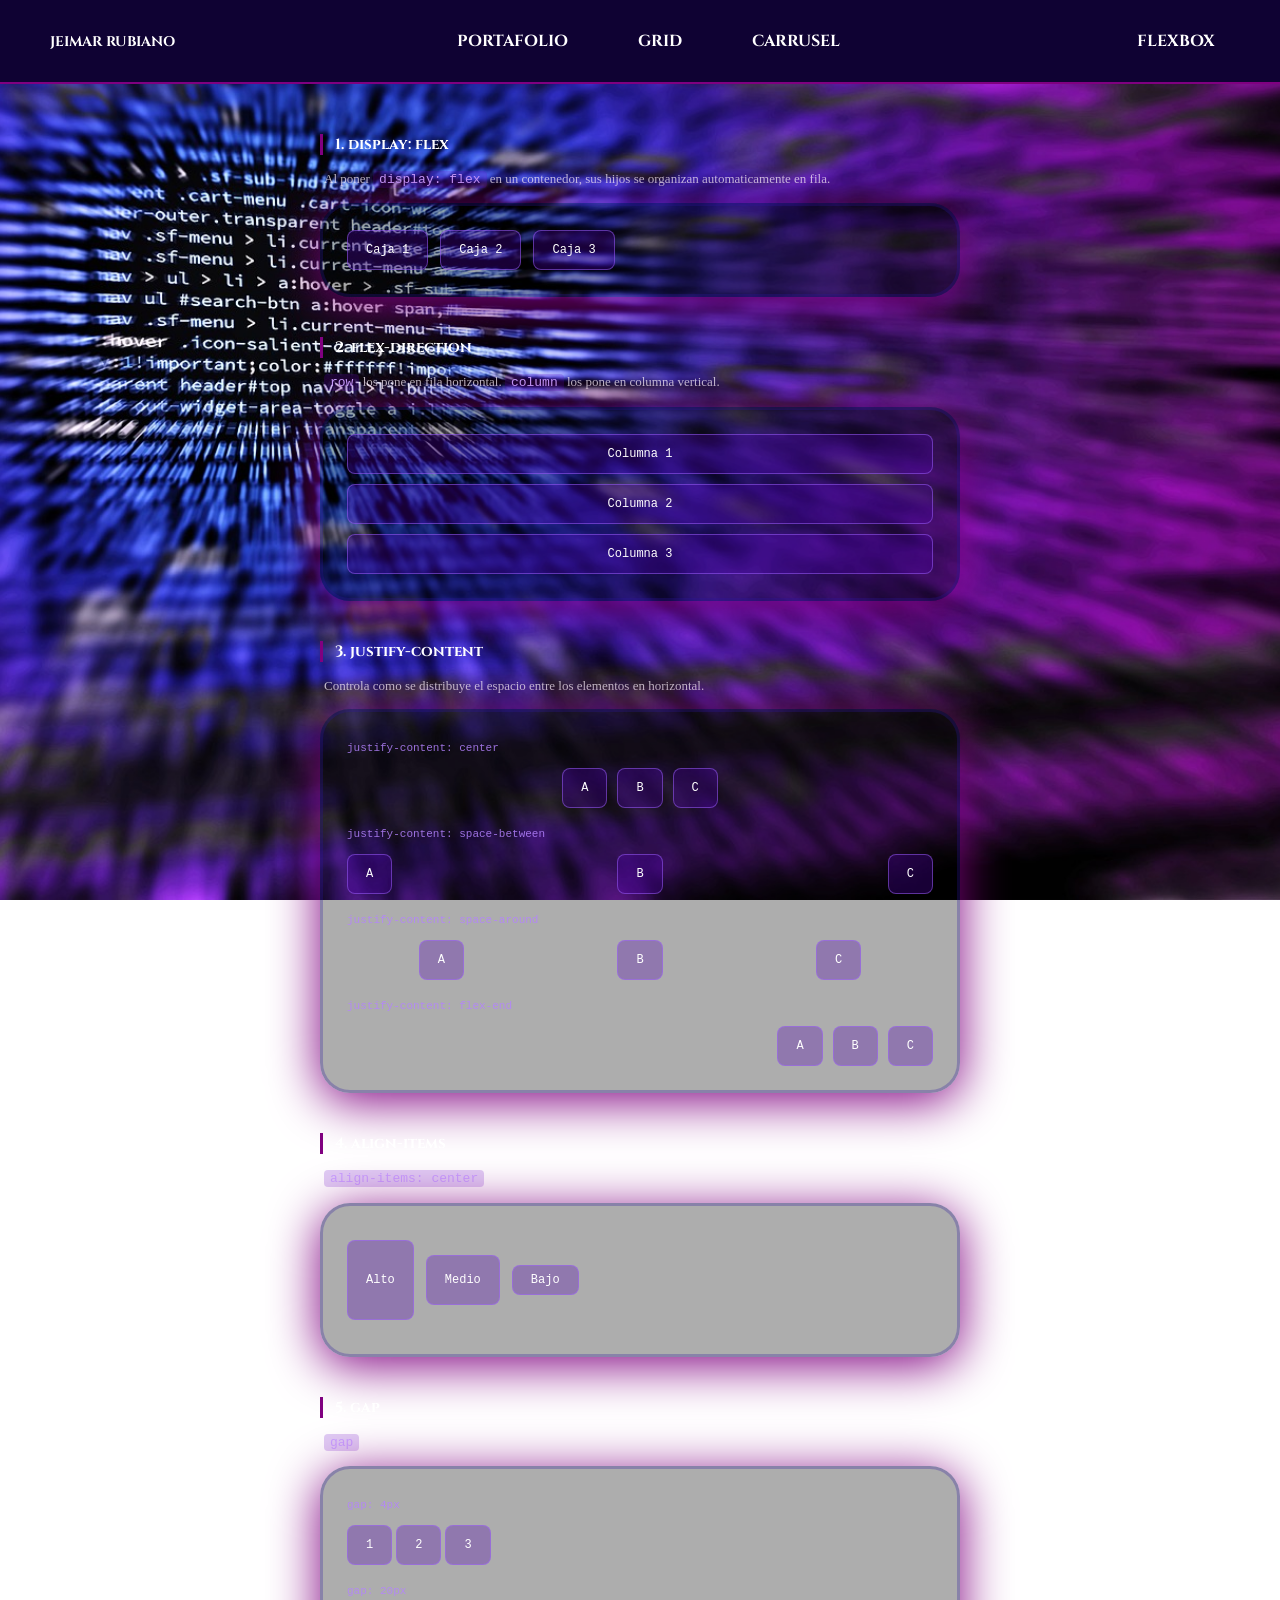
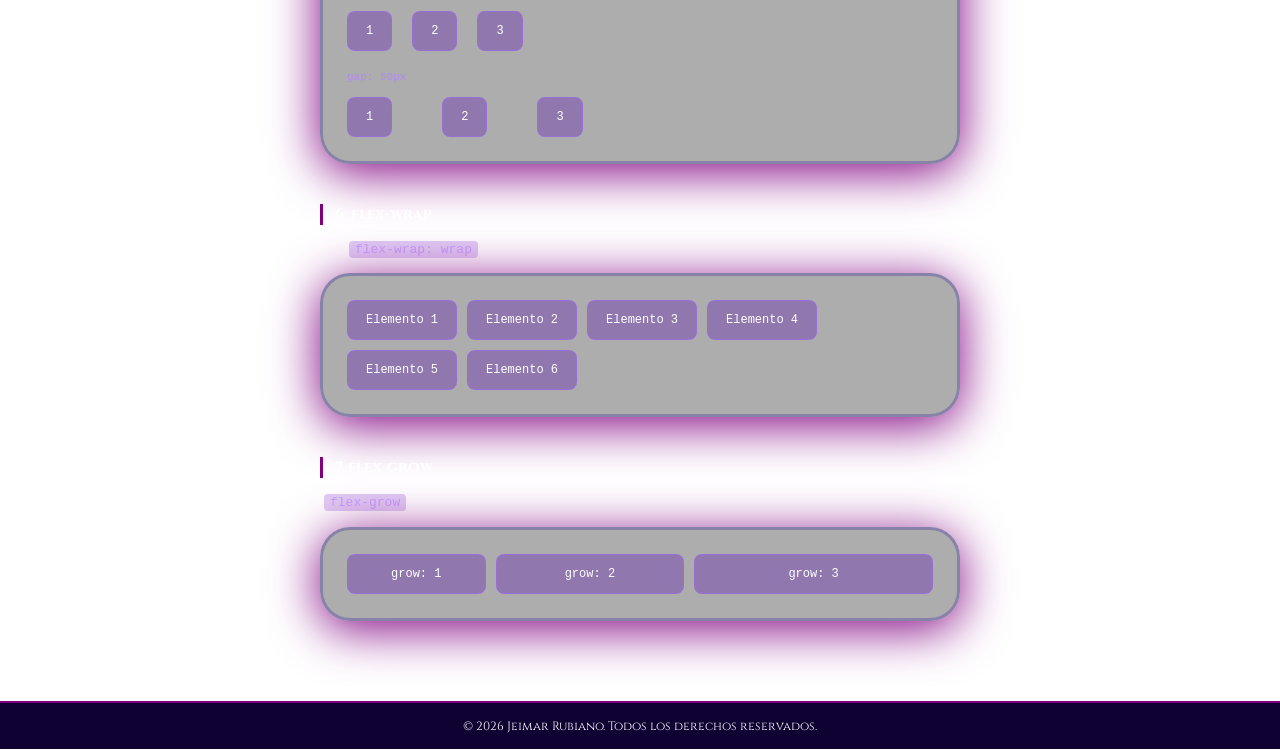
<file: flexbox.html>
<!DOCTYPE html>
<html lang="es">
<head>
    <meta charset="UTF-8">
    <meta name="viewport" content="width=device-width, initial-scale=1.0">
    <title>Flexbox</title>
    <link rel="stylesheet" href="flexbox.css">
    <link rel="preconnect" href="https://fonts.googleapis.com">
    <link rel="preconnect" href="https://fonts.gstatic.com" crossorigin>
    <link href="https://fonts.googleapis.com/css2?family=Cinzel:wght@400..900&display=swap" rel="stylesheet">
</head>
<body>

    <header>
        <div class="logo">JEIMAR RUBIANO</div>
        <nav>
            <a href="Portafolio.html">PORTAFOLIO</a>
            <a href="grid.html">GRID</a>
            <a href="index.html">CARRUSEL</a>
        </nav>
        <div class="logo2">FLEXBOX</div>
    </header>

    <main>

        <!-- 1. display flex -->
        <section class="seccion">
            <h2 class="titulo-seccion">1. display: flex</h2>
            <p class="explicacion">Al poner <span class="cod">display: flex</span> en un contenedor, sus hijos se organizan automaticamente en fila.</p>
            <article class="tarjeta">
                <div class="demo-row">
                    <div class="caja">Caja 1</div>
                    <div class="caja">Caja 2</div>
                    <div class="caja">Caja 3</div>
                </div>
            </article>
        </section>

        <!-- 2. flex-direction -->
        <section class="seccion">
            <h2 class="titulo-seccion">2. flex-direction</h2>
            <p class="explicacion"><span class="cod">row</span> los pone en fila horizontal. <span class="cod">column</span> los pone en columna vertical.</p>
            <article class="tarjeta">
                <div class="demo-column">
                    <div class="caja">Columna 1</div>
                    <div class="caja">Columna 2</div>
                    <div class="caja">Columna 3</div>
                </div>
            </article>
        </section>

        <!-- 3. justify-content -->
        <section class="seccion">
            <h2 class="titulo-seccion">3. justify-content</h2>
            <p class="explicacion">Controla como se distribuye el espacio entre los elementos en horizontal.</p>
            <article class="tarjeta tarjeta-grande">
                <p class="label">justify-content: center</p>
                <div class="demo-fila" style="justify-content: center;">
                    <div class="caja">A</div><div class="caja">B</div><div class="caja">C</div>
                </div>
                <p class="label">justify-content: space-between</p>
                <div class="demo-fila" style="justify-content: space-between;">
                    <div class="caja">A</div><div class="caja">B</div><div class="caja">C</div>
                </div>
                <p class="label">justify-content: space-around</p>
                <div class="demo-fila" style="justify-content: space-around;">
                    <div class="caja">A</div><div class="caja">B</div><div class="caja">C</div>
                </div>
                <p class="label">justify-content: flex-end</p>
                <div class="demo-fila" style="justify-content: flex-end;">
                    <div class="caja">A</div><div class="caja">B</div><div class="caja">C</div>
                </div>
            </article>
        </section>

        <!-- 4. align-items -->
        <section class="seccion">
            <h2 class="titulo-seccion">4. align-items</h2>
            <p class="explicacion"><span class="cod">align-items: center</span> alinea todos los elementos al centro vertical sin importar su altura.</p>
            <article class="tarjeta">
                <div class="demo-align">
                    <div class="caja" style="height:80px;">Alto</div>
                    <div class="caja" style="height:50px;">Medio</div>
                    <div class="caja" style="height:30px;">Bajo</div>
                </div>
            </article>
        </section>

        <!-- 5. gap -->
        <section class="seccion">
            <h2 class="titulo-seccion">5. gap</h2>
            <p class="explicacion"><span class="cod">gap</span> define el espacio entre elementos, sin necesidad de usar margenes.</p>
            <article class="tarjeta tarjeta-grande">
                <p class="label">gap: 4px</p>
                <div class="demo-fila" style="gap: 4px;">
                    <div class="caja">1</div><div class="caja">2</div><div class="caja">3</div>
                </div>
                <p class="label">gap: 20px</p>
                <div class="demo-fila" style="gap: 20px;">
                    <div class="caja">1</div><div class="caja">2</div><div class="caja">3</div>
                </div>
                <p class="label">gap: 50px</p>
                <div class="demo-fila" style="gap: 50px;">
                    <div class="caja">1</div><div class="caja">2</div><div class="caja">3</div>
                </div>
            </article>
        </section>

        <!-- 6. flex-wrap -->
        <section class="seccion">
            <h2 class="titulo-seccion">6. flex-wrap</h2>
            <p class="explicacion">Con <span class="cod">flex-wrap: wrap</span> los elementos saltan a la siguiente linea cuando no caben.</p>
            <article class="tarjeta">
                <div class="demo-wrap">
                    <div class="caja">Elemento 1</div>
                    <div class="caja">Elemento 2</div>
                    <div class="caja">Elemento 3</div>
                    <div class="caja">Elemento 4</div>
                    <div class="caja">Elemento 5</div>
                    <div class="caja">Elemento 6</div>
                </div>
            </article>
        </section>

        <!-- 7. flex-grow -->
        <section class="seccion">
            <h2 class="titulo-seccion">7. flex-grow</h2>
            <p class="explicacion"><span class="cod">flex-grow</span> indica cuanto puede crecer cada elemento. Si uno tiene 2 y otro 1, el primero ocupa el doble.</p>
            <article class="tarjeta">
                <div class="demo-grow">
                    <div class="caja" style="flex-grow:1;">grow: 1</div>
                    <div class="caja" style="flex-grow:2;">grow: 2</div>
                    <div class="caja" style="flex-grow:3;">grow: 3</div>
                </div>
            </article>
        </section>

    </main>

    <footer>
        <div>© 2026 Jeimar Rubiano. Todos los derechos reservados.</div>
    </footer>

</body>
</html>
</file>
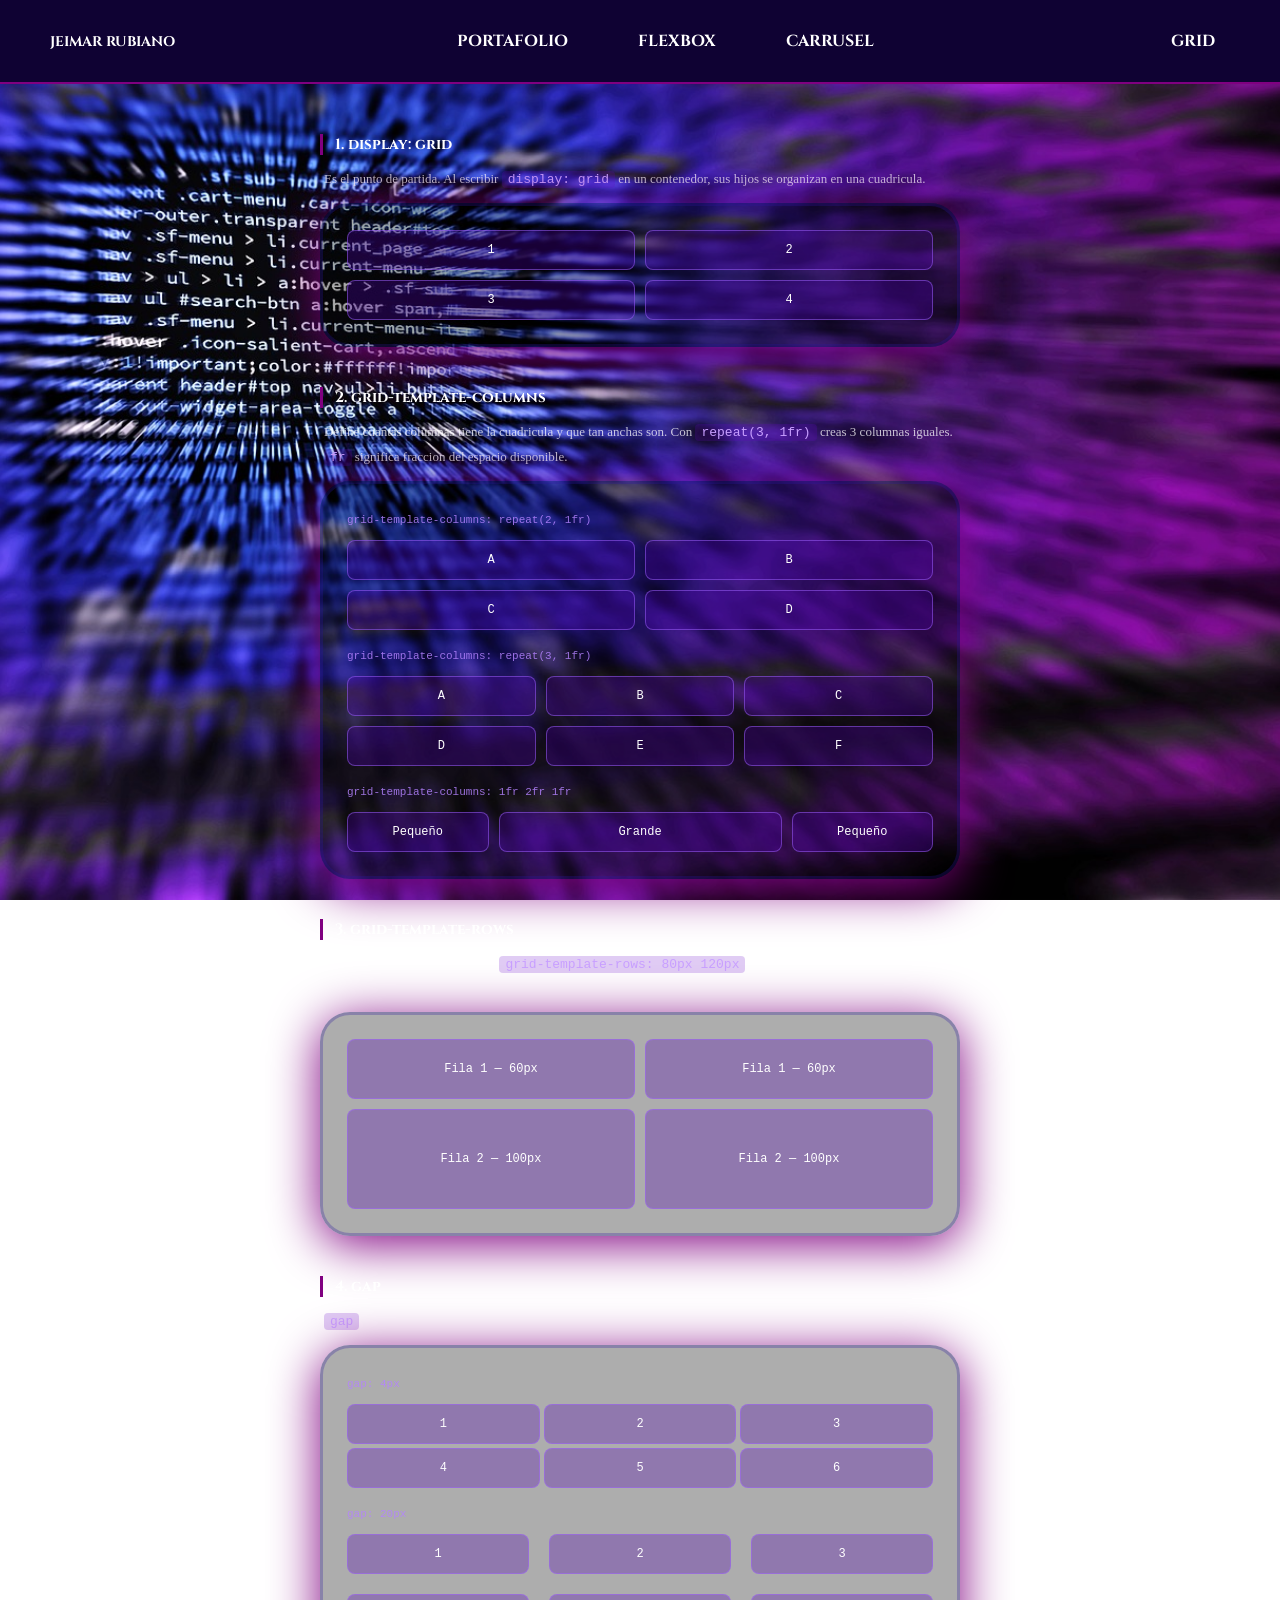
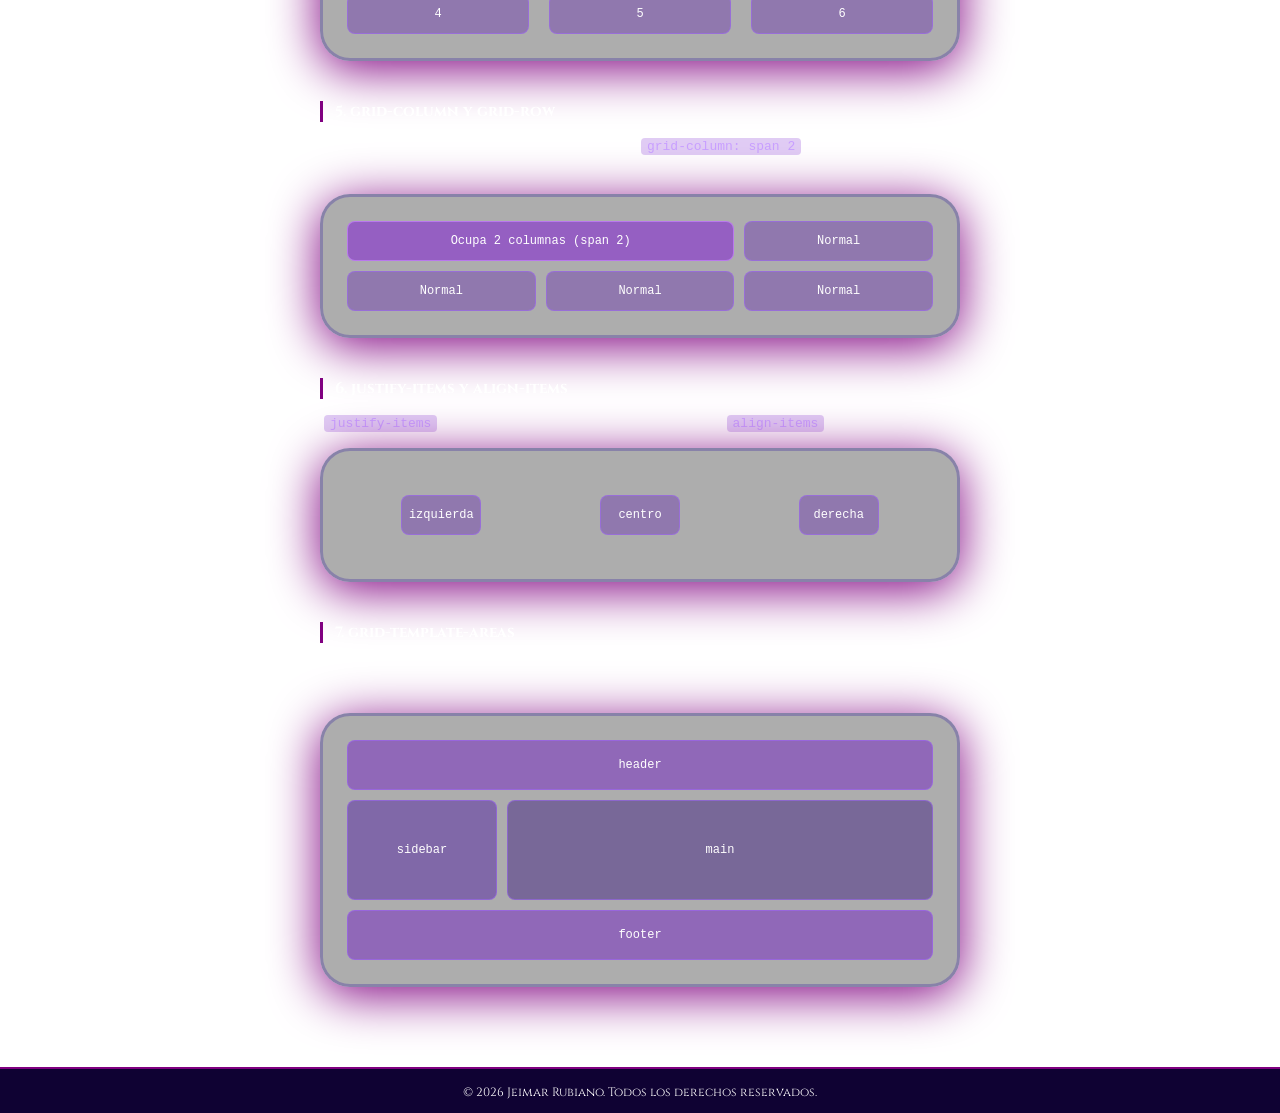
<file: grid.html>
<!DOCTYPE html>
<html lang="es">
<head>
    <meta charset="UTF-8">
    <meta name="viewport" content="width=device-width, initial-scale=1.0">
    <title>Grid</title>
    <link rel="stylesheet" href="grid.css">
    <link rel="preconnect" href="https://fonts.googleapis.com">
    <link rel="preconnect" href="https://fonts.gstatic.com" crossorigin>
    <link href="https://fonts.googleapis.com/css2?family=Cinzel:wght@400..900&display=swap" rel="stylesheet">
</head>
<body>

    <header>
        <div class="logo">JEIMAR RUBIANO</div>
        <nav>
            <a href="Portafolio.html">PORTAFOLIO</a>
            <a href="flexbox.html">FLEXBOX</a>
            <a href="index.html">CARRUSEL</a>
        </nav>
        <div class="logo2">GRID</div>
    </header>

    <main>

        <!-- 1. display: grid -->
        <section class="seccion">
            <h2 class="titulo-seccion">1. display: grid</h2>
            <p class="explicacion">Es el punto de partida. Al escribir <span class="cod">display: grid</span> en un contenedor, sus hijos se organizan en una cuadricula.</p>
            <article class="tarjeta">
                <div class="demo-basico">
                    <div class="caja">1</div>
                    <div class="caja">2</div>
                    <div class="caja">3</div>
                    <div class="caja">4</div>
                </div>
            </article>
        </section>

        <!-- 2. grid-template-columns -->
        <section class="seccion">
            <h2 class="titulo-seccion">2. grid-template-columns</h2>
            <p class="explicacion">Define cuantas columnas tiene la cuadricula y que tan anchas son. Con <span class="cod">repeat(3, 1fr)</span> creas 3 columnas iguales. <span class="cod">fr</span> significa fraccion del espacio disponible.</p>
            <article class="tarjeta tarjeta-grande">
                <p class="label">grid-template-columns: repeat(2, 1fr)</p>
                <div class="demo-2col">
                    <div class="caja">A</div><div class="caja">B</div>
                    <div class="caja">C</div><div class="caja">D</div>
                </div>
                <p class="label">grid-template-columns: repeat(3, 1fr)</p>
                <div class="demo-3col">
                    <div class="caja">A</div><div class="caja">B</div><div class="caja">C</div>
                    <div class="caja">D</div><div class="caja">E</div><div class="caja">F</div>
                </div>
                <p class="label">grid-template-columns: 1fr 2fr 1fr</p>
                <div class="demo-desigual">
                    <div class="caja">Pequeño</div>
                    <div class="caja">Grande</div>
                    <div class="caja">Pequeño</div>
                </div>
            </article>
        </section>

        <!-- 3. grid-template-rows -->
        <section class="seccion">
            <h2 class="titulo-seccion">3. grid-template-rows</h2>
            <p class="explicacion">Define la altura de cada fila. Con <span class="cod">grid-template-rows: 80px 120px</span> la primera fila mide 80px y la segunda 120px.</p>
            <article class="tarjeta">
                <div class="demo-rows">
                    <div class="caja">Fila 1 — 60px</div>
                    <div class="caja">Fila 1 — 60px</div>
                    <div class="caja">Fila 2 — 100px</div>
                    <div class="caja">Fila 2 — 100px</div>
                </div>
            </article>
        </section>

        <!-- 4. gap -->
        <section class="seccion">
            <h2 class="titulo-seccion">4. gap</h2>
            <p class="explicacion"><span class="cod">gap</span> funciona igual que en Flexbox: define el espacio entre filas y columnas al mismo tiempo.</p>
            <article class="tarjeta tarjeta-grande">
                <p class="label">gap: 4px</p>
                <div class="demo-gap-small">
                    <div class="caja">1</div><div class="caja">2</div><div class="caja">3</div>
                    <div class="caja">4</div><div class="caja">5</div><div class="caja">6</div>
                </div>
                <p class="label">gap: 20px</p>
                <div class="demo-gap-large">
                    <div class="caja">1</div><div class="caja">2</div><div class="caja">3</div>
                    <div class="caja">4</div><div class="caja">5</div><div class="caja">6</div>
                </div>
            </article>
        </section>

        <!-- 5. grid-column y grid-row (span) -->
        <section class="seccion">
            <h2 class="titulo-seccion">5. grid-column y grid-row</h2>
            <p class="explicacion">Permiten que un elemento ocupe mas de una columna o fila. <span class="cod">grid-column: span 2</span> hace que ese elemento se extienda por 2 columnas.</p>
            <article class="tarjeta">
                <div class="demo-span">
                    <div class="caja caja-span">Ocupa 2 columnas (span 2)</div>
                    <div class="caja">Normal</div>
                    <div class="caja">Normal</div>
                    <div class="caja">Normal</div>
                    <div class="caja">Normal</div>
                </div>
            </article>
        </section>

        <!-- 6. justify-items y align-items -->
        <section class="seccion">
            <h2 class="titulo-seccion">6. justify-items y align-items</h2>
            <p class="explicacion"><span class="cod">justify-items</span> alinea el contenido dentro de cada celda en horizontal. <span class="cod">align-items</span> lo hace en vertical.</p>
            <article class="tarjeta">
                <div class="demo-align">
                    <div class="caja caja-chico">izquierda</div>
                    <div class="caja caja-chico">centro</div>
                    <div class="caja caja-chico">derecha</div>
                </div>
            </article>
        </section>

        <!-- 7. grid-template-areas -->
        <section class="seccion">
            <h2 class="titulo-seccion">7. grid-template-areas</h2>
            <p class="explicacion">Es la propiedad mas poderosa de Grid. Te permite nombrar zonas del layout como si fuera un mapa. Muy usada para estructurar paginas completas.</p>
            <article class="tarjeta">
                <div class="demo-areas">
                    <div class="caja area-header">header</div>
                    <div class="caja area-sidebar">sidebar</div>
                    <div class="caja area-main">main</div>
                    <div class="caja area-footer">footer</div>
                </div>
            </article>
        </section>

    </main>

    <footer>
        <div>© 2026 Jeimar Rubiano. Todos los derechos reservados.</div>
    </footer>

</body>
</html>
</file>
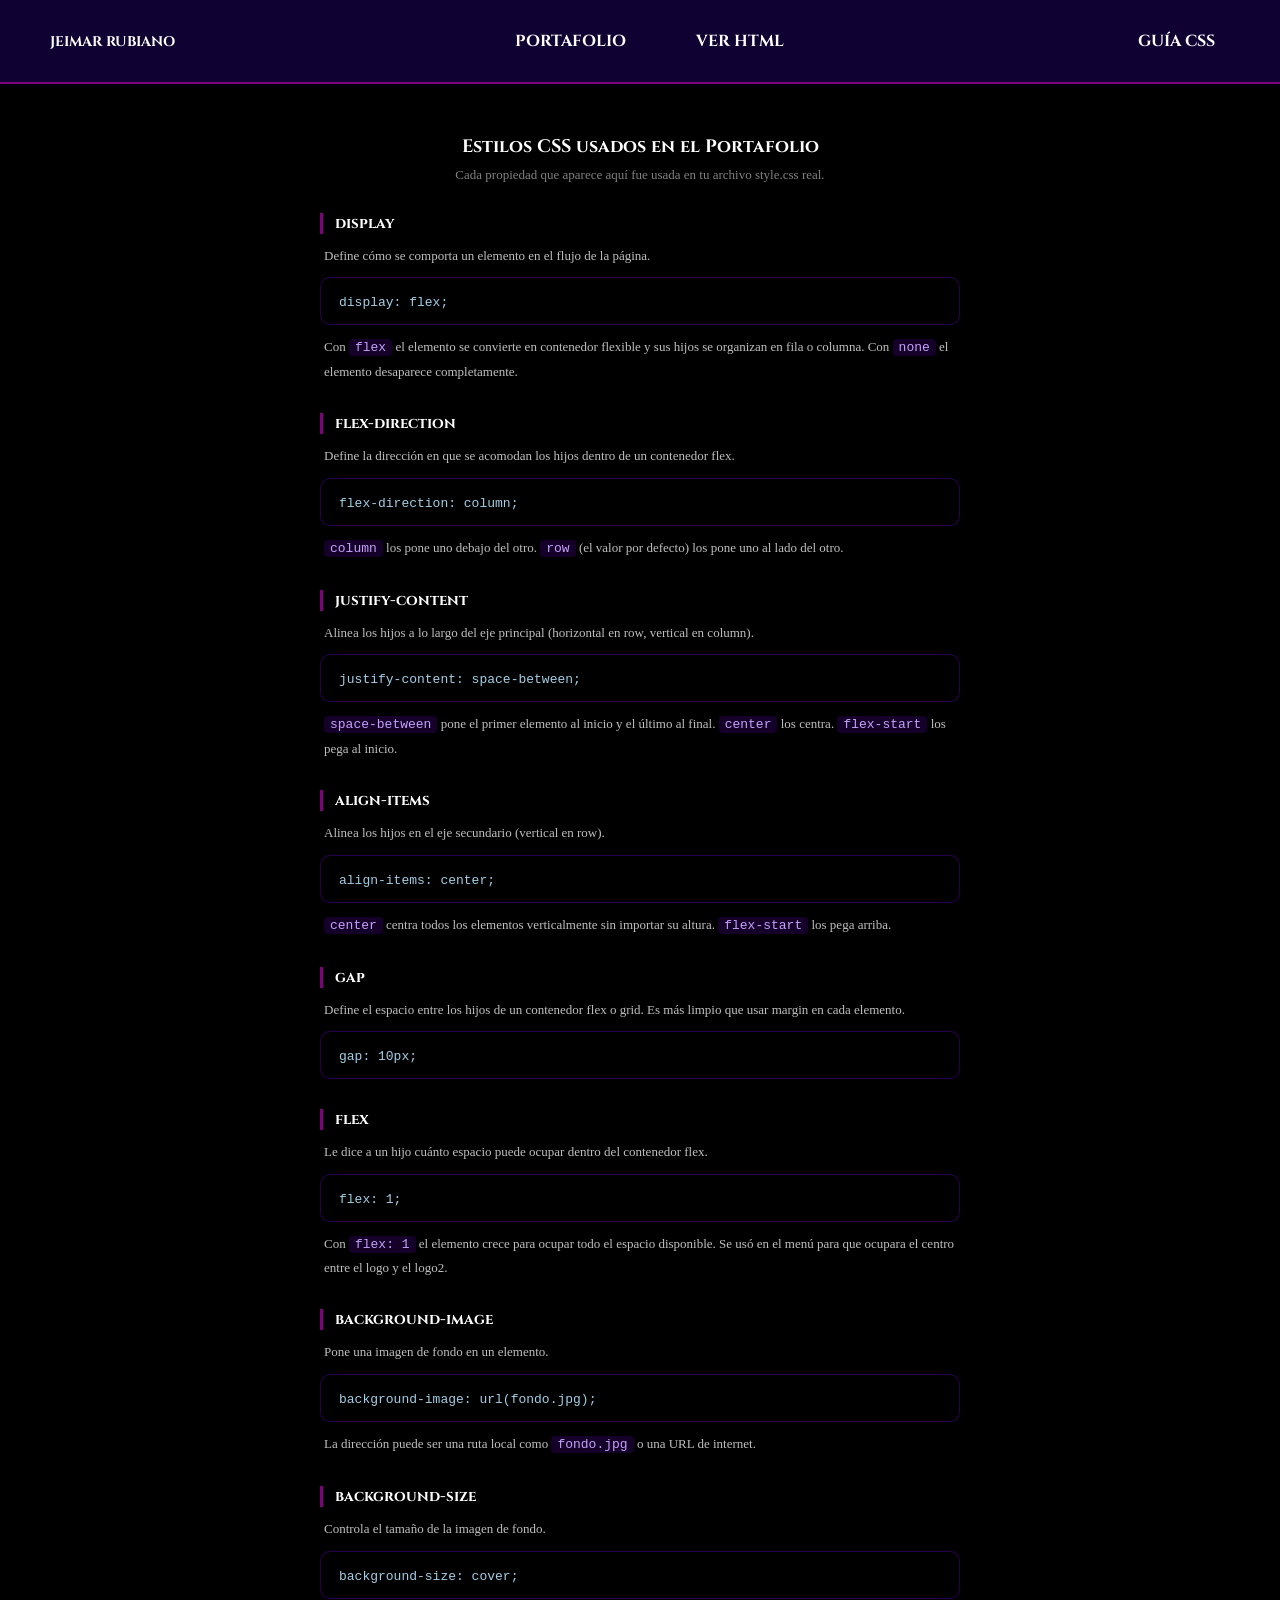
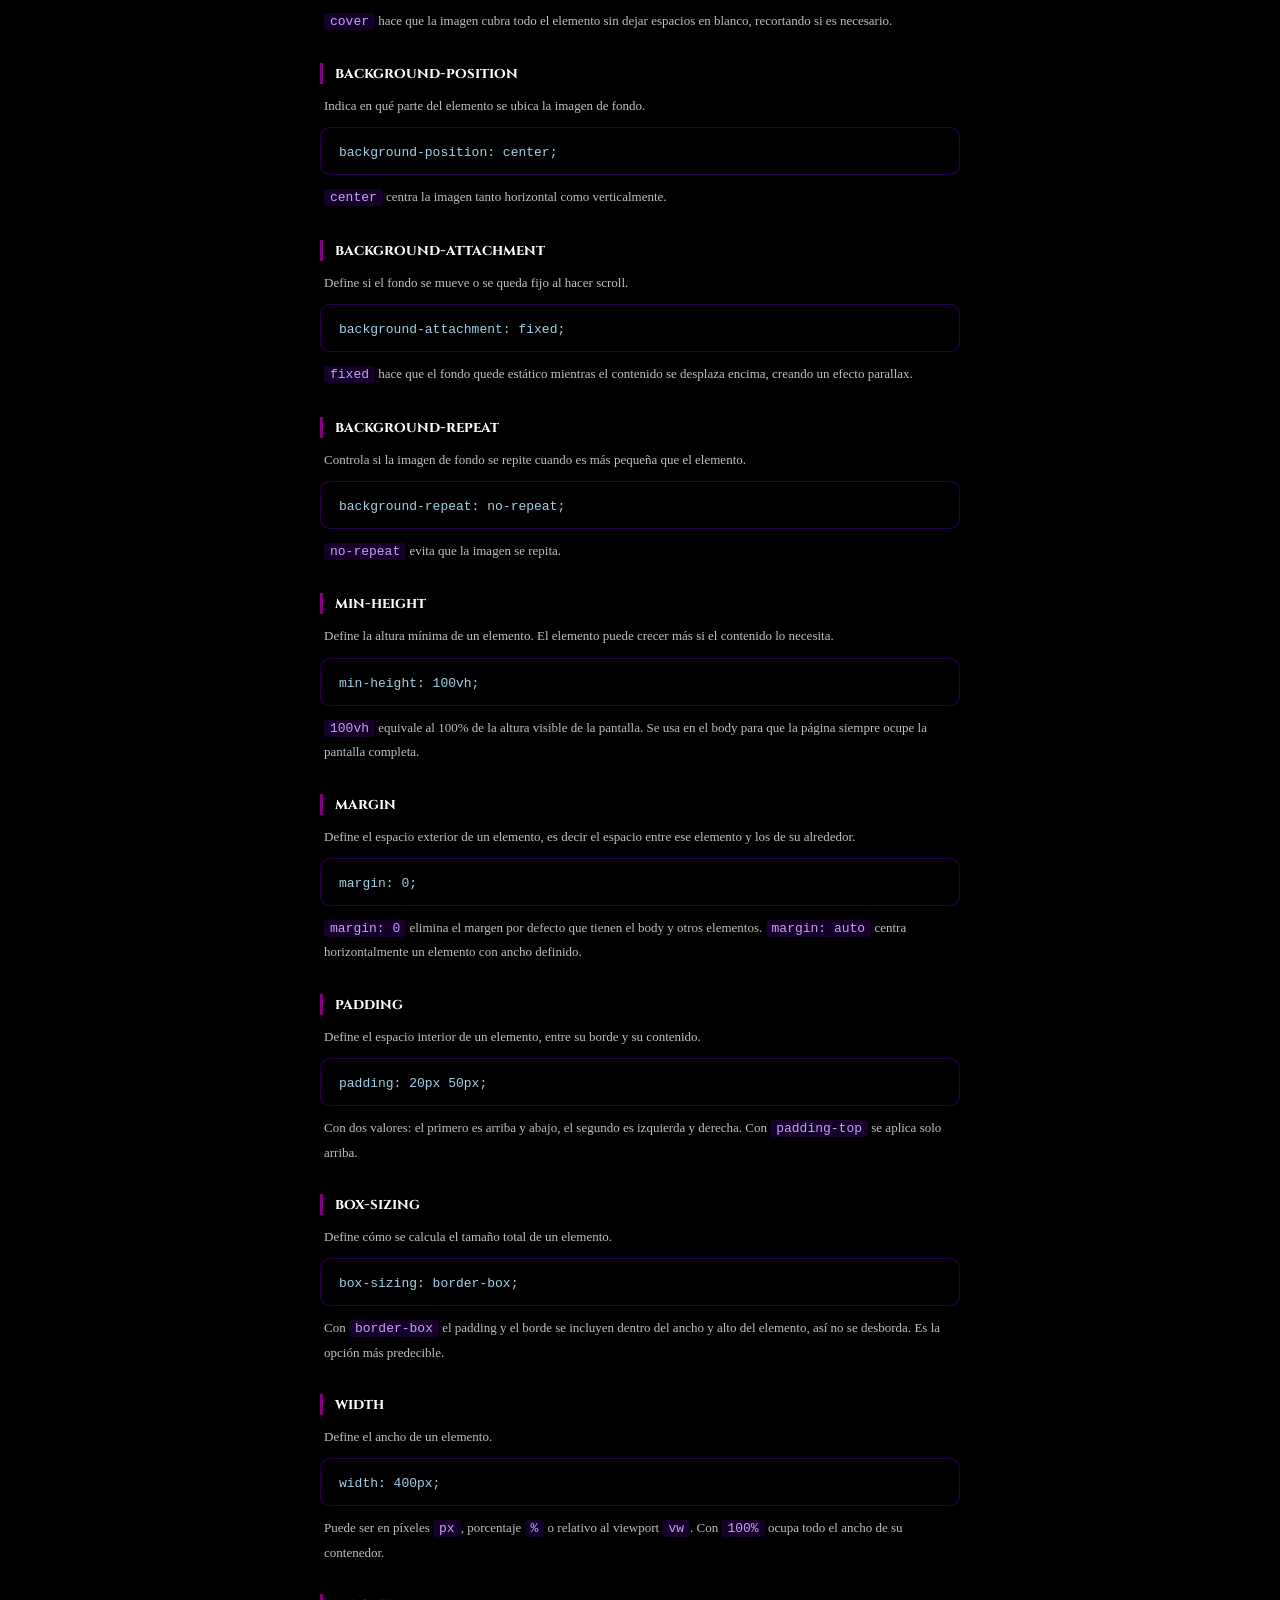
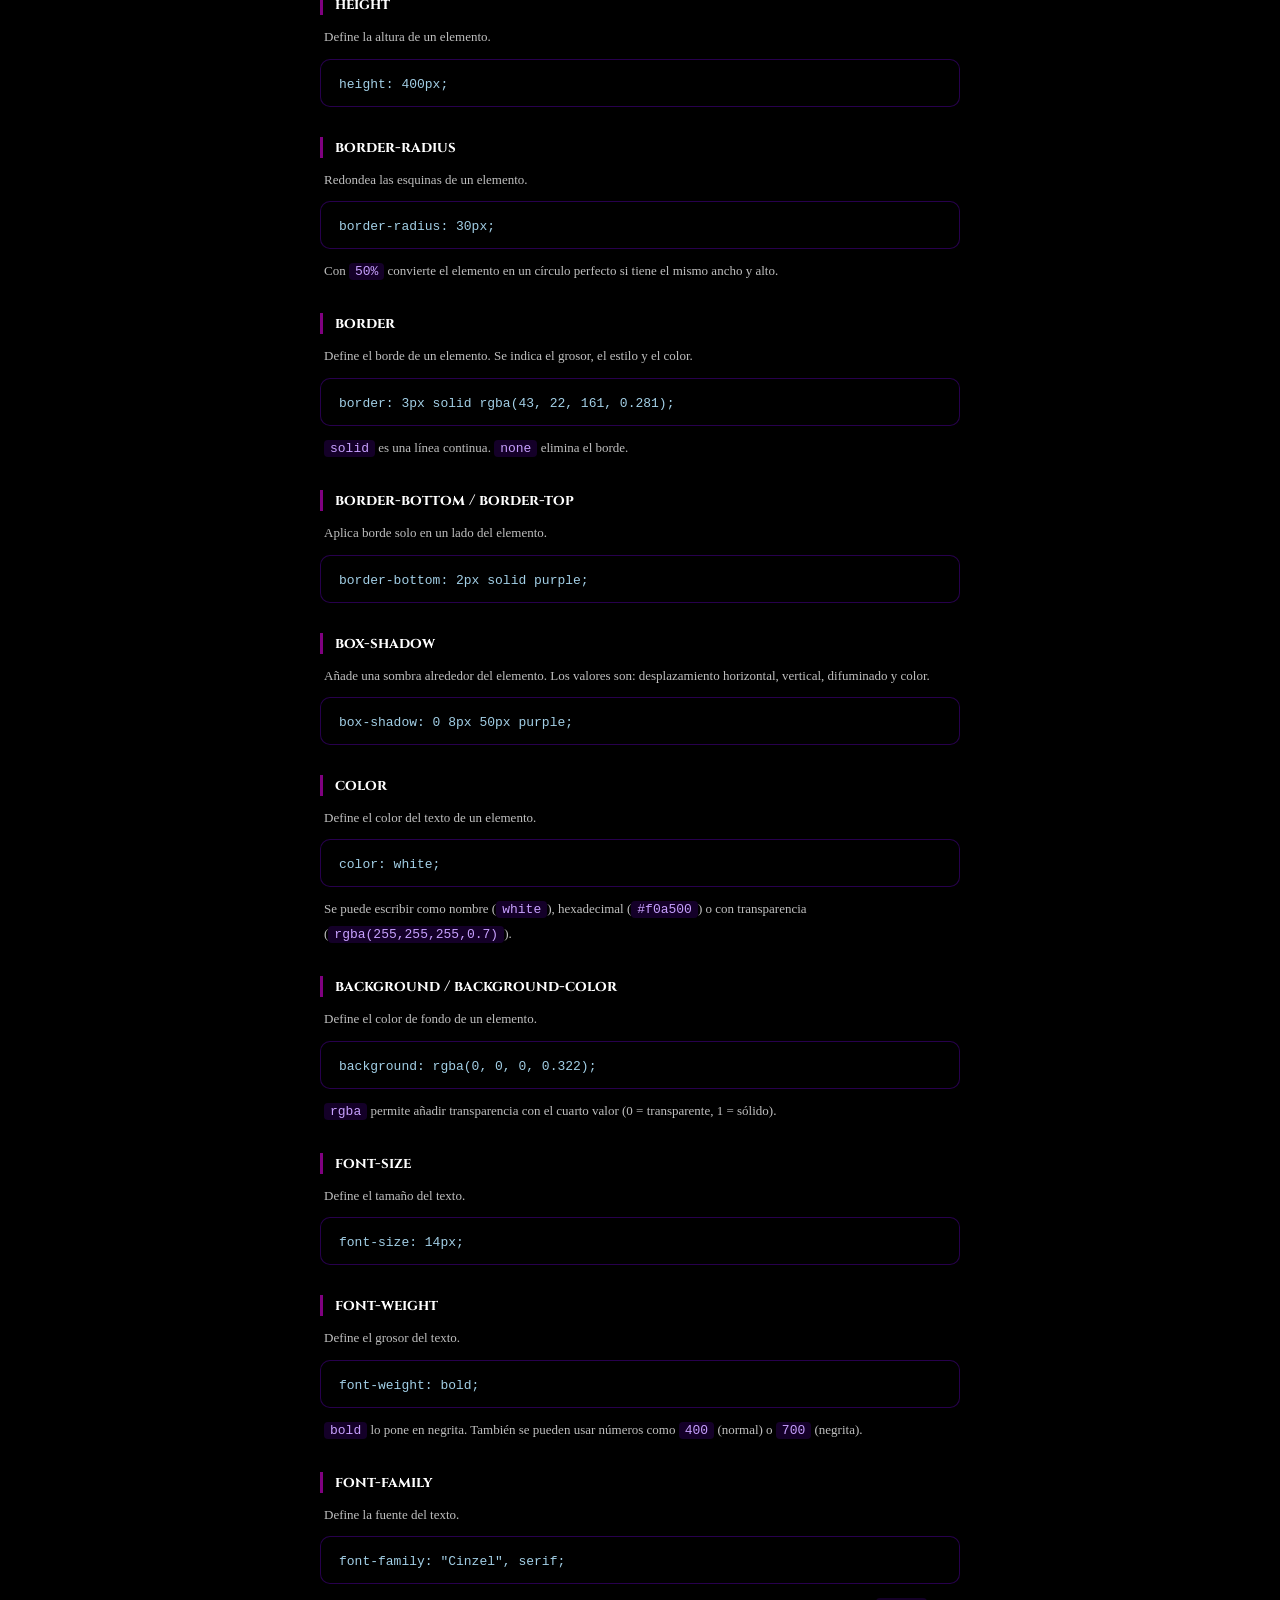
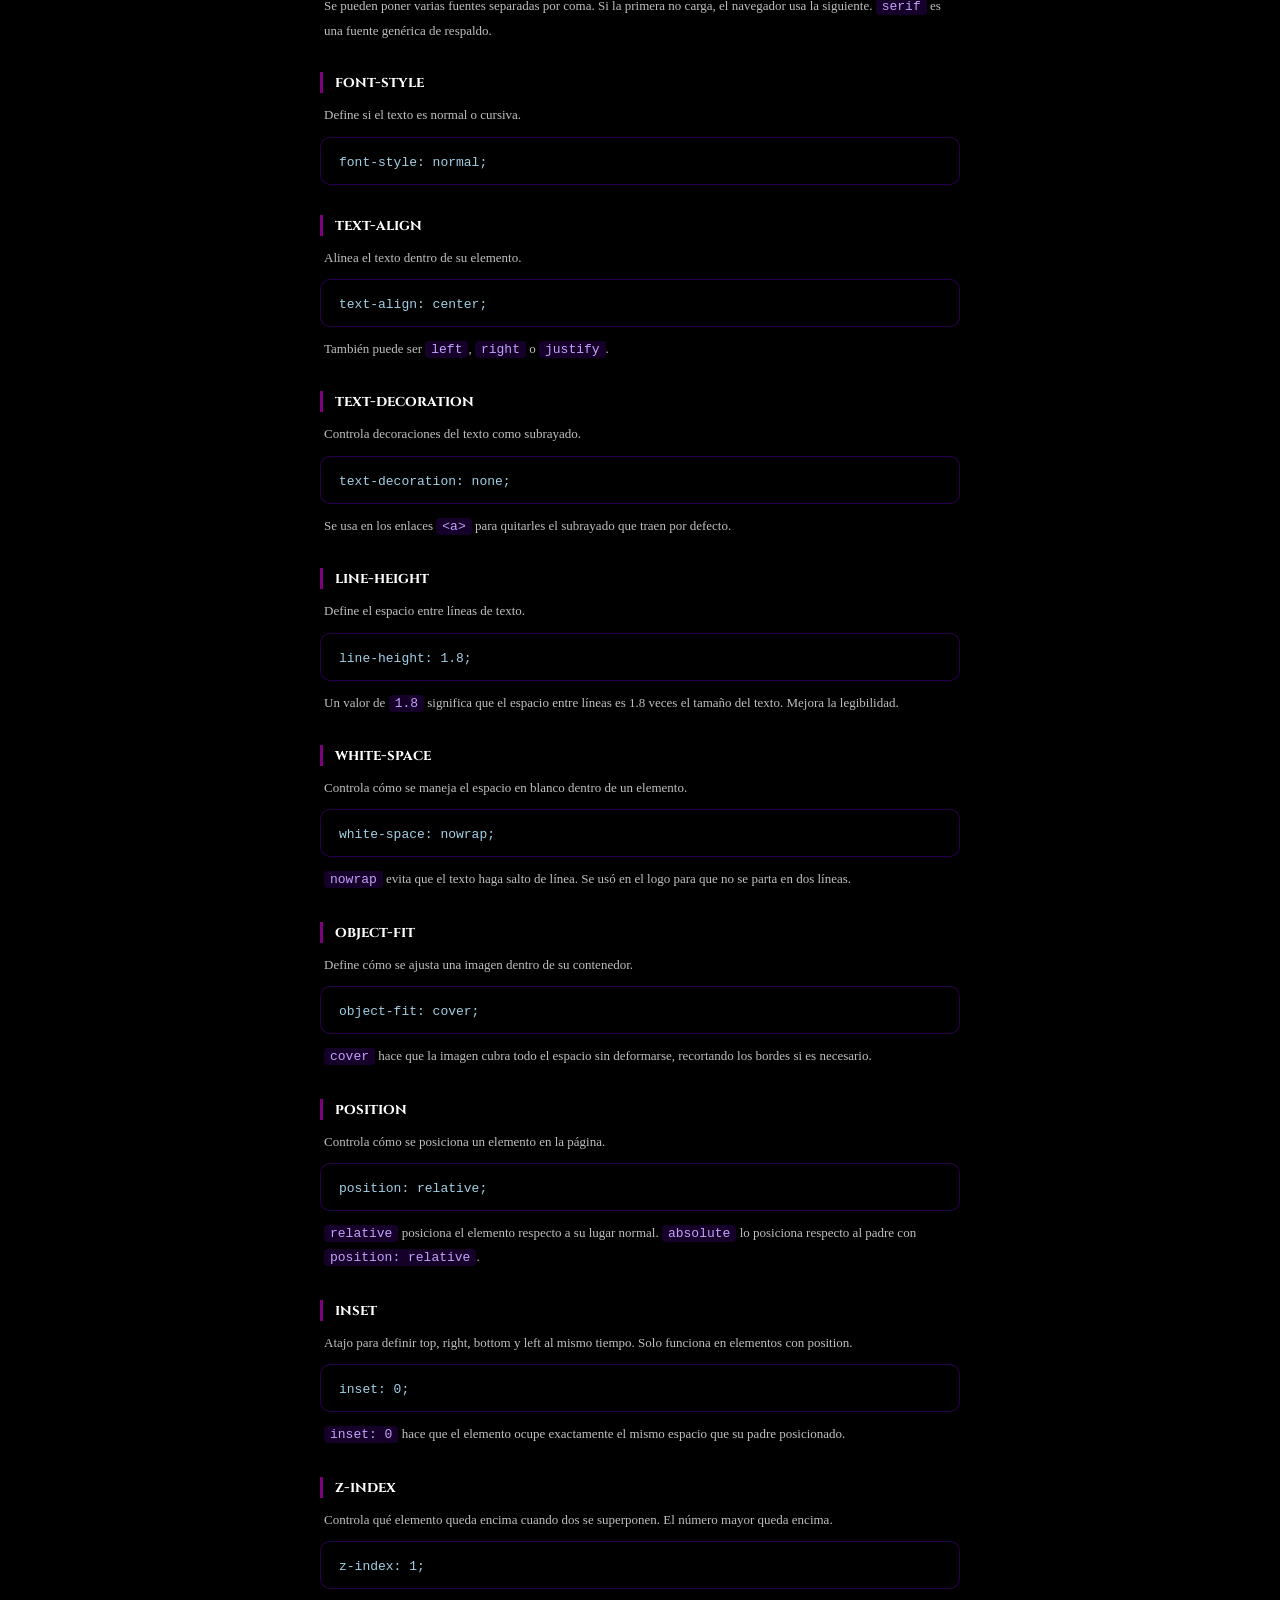
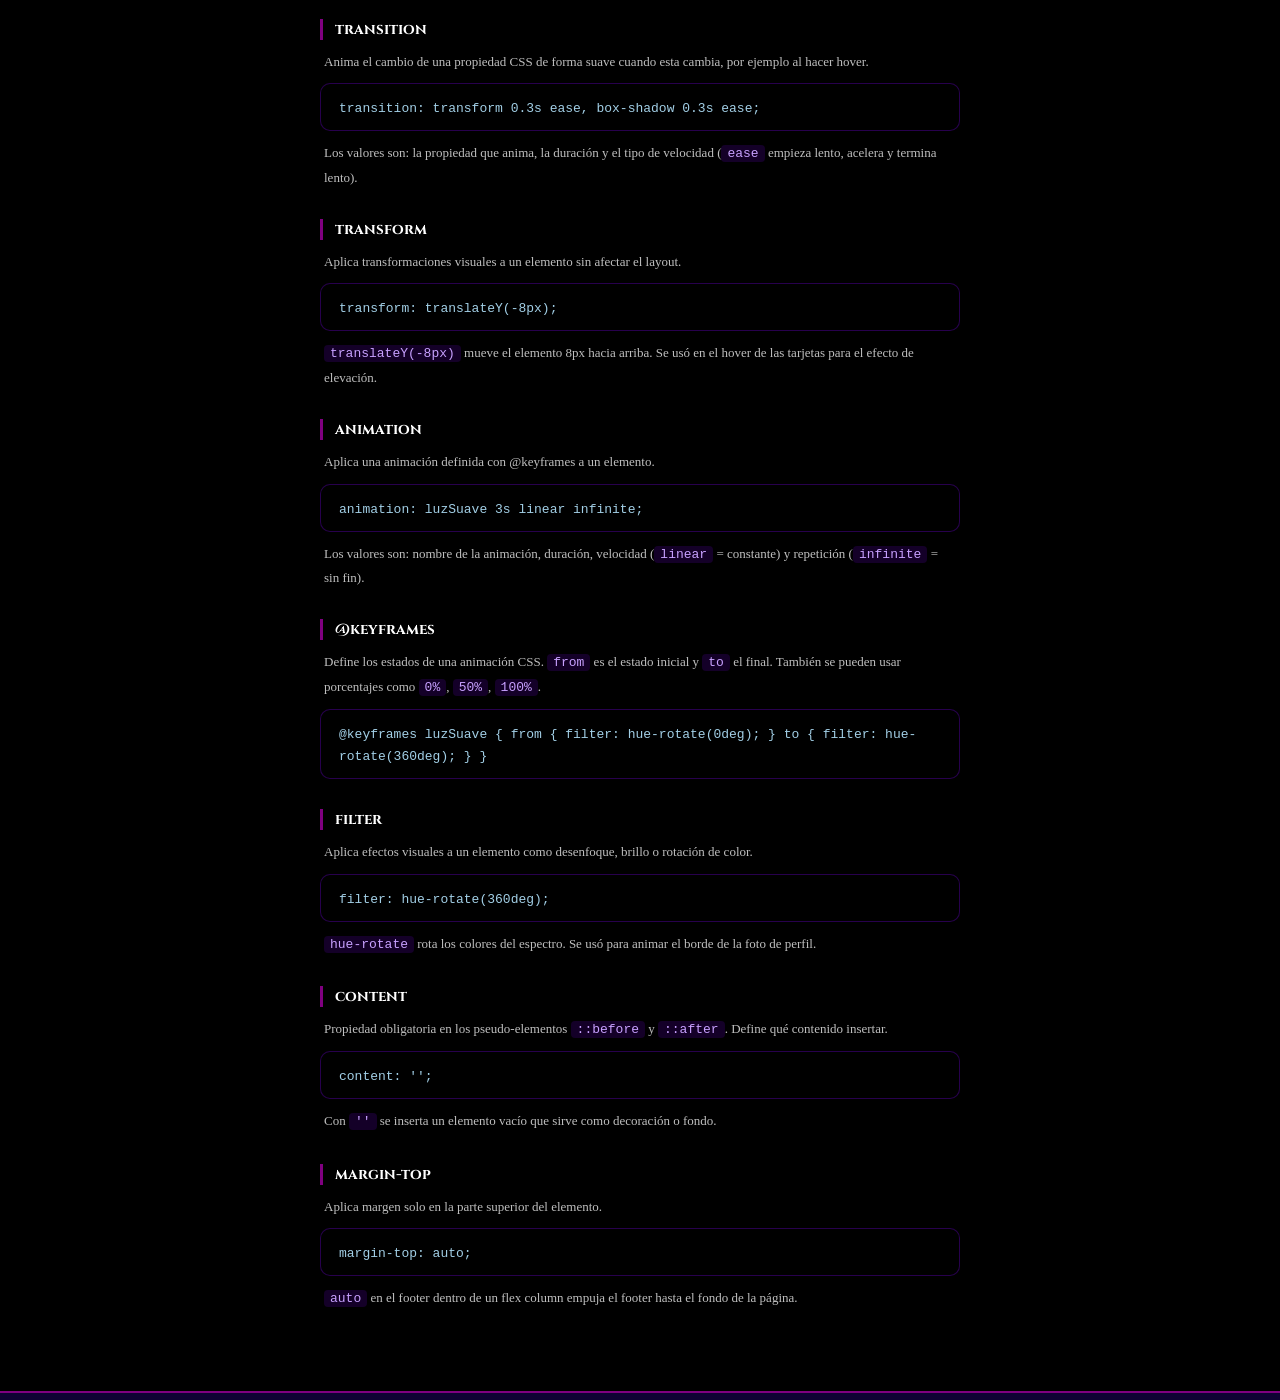
<file: guia-css.html>
<!DOCTYPE html>
<html lang="es">
<head>
    <meta charset="UTF-8">
    <meta name="viewport" content="width=device-width, initial-scale=1.0">
    <title>Estilos CSS - Portafolio</title>
    <link rel="stylesheet" href="guia.css">
    <link rel="preconnect" href="https://fonts.googleapis.com">
    <link rel="preconnect" href="https://fonts.gstatic.com" crossorigin>
    <link href="https://fonts.googleapis.com/css2?family=Cinzel:wght@400..900&display=swap" rel="stylesheet">
</head>
<body>

    <header>
        <div class="logo">JEIMAR RUBIANO</div>
        <nav>
            <a href="Portafolio.html">PORTAFOLIO</a>
            <a href="guia-html.html">VER HTML</a>
        </nav>
        <div class="logo2">GUÍA CSS</div>
    </header>

    <main>

        <div class="intro">
            <h2 class="titulo-intro">Estilos CSS usados en el Portafolio</h2>
            <p class="sub-intro">Cada propiedad que aparece aquí fue usada en tu archivo style.css real.</p>
        </div>

        <!-- display -->
        <section class="seccion">
            <h2 class="titulo-seccion">display</h2>
            <p class="explicacion">Define cómo se comporta un elemento en el flujo de la página.</p>
            <div class="ejemplo"><code>display: flex;</code></div>
            <p class="explicacion">Con <span class="cod">flex</span> el elemento se convierte en contenedor flexible y sus hijos se organizan en fila o columna. Con <span class="cod">none</span> el elemento desaparece completamente.</p>
        </section>

        <!-- flex-direction -->
        <section class="seccion">
            <h2 class="titulo-seccion">flex-direction</h2>
            <p class="explicacion">Define la dirección en que se acomodan los hijos dentro de un contenedor flex.</p>
            <div class="ejemplo"><code>flex-direction: column;</code></div>
            <p class="explicacion"><span class="cod">column</span> los pone uno debajo del otro. <span class="cod">row</span> (el valor por defecto) los pone uno al lado del otro.</p>
        </section>

        <!-- justify-content -->
        <section class="seccion">
            <h2 class="titulo-seccion">justify-content</h2>
            <p class="explicacion">Alinea los hijos a lo largo del eje principal (horizontal en row, vertical en column).</p>
            <div class="ejemplo"><code>justify-content: space-between;</code></div>
            <p class="explicacion"><span class="cod">space-between</span> pone el primer elemento al inicio y el último al final. <span class="cod">center</span> los centra. <span class="cod">flex-start</span> los pega al inicio.</p>
        </section>

        <!-- align-items -->
        <section class="seccion">
            <h2 class="titulo-seccion">align-items</h2>
            <p class="explicacion">Alinea los hijos en el eje secundario (vertical en row).</p>
            <div class="ejemplo"><code>align-items: center;</code></div>
            <p class="explicacion"><span class="cod">center</span> centra todos los elementos verticalmente sin importar su altura. <span class="cod">flex-start</span> los pega arriba.</p>
        </section>

        <!-- gap -->
        <section class="seccion">
            <h2 class="titulo-seccion">gap</h2>
            <p class="explicacion">Define el espacio entre los hijos de un contenedor flex o grid. Es más limpio que usar margin en cada elemento.</p>
            <div class="ejemplo"><code>gap: 10px;</code></div>
        </section>

        <!-- flex -->
        <section class="seccion">
            <h2 class="titulo-seccion">flex</h2>
            <p class="explicacion">Le dice a un hijo cuánto espacio puede ocupar dentro del contenedor flex.</p>
            <div class="ejemplo"><code>flex: 1;</code></div>
            <p class="explicacion">Con <span class="cod">flex: 1</span> el elemento crece para ocupar todo el espacio disponible. Se usó en el menú para que ocupara el centro entre el logo y el logo2.</p>
        </section>

        <!-- background-image -->
        <section class="seccion">
            <h2 class="titulo-seccion">background-image</h2>
            <p class="explicacion">Pone una imagen de fondo en un elemento.</p>
            <div class="ejemplo"><code>background-image: url(fondo.jpg);</code></div>
            <p class="explicacion">La dirección puede ser una ruta local como <span class="cod">fondo.jpg</span> o una URL de internet.</p>
        </section>

        <!-- background-size -->
        <section class="seccion">
            <h2 class="titulo-seccion">background-size</h2>
            <p class="explicacion">Controla el tamaño de la imagen de fondo.</p>
            <div class="ejemplo"><code>background-size: cover;</code></div>
            <p class="explicacion"><span class="cod">cover</span> hace que la imagen cubra todo el elemento sin dejar espacios en blanco, recortando si es necesario.</p>
        </section>

        <!-- background-position -->
        <section class="seccion">
            <h2 class="titulo-seccion">background-position</h2>
            <p class="explicacion">Indica en qué parte del elemento se ubica la imagen de fondo.</p>
            <div class="ejemplo"><code>background-position: center;</code></div>
            <p class="explicacion"><span class="cod">center</span> centra la imagen tanto horizontal como verticalmente.</p>
        </section>

        <!-- background-attachment -->
        <section class="seccion">
            <h2 class="titulo-seccion">background-attachment</h2>
            <p class="explicacion">Define si el fondo se mueve o se queda fijo al hacer scroll.</p>
            <div class="ejemplo"><code>background-attachment: fixed;</code></div>
            <p class="explicacion"><span class="cod">fixed</span> hace que el fondo quede estático mientras el contenido se desplaza encima, creando un efecto parallax.</p>
        </section>

        <!-- background-repeat -->
        <section class="seccion">
            <h2 class="titulo-seccion">background-repeat</h2>
            <p class="explicacion">Controla si la imagen de fondo se repite cuando es más pequeña que el elemento.</p>
            <div class="ejemplo"><code>background-repeat: no-repeat;</code></div>
            <p class="explicacion"><span class="cod">no-repeat</span> evita que la imagen se repita.</p>
        </section>

        <!-- min-height -->
        <section class="seccion">
            <h2 class="titulo-seccion">min-height</h2>
            <p class="explicacion">Define la altura mínima de un elemento. El elemento puede crecer más si el contenido lo necesita.</p>
            <div class="ejemplo"><code>min-height: 100vh;</code></div>
            <p class="explicacion"><span class="cod">100vh</span> equivale al 100% de la altura visible de la pantalla. Se usa en el body para que la página siempre ocupe la pantalla completa.</p>
        </section>

        <!-- margin -->
        <section class="seccion">
            <h2 class="titulo-seccion">margin</h2>
            <p class="explicacion">Define el espacio exterior de un elemento, es decir el espacio entre ese elemento y los de su alrededor.</p>
            <div class="ejemplo"><code>margin: 0;</code></div>
            <p class="explicacion"><span class="cod">margin: 0</span> elimina el margen por defecto que tienen el body y otros elementos. <span class="cod">margin: auto</span> centra horizontalmente un elemento con ancho definido.</p>
        </section>

        <!-- padding -->
        <section class="seccion">
            <h2 class="titulo-seccion">padding</h2>
            <p class="explicacion">Define el espacio interior de un elemento, entre su borde y su contenido.</p>
            <div class="ejemplo"><code>padding: 20px 50px;</code></div>
            <p class="explicacion">Con dos valores: el primero es arriba y abajo, el segundo es izquierda y derecha. Con <span class="cod">padding-top</span> se aplica solo arriba.</p>
        </section>

        <!-- box-sizing -->
        <section class="seccion">
            <h2 class="titulo-seccion">box-sizing</h2>
            <p class="explicacion">Define cómo se calcula el tamaño total de un elemento.</p>
            <div class="ejemplo"><code>box-sizing: border-box;</code></div>
            <p class="explicacion">Con <span class="cod">border-box</span> el padding y el borde se incluyen dentro del ancho y alto del elemento, así no se desborda. Es la opción más predecible.</p>
        </section>

        <!-- width -->
        <section class="seccion">
            <h2 class="titulo-seccion">width</h2>
            <p class="explicacion">Define el ancho de un elemento.</p>
            <div class="ejemplo"><code>width: 400px;</code></div>
            <p class="explicacion">Puede ser en píxeles <span class="cod">px</span>, porcentaje <span class="cod">%</span> o relativo al viewport <span class="cod">vw</span>. Con <span class="cod">100%</span> ocupa todo el ancho de su contenedor.</p>
        </section>

        <!-- height -->
        <section class="seccion">
            <h2 class="titulo-seccion">height</h2>
            <p class="explicacion">Define la altura de un elemento.</p>
            <div class="ejemplo"><code>height: 400px;</code></div>
        </section>

        <!-- border-radius -->
        <section class="seccion">
            <h2 class="titulo-seccion">border-radius</h2>
            <p class="explicacion">Redondea las esquinas de un elemento.</p>
            <div class="ejemplo"><code>border-radius: 30px;</code></div>
            <p class="explicacion">Con <span class="cod">50%</span> convierte el elemento en un círculo perfecto si tiene el mismo ancho y alto.</p>
        </section>

        <!-- border -->
        <section class="seccion">
            <h2 class="titulo-seccion">border</h2>
            <p class="explicacion">Define el borde de un elemento. Se indica el grosor, el estilo y el color.</p>
            <div class="ejemplo"><code>border: 3px solid rgba(43, 22, 161, 0.281);</code></div>
            <p class="explicacion"><span class="cod">solid</span> es una línea continua. <span class="cod">none</span> elimina el borde.</p>
        </section>

        <!-- border-bottom / border-top -->
        <section class="seccion">
            <h2 class="titulo-seccion">border-bottom / border-top</h2>
            <p class="explicacion">Aplica borde solo en un lado del elemento.</p>
            <div class="ejemplo"><code>border-bottom: 2px solid purple;</code></div>
        </section>

        <!-- box-shadow -->
        <section class="seccion">
            <h2 class="titulo-seccion">box-shadow</h2>
            <p class="explicacion">Añade una sombra alrededor del elemento. Los valores son: desplazamiento horizontal, vertical, difuminado y color.</p>
            <div class="ejemplo"><code>box-shadow: 0 8px 50px purple;</code></div>
        </section>

        <!-- color -->
        <section class="seccion">
            <h2 class="titulo-seccion">color</h2>
            <p class="explicacion">Define el color del texto de un elemento.</p>
            <div class="ejemplo"><code>color: white;</code></div>
            <p class="explicacion">Se puede escribir como nombre (<span class="cod">white</span>), hexadecimal (<span class="cod">#f0a500</span>) o con transparencia (<span class="cod">rgba(255,255,255,0.7)</span>).</p>
        </section>

        <!-- background / background-color -->
        <section class="seccion">
            <h2 class="titulo-seccion">background / background-color</h2>
            <p class="explicacion">Define el color de fondo de un elemento.</p>
            <div class="ejemplo"><code>background: rgba(0, 0, 0, 0.322);</code></div>
            <p class="explicacion"><span class="cod">rgba</span> permite añadir transparencia con el cuarto valor (0 = transparente, 1 = sólido).</p>
        </section>

        <!-- font-size -->
        <section class="seccion">
            <h2 class="titulo-seccion">font-size</h2>
            <p class="explicacion">Define el tamaño del texto.</p>
            <div class="ejemplo"><code>font-size: 14px;</code></div>
        </section>

        <!-- font-weight -->
        <section class="seccion">
            <h2 class="titulo-seccion">font-weight</h2>
            <p class="explicacion">Define el grosor del texto.</p>
            <div class="ejemplo"><code>font-weight: bold;</code></div>
            <p class="explicacion"><span class="cod">bold</span> lo pone en negrita. También se pueden usar números como <span class="cod">400</span> (normal) o <span class="cod">700</span> (negrita).</p>
        </section>

        <!-- font-family -->
        <section class="seccion">
            <h2 class="titulo-seccion">font-family</h2>
            <p class="explicacion">Define la fuente del texto.</p>
            <div class="ejemplo"><code>font-family: "Cinzel", serif;</code></div>
            <p class="explicacion">Se pueden poner varias fuentes separadas por coma. Si la primera no carga, el navegador usa la siguiente. <span class="cod">serif</span> es una fuente genérica de respaldo.</p>
        </section>

        <!-- font-style -->
        <section class="seccion">
            <h2 class="titulo-seccion">font-style</h2>
            <p class="explicacion">Define si el texto es normal o cursiva.</p>
            <div class="ejemplo"><code>font-style: normal;</code></div>
        </section>

        <!-- text-align -->
        <section class="seccion">
            <h2 class="titulo-seccion">text-align</h2>
            <p class="explicacion">Alinea el texto dentro de su elemento.</p>
            <div class="ejemplo"><code>text-align: center;</code></div>
            <p class="explicacion">También puede ser <span class="cod">left</span>, <span class="cod">right</span> o <span class="cod">justify</span>.</p>
        </section>

        <!-- text-decoration -->
        <section class="seccion">
            <h2 class="titulo-seccion">text-decoration</h2>
            <p class="explicacion">Controla decoraciones del texto como subrayado.</p>
            <div class="ejemplo"><code>text-decoration: none;</code></div>
            <p class="explicacion">Se usa en los enlaces <span class="cod">&lt;a&gt;</span> para quitarles el subrayado que traen por defecto.</p>
        </section>

        <!-- line-height -->
        <section class="seccion">
            <h2 class="titulo-seccion">line-height</h2>
            <p class="explicacion">Define el espacio entre líneas de texto.</p>
            <div class="ejemplo"><code>line-height: 1.8;</code></div>
            <p class="explicacion">Un valor de <span class="cod">1.8</span> significa que el espacio entre líneas es 1.8 veces el tamaño del texto. Mejora la legibilidad.</p>
        </section>

        <!-- white-space -->
        <section class="seccion">
            <h2 class="titulo-seccion">white-space</h2>
            <p class="explicacion">Controla cómo se maneja el espacio en blanco dentro de un elemento.</p>
            <div class="ejemplo"><code>white-space: nowrap;</code></div>
            <p class="explicacion"><span class="cod">nowrap</span> evita que el texto haga salto de línea. Se usó en el logo para que no se parta en dos líneas.</p>
        </section>

        <!-- object-fit -->
        <section class="seccion">
            <h2 class="titulo-seccion">object-fit</h2>
            <p class="explicacion">Define cómo se ajusta una imagen dentro de su contenedor.</p>
            <div class="ejemplo"><code>object-fit: cover;</code></div>
            <p class="explicacion"><span class="cod">cover</span> hace que la imagen cubra todo el espacio sin deformarse, recortando los bordes si es necesario.</p>
        </section>

        <!-- position -->
        <section class="seccion">
            <h2 class="titulo-seccion">position</h2>
            <p class="explicacion">Controla cómo se posiciona un elemento en la página.</p>
            <div class="ejemplo"><code>position: relative;</code></div>
            <p class="explicacion"><span class="cod">relative</span> posiciona el elemento respecto a su lugar normal. <span class="cod">absolute</span> lo posiciona respecto al padre con <span class="cod">position: relative</span>.</p>
        </section>

        <!-- inset -->
        <section class="seccion">
            <h2 class="titulo-seccion">inset</h2>
            <p class="explicacion">Atajo para definir top, right, bottom y left al mismo tiempo. Solo funciona en elementos con position.</p>
            <div class="ejemplo"><code>inset: 0;</code></div>
            <p class="explicacion"><span class="cod">inset: 0</span> hace que el elemento ocupe exactamente el mismo espacio que su padre posicionado.</p>
        </section>

        <!-- z-index -->
        <section class="seccion">
            <h2 class="titulo-seccion">z-index</h2>
            <p class="explicacion">Controla qué elemento queda encima cuando dos se superponen. El número mayor queda encima.</p>
            <div class="ejemplo"><code>z-index: 1;</code></div>
        </section>

        <!-- transition -->
        <section class="seccion">
            <h2 class="titulo-seccion">transition</h2>
            <p class="explicacion">Anima el cambio de una propiedad CSS de forma suave cuando esta cambia, por ejemplo al hacer hover.</p>
            <div class="ejemplo"><code>transition: transform 0.3s ease, box-shadow 0.3s ease;</code></div>
            <p class="explicacion">Los valores son: la propiedad que anima, la duración y el tipo de velocidad (<span class="cod">ease</span> empieza lento, acelera y termina lento).</p>
        </section>

        <!-- transform -->
        <section class="seccion">
            <h2 class="titulo-seccion">transform</h2>
            <p class="explicacion">Aplica transformaciones visuales a un elemento sin afectar el layout.</p>
            <div class="ejemplo"><code>transform: translateY(-8px);</code></div>
            <p class="explicacion"><span class="cod">translateY(-8px)</span> mueve el elemento 8px hacia arriba. Se usó en el hover de las tarjetas para el efecto de elevación.</p>
        </section>

        <!-- animation -->
        <section class="seccion">
            <h2 class="titulo-seccion">animation</h2>
            <p class="explicacion">Aplica una animación definida con @keyframes a un elemento.</p>
            <div class="ejemplo"><code>animation: luzSuave 3s linear infinite;</code></div>
            <p class="explicacion">Los valores son: nombre de la animación, duración, velocidad (<span class="cod">linear</span> = constante) y repetición (<span class="cod">infinite</span> = sin fin).</p>
        </section>

        <!-- @keyframes -->
        <section class="seccion">
            <h2 class="titulo-seccion">@keyframes</h2>
            <p class="explicacion">Define los estados de una animación CSS. <span class="cod">from</span> es el estado inicial y <span class="cod">to</span> el final. También se pueden usar porcentajes como <span class="cod">0%</span>, <span class="cod">50%</span>, <span class="cod">100%</span>.</p>
            <div class="ejemplo"><code>@keyframes luzSuave { from { filter: hue-rotate(0deg); } to { filter: hue-rotate(360deg); } }</code></div>
        </section>

        <!-- filter -->
        <section class="seccion">
            <h2 class="titulo-seccion">filter</h2>
            <p class="explicacion">Aplica efectos visuales a un elemento como desenfoque, brillo o rotación de color.</p>
            <div class="ejemplo"><code>filter: hue-rotate(360deg);</code></div>
            <p class="explicacion"><span class="cod">hue-rotate</span> rota los colores del espectro. Se usó para animar el borde de la foto de perfil.</p>
        </section>

        <!-- content -->
        <section class="seccion">
            <h2 class="titulo-seccion">content</h2>
            <p class="explicacion">Propiedad obligatoria en los pseudo-elementos <span class="cod">::before</span> y <span class="cod">::after</span>. Define qué contenido insertar.</p>
            <div class="ejemplo"><code>content: '';</code></div>
            <p class="explicacion">Con <span class="cod">''</span> se inserta un elemento vacío que sirve como decoración o fondo.</p>
        </section>

        <!-- margin-top -->
        <section class="seccion">
            <h2 class="titulo-seccion">margin-top</h2>
            <p class="explicacion">Aplica margen solo en la parte superior del elemento.</p>
            <div class="ejemplo"><code>margin-top: auto;</code></div>
            <p class="explicacion"><span class="cod">auto</span> en el footer dentro de un flex column empuja el footer hasta el fondo de la página.</p>
        </section>

    </main>

    <footer>
        <div>© 2026 Jeimar Rubiano. Todos los derechos reservados.</div>
    </footer>

</body>
</html>
</file>
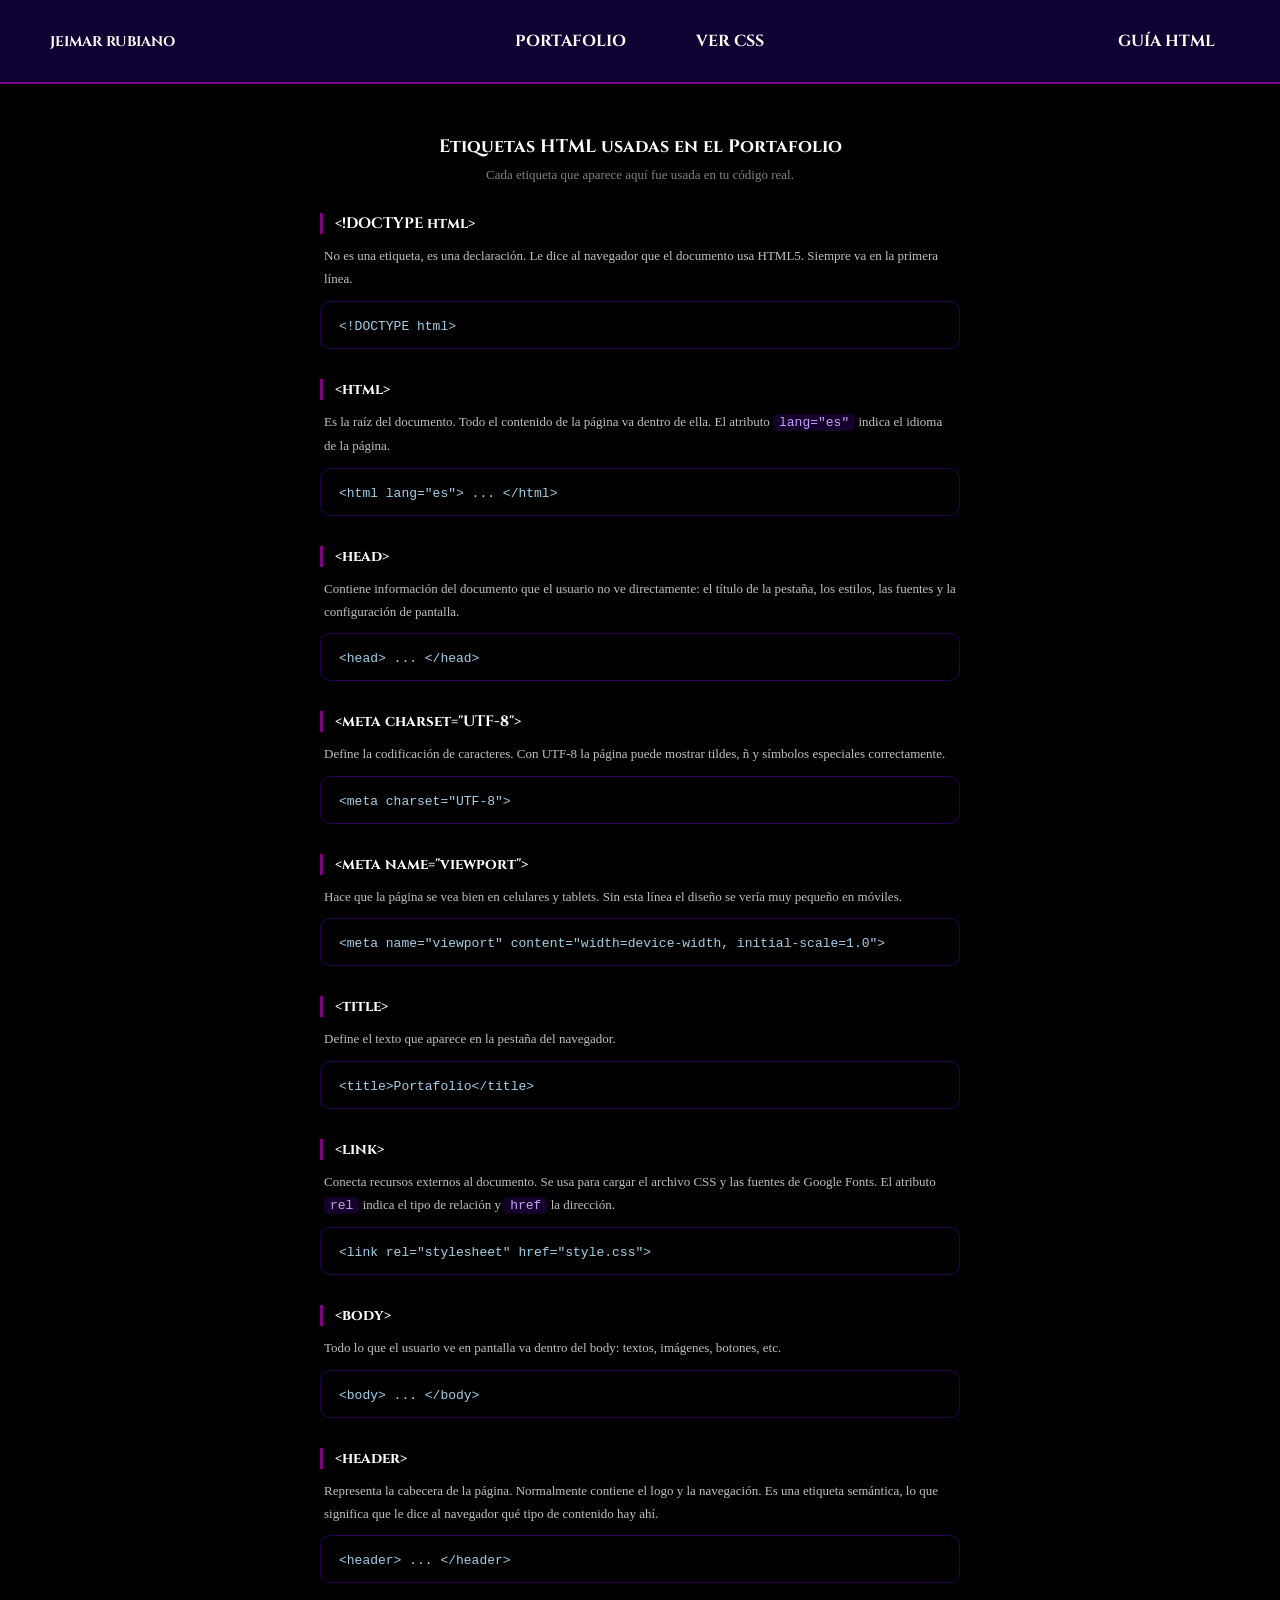
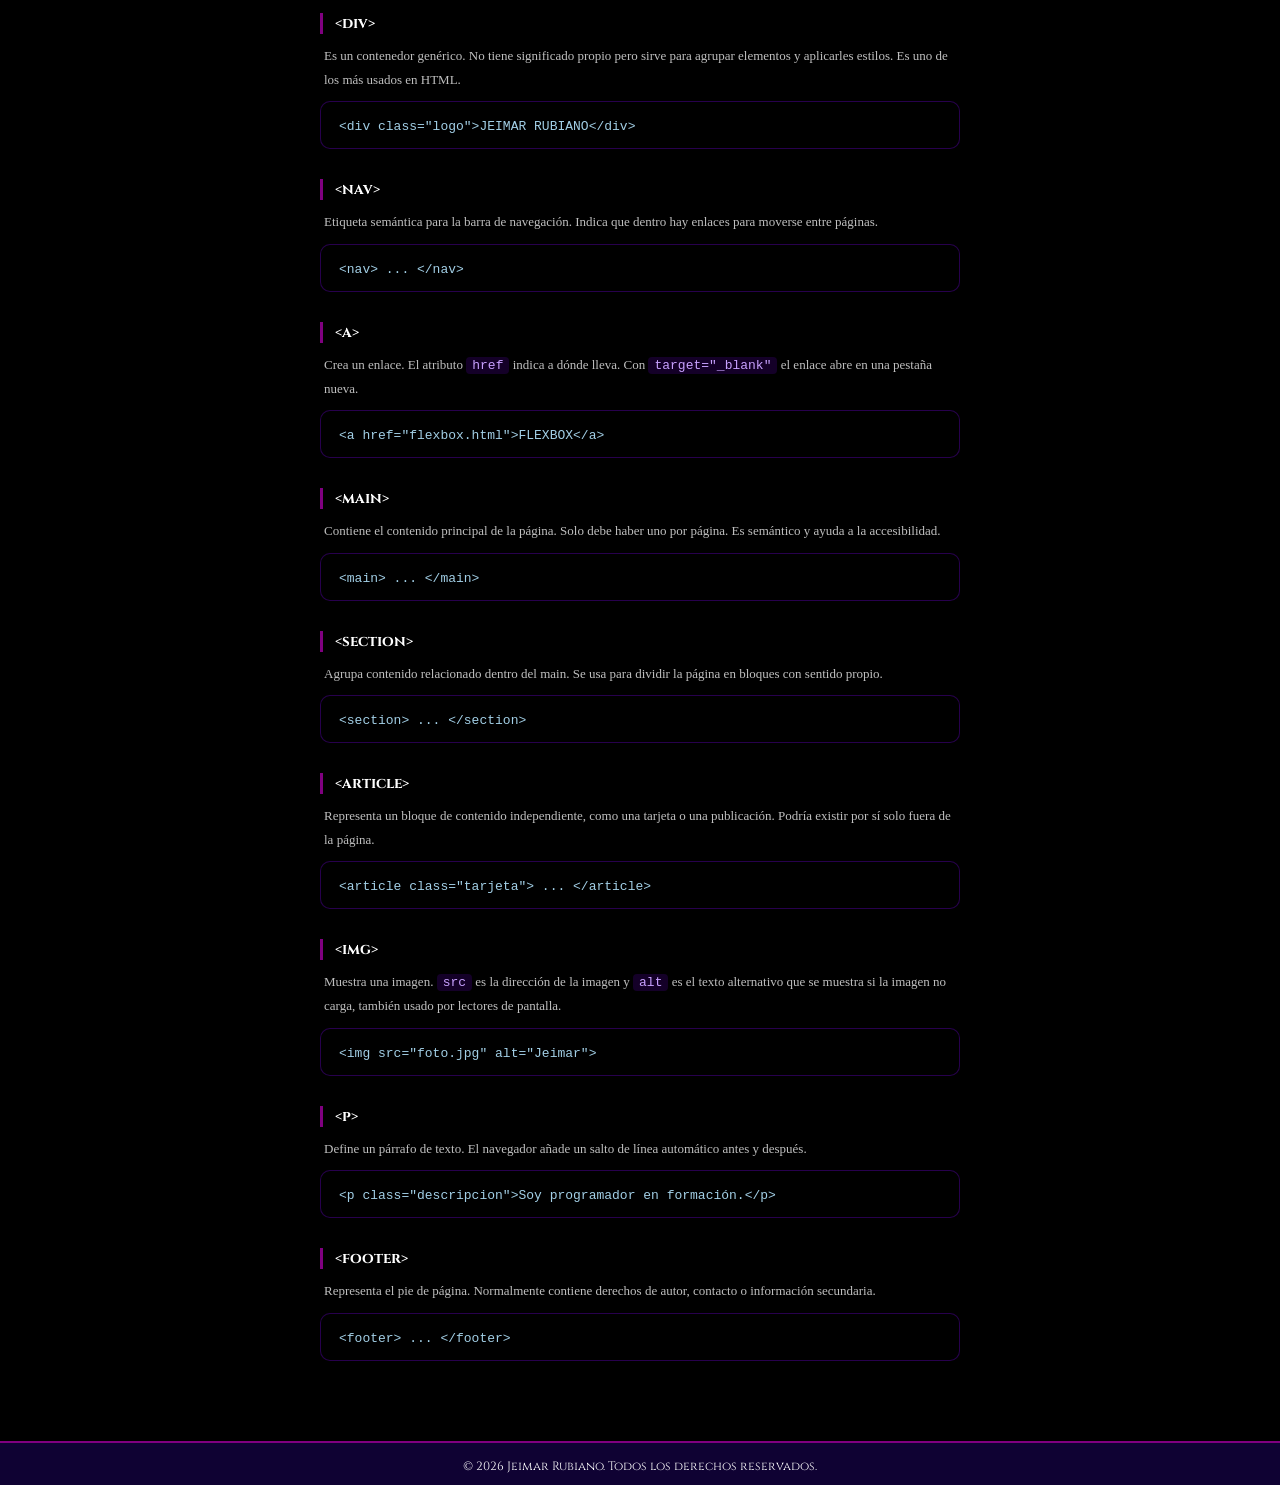
<file: guia-html.html>
<!DOCTYPE html>
<html lang="es">
<head>
    <meta charset="UTF-8">
    <meta name="viewport" content="width=device-width, initial-scale=1.0">
    <title>Etiquetas HTML - Portafolio</title>
    <link rel="stylesheet" href="guia.css">
    <link rel="preconnect" href="https://fonts.googleapis.com">
    <link rel="preconnect" href="https://fonts.gstatic.com" crossorigin>
    <link href="https://fonts.googleapis.com/css2?family=Cinzel:wght@400..900&display=swap" rel="stylesheet">
</head>
<body>

    <header>
        <div class="logo">JEIMAR RUBIANO</div>
        <nav>
            <a href="Portafolio.html">PORTAFOLIO</a>
            <a href="guia-css.html">VER CSS</a>
        </nav>
        <div class="logo2">GUÍA HTML</div>
    </header>

    <main>

        <div class="intro">
            <h2 class="titulo-intro">Etiquetas HTML usadas en el Portafolio</h2>
            <p class="sub-intro">Cada etiqueta que aparece aquí fue usada en tu código real.</p>
        </div>

        <!-- !DOCTYPE -->
        <section class="seccion">
            <h2 class="titulo-seccion">&lt;!DOCTYPE html&gt;</h2>
            <p class="explicacion">No es una etiqueta, es una declaración. Le dice al navegador que el documento usa HTML5. Siempre va en la primera línea.</p>
            <div class="ejemplo"><code>&lt;!DOCTYPE html&gt;</code></div>
        </section>

        <!-- html -->
        <section class="seccion">
            <h2 class="titulo-seccion">&lt;html&gt;</h2>
            <p class="explicacion">Es la raíz del documento. Todo el contenido de la página va dentro de ella. El atributo <span class="cod">lang="es"</span> indica el idioma de la página.</p>
            <div class="ejemplo"><code>&lt;html lang="es"&gt; ... &lt;/html&gt;</code></div>
        </section>

        <!-- head -->
        <section class="seccion">
            <h2 class="titulo-seccion">&lt;head&gt;</h2>
            <p class="explicacion">Contiene información del documento que el usuario no ve directamente: el título de la pestaña, los estilos, las fuentes y la configuración de pantalla.</p>
            <div class="ejemplo"><code>&lt;head&gt; ... &lt;/head&gt;</code></div>
        </section>

        <!-- meta charset -->
        <section class="seccion">
            <h2 class="titulo-seccion">&lt;meta charset="UTF-8"&gt;</h2>
            <p class="explicacion">Define la codificación de caracteres. Con UTF-8 la página puede mostrar tildes, ñ y símbolos especiales correctamente.</p>
            <div class="ejemplo"><code>&lt;meta charset="UTF-8"&gt;</code></div>
        </section>

        <!-- meta viewport -->
        <section class="seccion">
            <h2 class="titulo-seccion">&lt;meta name="viewport"&gt;</h2>
            <p class="explicacion">Hace que la página se vea bien en celulares y tablets. Sin esta línea el diseño se vería muy pequeño en móviles.</p>
            <div class="ejemplo"><code>&lt;meta name="viewport" content="width=device-width, initial-scale=1.0"&gt;</code></div>
        </section>

        <!-- title -->
        <section class="seccion">
            <h2 class="titulo-seccion">&lt;title&gt;</h2>
            <p class="explicacion">Define el texto que aparece en la pestaña del navegador.</p>
            <div class="ejemplo"><code>&lt;title&gt;Portafolio&lt;/title&gt;</code></div>
        </section>

        <!-- link -->
        <section class="seccion">
            <h2 class="titulo-seccion">&lt;link&gt;</h2>
            <p class="explicacion">Conecta recursos externos al documento. Se usa para cargar el archivo CSS y las fuentes de Google Fonts. El atributo <span class="cod">rel</span> indica el tipo de relación y <span class="cod">href</span> la dirección.</p>
            <div class="ejemplo"><code>&lt;link rel="stylesheet" href="style.css"&gt;</code></div>
        </section>

        <!-- body -->
        <section class="seccion">
            <h2 class="titulo-seccion">&lt;body&gt;</h2>
            <p class="explicacion">Todo lo que el usuario ve en pantalla va dentro del body: textos, imágenes, botones, etc.</p>
            <div class="ejemplo"><code>&lt;body&gt; ... &lt;/body&gt;</code></div>
        </section>

        <!-- header -->
        <section class="seccion">
            <h2 class="titulo-seccion">&lt;header&gt;</h2>
            <p class="explicacion">Representa la cabecera de la página. Normalmente contiene el logo y la navegación. Es una etiqueta semántica, lo que significa que le dice al navegador qué tipo de contenido hay ahí.</p>
            <div class="ejemplo"><code>&lt;header&gt; ... &lt;/header&gt;</code></div>
        </section>

        <!-- div -->
        <section class="seccion">
            <h2 class="titulo-seccion">&lt;div&gt;</h2>
            <p class="explicacion">Es un contenedor genérico. No tiene significado propio pero sirve para agrupar elementos y aplicarles estilos. Es uno de los más usados en HTML.</p>
            <div class="ejemplo"><code>&lt;div class="logo"&gt;JEIMAR RUBIANO&lt;/div&gt;</code></div>
        </section>

        <!-- nav -->
        <section class="seccion">
            <h2 class="titulo-seccion">&lt;nav&gt;</h2>
            <p class="explicacion">Etiqueta semántica para la barra de navegación. Indica que dentro hay enlaces para moverse entre páginas.</p>
            <div class="ejemplo"><code>&lt;nav&gt; ... &lt;/nav&gt;</code></div>
        </section>

        <!-- a -->
        <section class="seccion">
            <h2 class="titulo-seccion">&lt;a&gt;</h2>
            <p class="explicacion">Crea un enlace. El atributo <span class="cod">href</span> indica a dónde lleva. Con <span class="cod">target="_blank"</span> el enlace abre en una pestaña nueva.</p>
            <div class="ejemplo"><code>&lt;a href="flexbox.html"&gt;FLEXBOX&lt;/a&gt;</code></div>
        </section>

        <!-- main -->
        <section class="seccion">
            <h2 class="titulo-seccion">&lt;main&gt;</h2>
            <p class="explicacion">Contiene el contenido principal de la página. Solo debe haber uno por página. Es semántico y ayuda a la accesibilidad.</p>
            <div class="ejemplo"><code>&lt;main&gt; ... &lt;/main&gt;</code></div>
        </section>

        <!-- section -->
        <section class="seccion">
            <h2 class="titulo-seccion">&lt;section&gt;</h2>
            <p class="explicacion">Agrupa contenido relacionado dentro del main. Se usa para dividir la página en bloques con sentido propio.</p>
            <div class="ejemplo"><code>&lt;section&gt; ... &lt;/section&gt;</code></div>
        </section>

        <!-- article -->
        <section class="seccion">
            <h2 class="titulo-seccion">&lt;article&gt;</h2>
            <p class="explicacion">Representa un bloque de contenido independiente, como una tarjeta o una publicación. Podría existir por sí solo fuera de la página.</p>
            <div class="ejemplo"><code>&lt;article class="tarjeta"&gt; ... &lt;/article&gt;</code></div>
        </section>

        <!-- img -->
        <section class="seccion">
            <h2 class="titulo-seccion">&lt;img&gt;</h2>
            <p class="explicacion">Muestra una imagen. <span class="cod">src</span> es la dirección de la imagen y <span class="cod">alt</span> es el texto alternativo que se muestra si la imagen no carga, también usado por lectores de pantalla.</p>
            <div class="ejemplo"><code>&lt;img src="foto.jpg" alt="Jeimar"&gt;</code></div>
        </section>

        <!-- p -->
        <section class="seccion">
            <h2 class="titulo-seccion">&lt;p&gt;</h2>
            <p class="explicacion">Define un párrafo de texto. El navegador añade un salto de línea automático antes y después.</p>
            <div class="ejemplo"><code>&lt;p class="descripcion"&gt;Soy programador en formación.&lt;/p&gt;</code></div>
        </section>

        <!-- footer -->
        <section class="seccion">
            <h2 class="titulo-seccion">&lt;footer&gt;</h2>
            <p class="explicacion">Representa el pie de página. Normalmente contiene derechos de autor, contacto o información secundaria.</p>
            <div class="ejemplo"><code>&lt;footer&gt; ... &lt;/footer&gt;</code></div>
        </section>

    </main>

    <footer>
        <div>© 2026 Jeimar Rubiano. Todos los derechos reservados.</div>
    </footer>

</body>
</html>
</file>
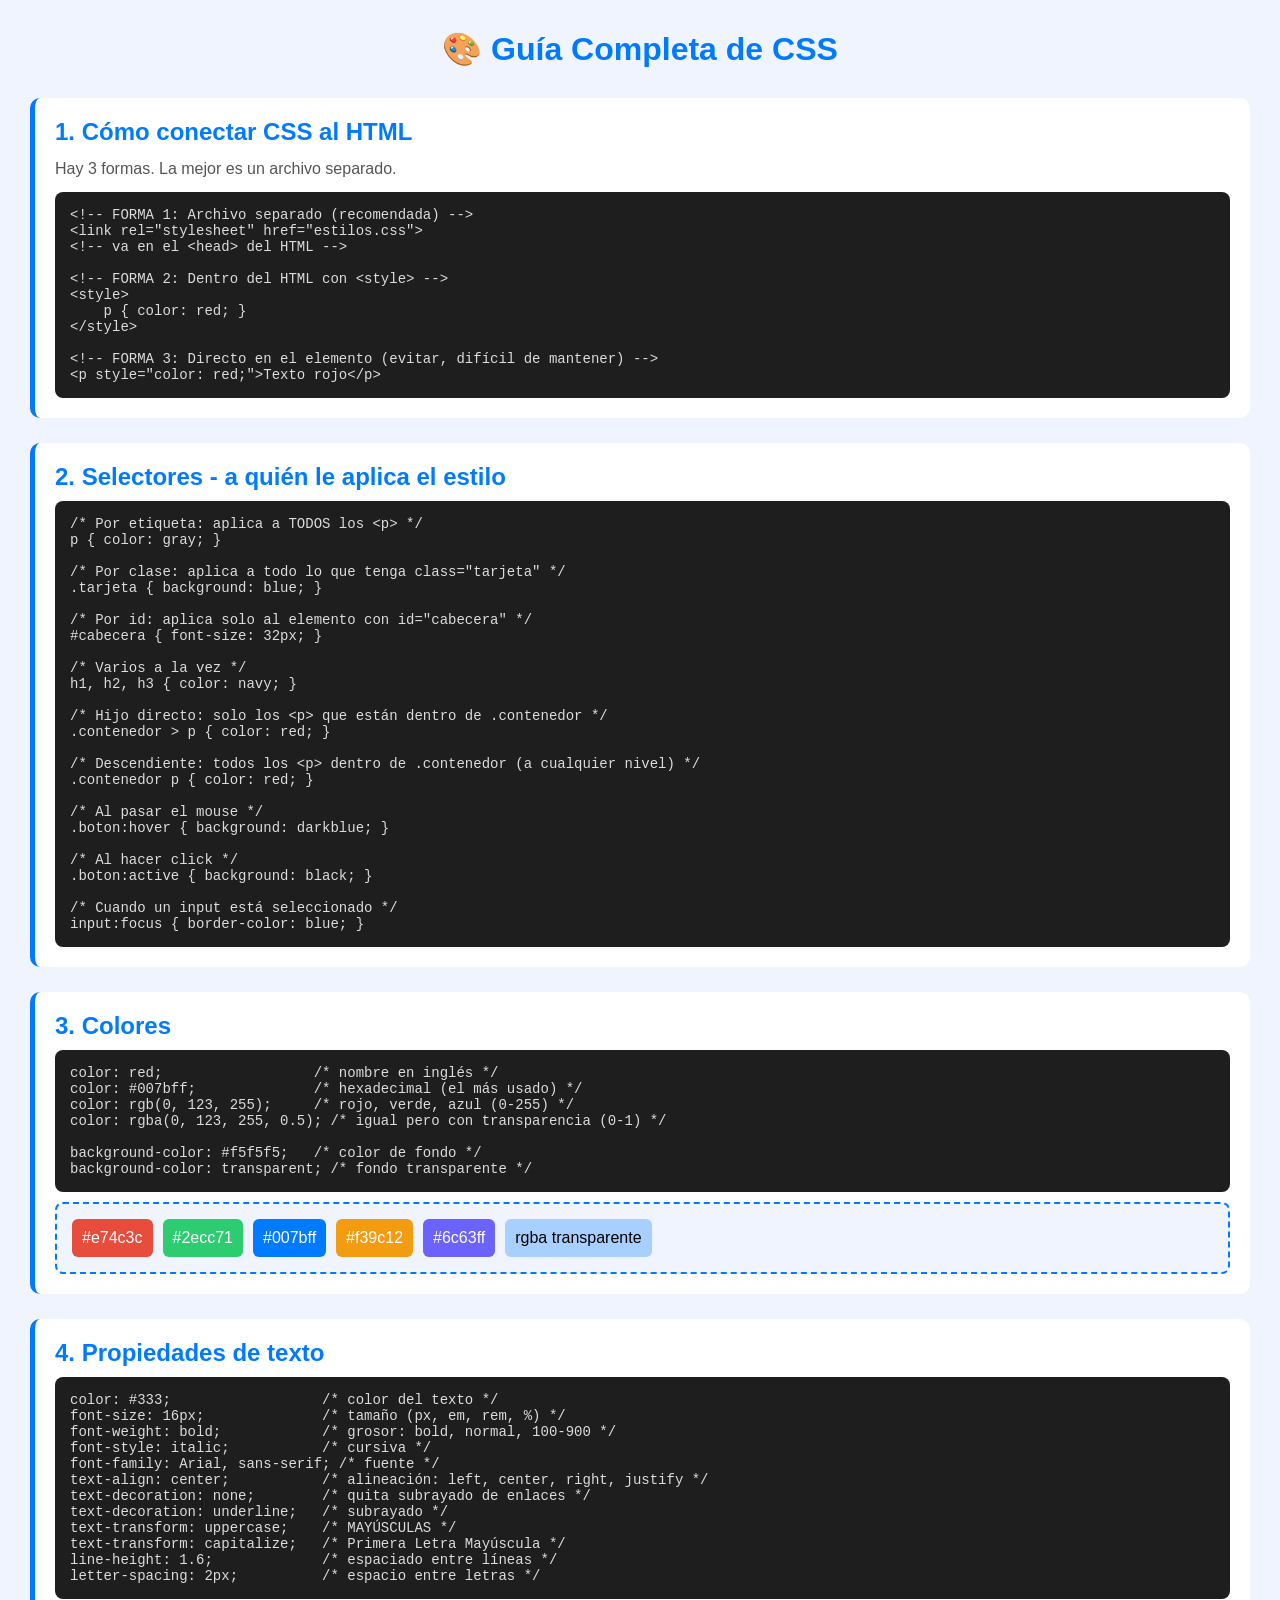
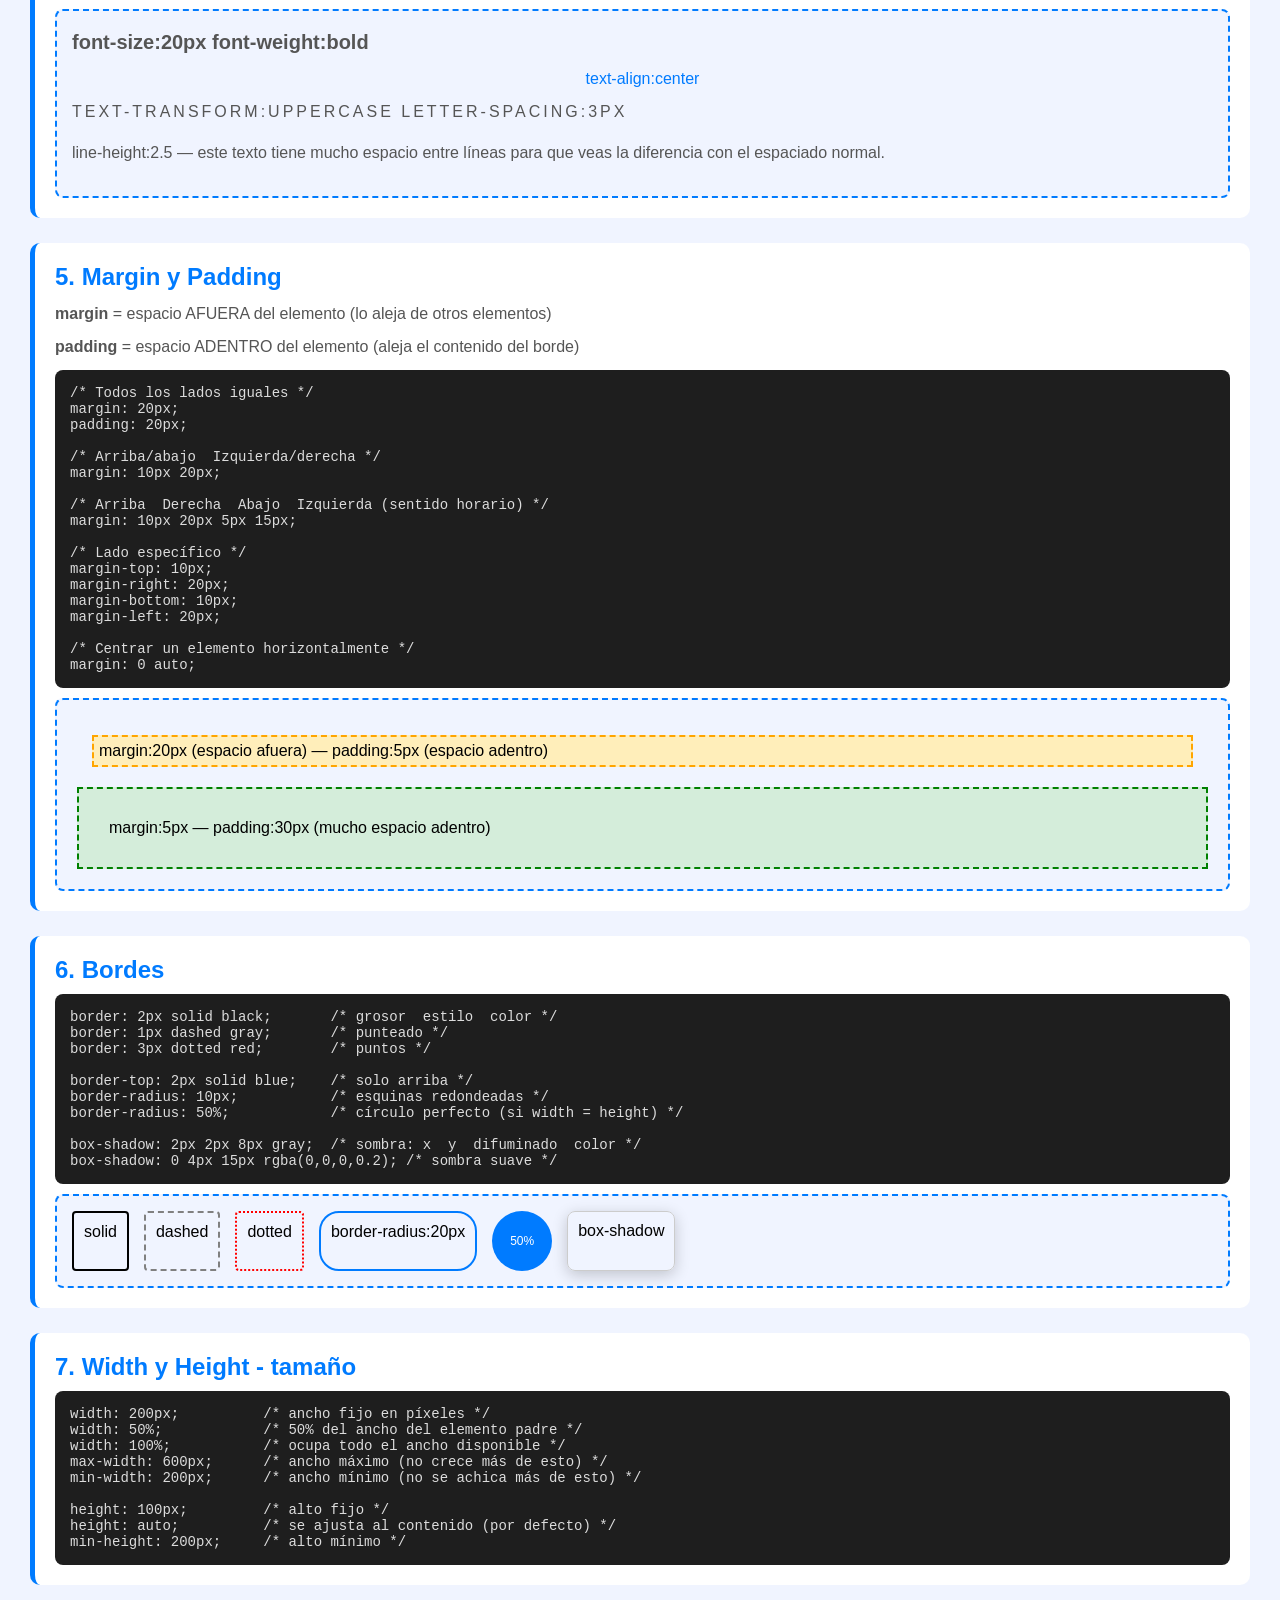
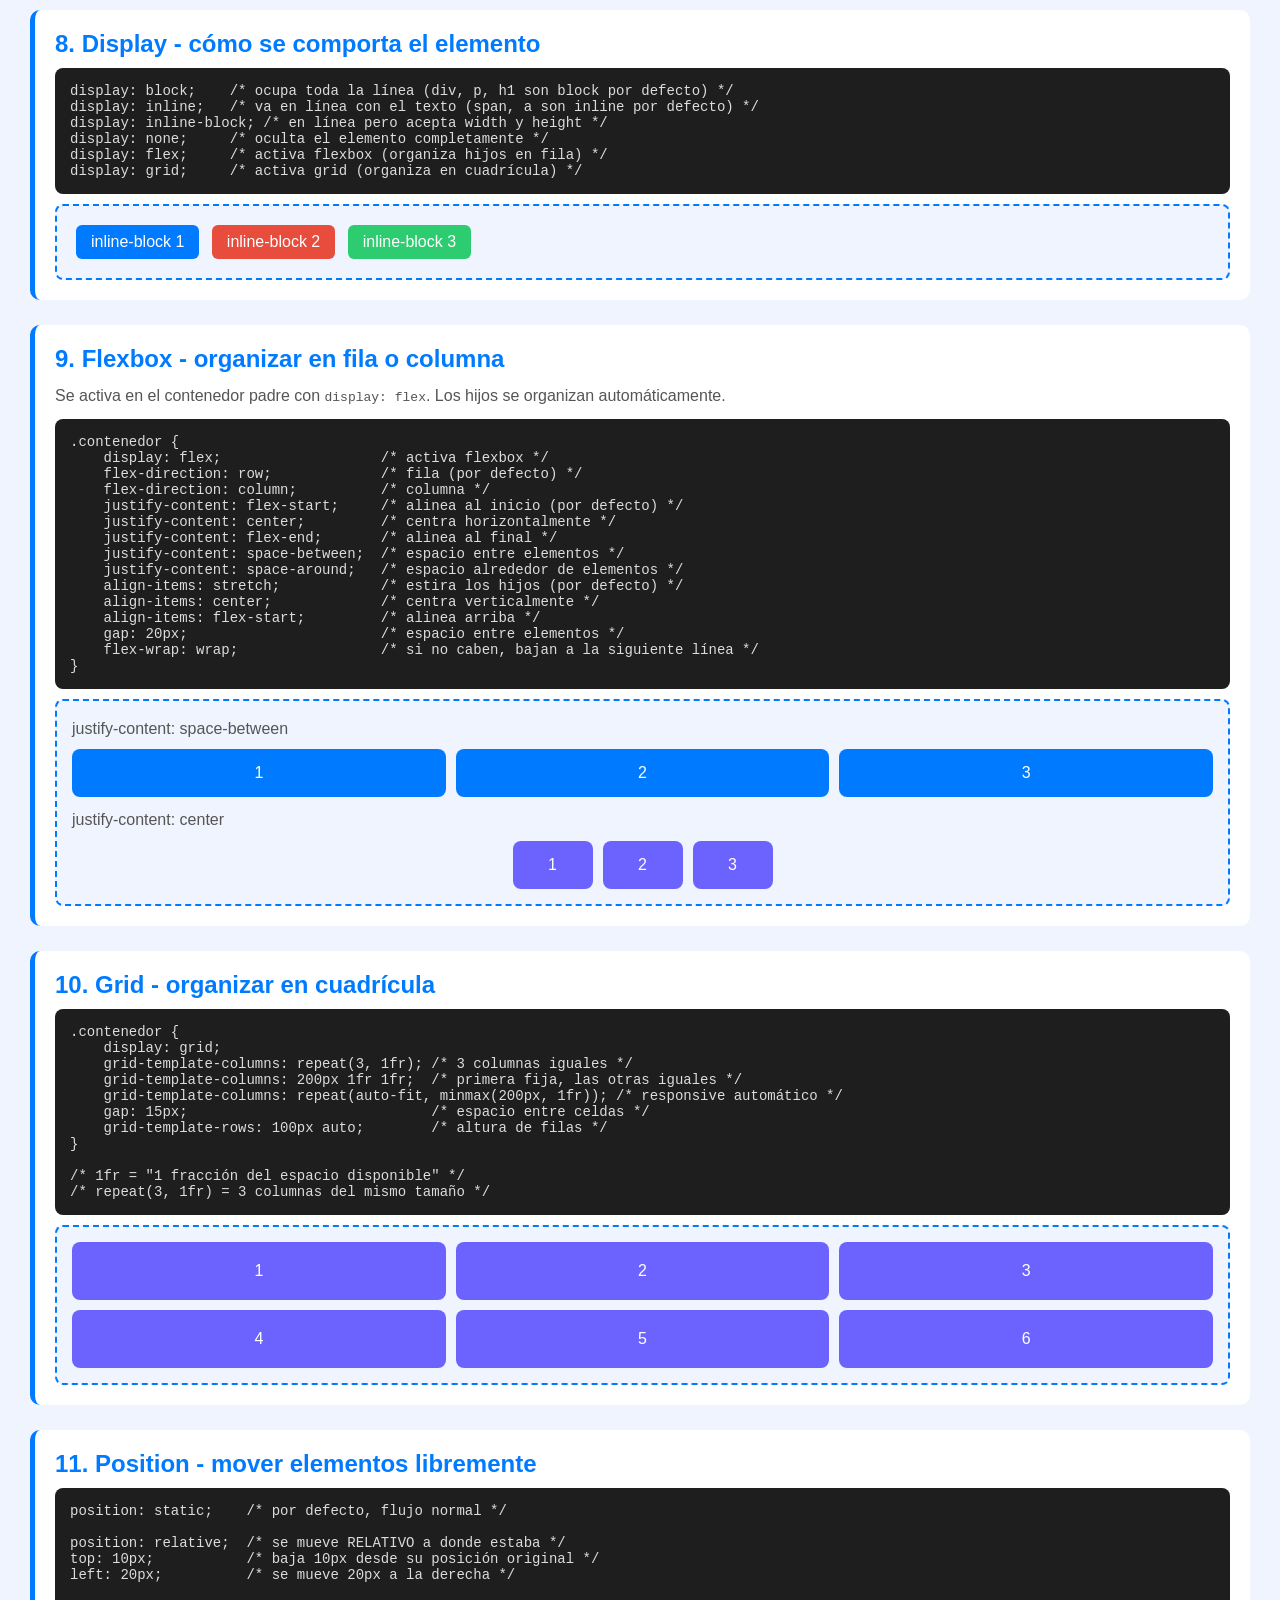
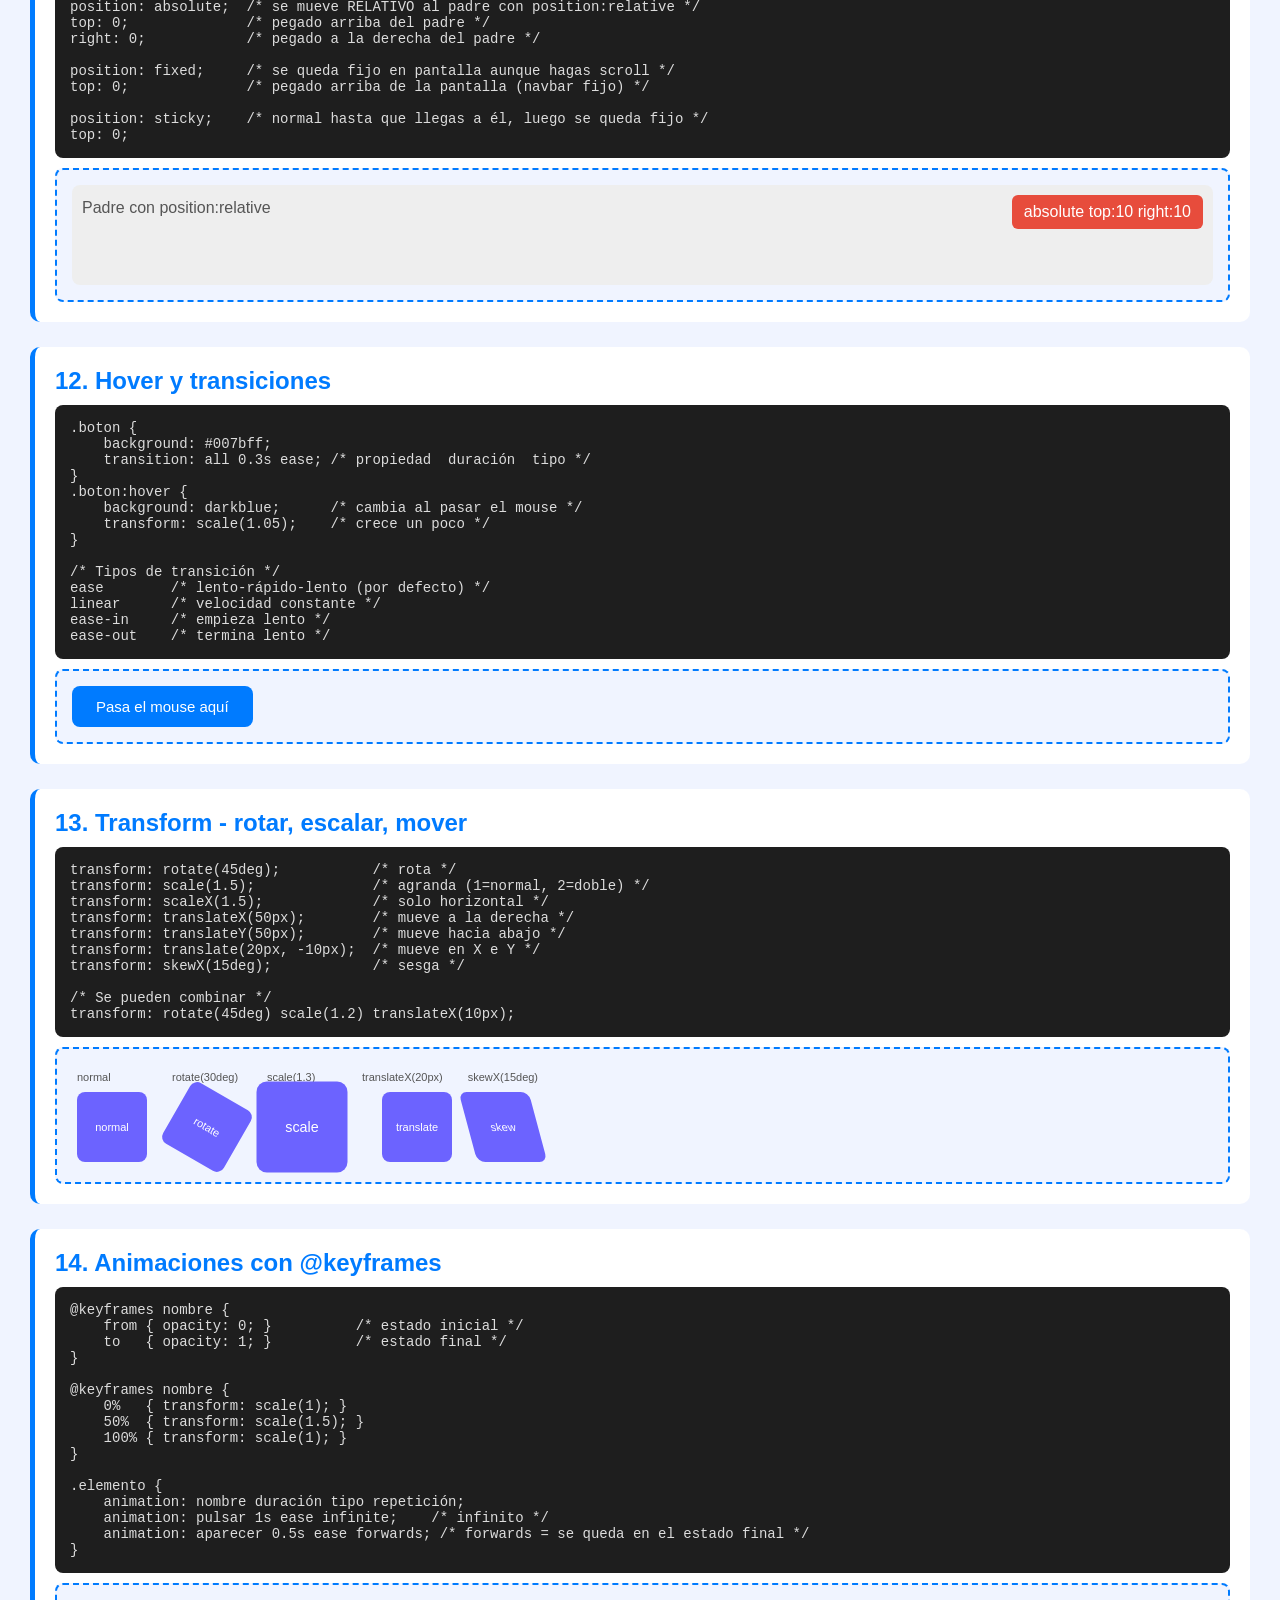
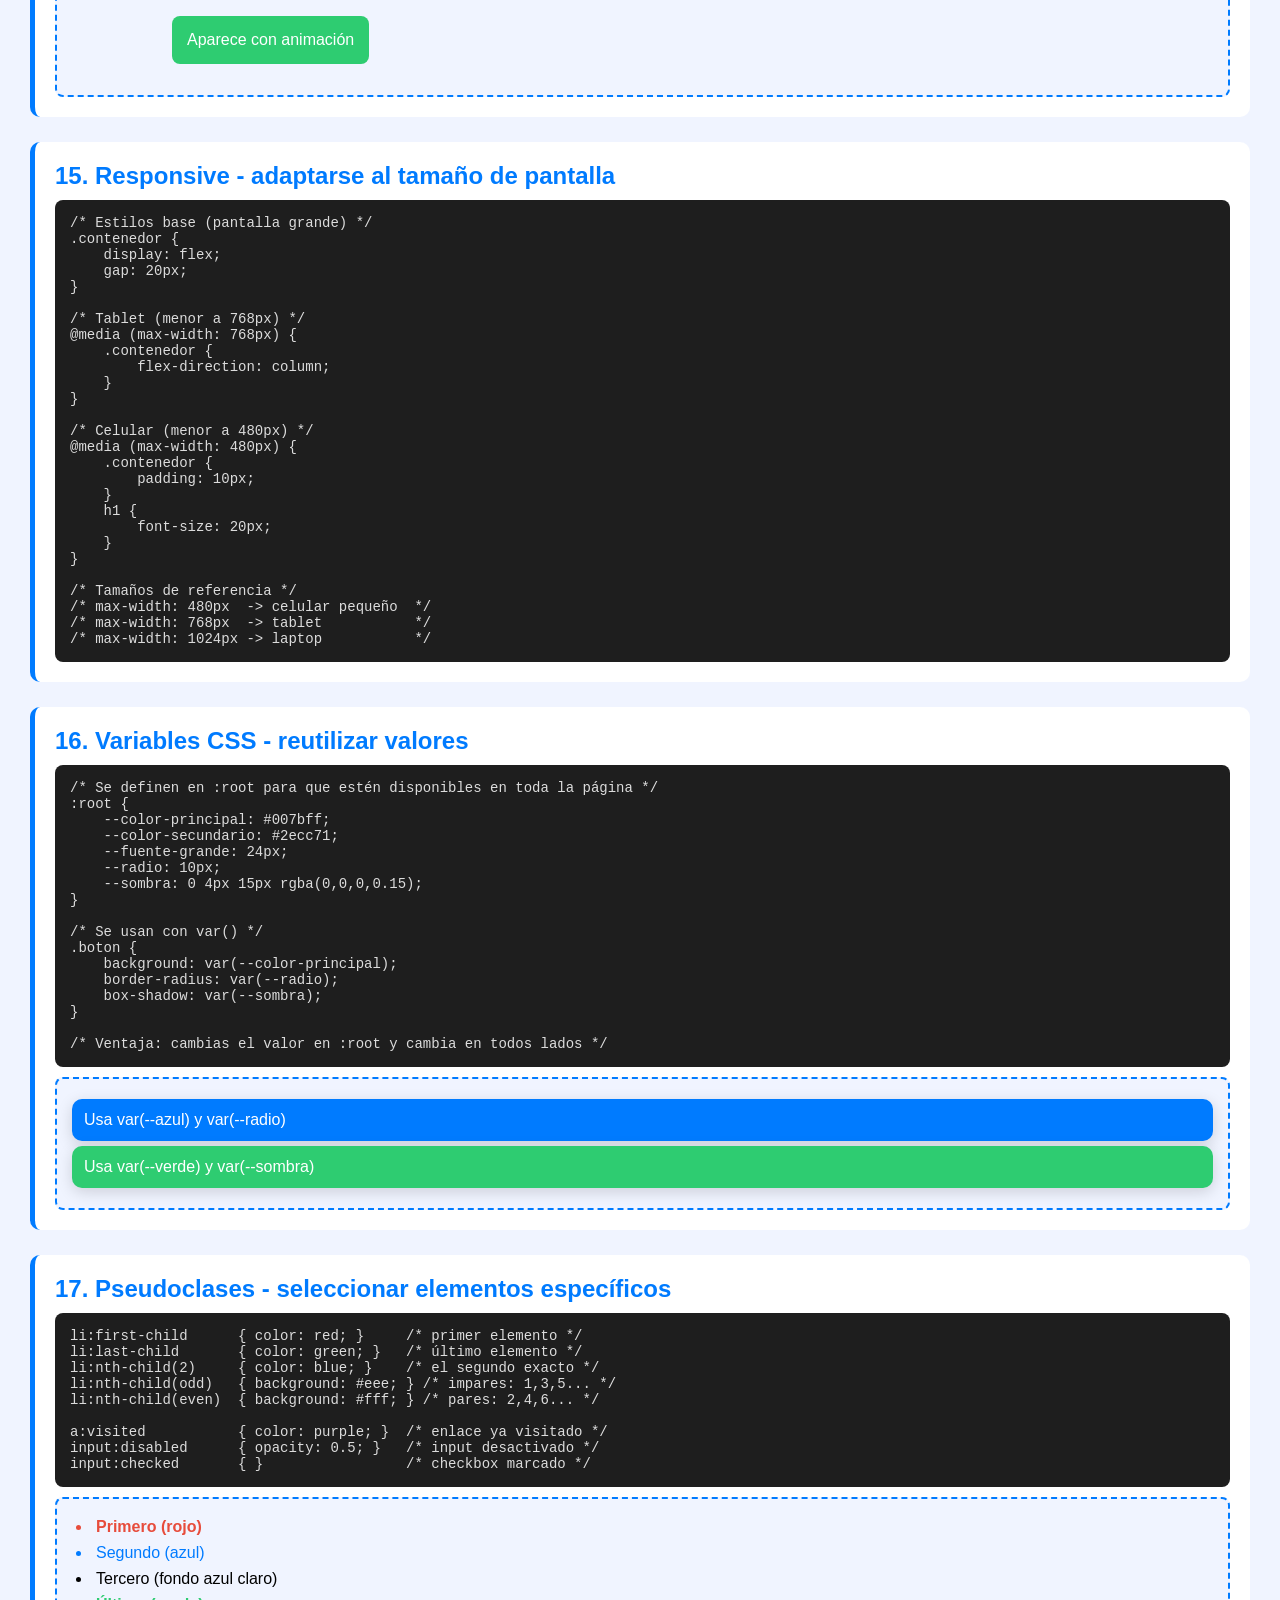
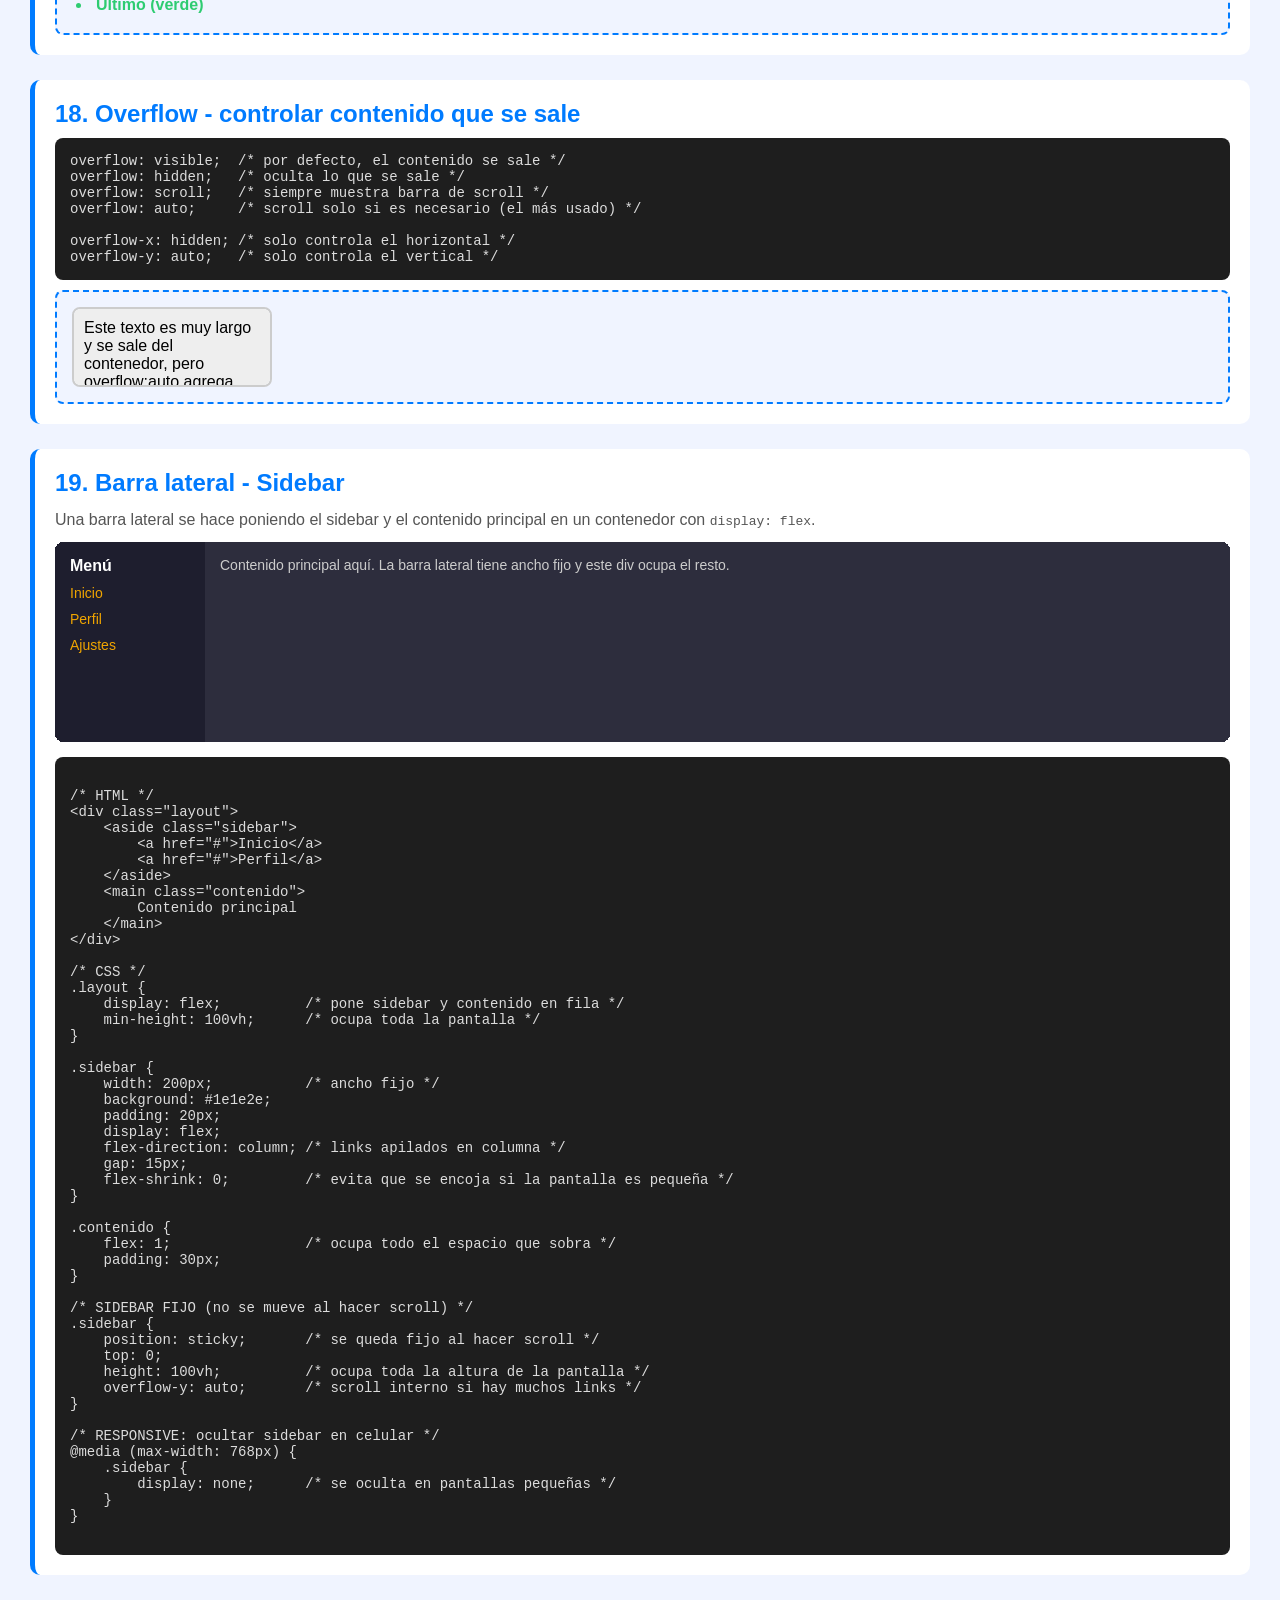
<file: guia_CSS.html>
<!DOCTYPE html>
<html lang="es">
<head>
    <meta charset="UTF-8">
    <meta name="viewport" content="width=device-width, initial-scale=1.0">
    <title>Guía CSS</title>
    <style>
        * { margin: 0; padding: 0; box-sizing: border-box; }
        body { font-family: Arial, sans-serif; background: #f0f4ff; padding: 30px; }
        section { background: white; border-radius: 10px; padding: 20px; margin-bottom: 25px; border-left: 5px solid #007bff; }
        h1 { text-align: center; margin-bottom: 30px; color: #007bff; }
        h2 { color: #007bff; margin-bottom: 10px; }
        h3 { color: #333; margin: 12px 0 5px; }
        p  { color: #555; margin-bottom: 8px; line-height: 1.6; }
        pre { background: #1e1e1e; color: #dcdcdc; padding: 15px; border-radius: 8px; overflow-x: auto; margin-top: 10px; font-size: 14px; }
        .resultado { background: #f0f4ff; border: 2px dashed #007bff; border-radius: 8px; padding: 15px; margin-top: 10px; }
    </style>
</head>
<body>

<h1>🎨 Guía Completa de CSS</h1>

<!-- ============================================================
     1. CÓMO CONECTAR CSS
============================================================ -->
<section>
    <h2>1. Cómo conectar CSS al HTML</h2>
    <p>Hay 3 formas. La mejor es un archivo separado.</p>
    <pre>
&lt;!-- FORMA 1: Archivo separado (recomendada) --&gt;
&lt;link rel="stylesheet" href="estilos.css"&gt;
&lt;!-- va en el &lt;head&gt; del HTML --&gt;

&lt;!-- FORMA 2: Dentro del HTML con &lt;style&gt; --&gt;
&lt;style&gt;
    p { color: red; }
&lt;/style&gt;

&lt;!-- FORMA 3: Directo en el elemento (evitar, difícil de mantener) --&gt;
&lt;p style="color: red;"&gt;Texto rojo&lt;/p&gt;</pre>
</section>

<!-- ============================================================
     2. SELECTORES
============================================================ -->
<section>
    <h2>2. Selectores - a quién le aplica el estilo</h2>
    <pre>
/* Por etiqueta: aplica a TODOS los &lt;p&gt; */
p { color: gray; }

/* Por clase: aplica a todo lo que tenga class="tarjeta" */
.tarjeta { background: blue; }

/* Por id: aplica solo al elemento con id="cabecera" */
#cabecera { font-size: 32px; }

/* Varios a la vez */
h1, h2, h3 { color: navy; }

/* Hijo directo: solo los &lt;p&gt; que están dentro de .contenedor */
.contenedor > p { color: red; }

/* Descendiente: todos los &lt;p&gt; dentro de .contenedor (a cualquier nivel) */
.contenedor p { color: red; }

/* Al pasar el mouse */
.boton:hover { background: darkblue; }

/* Al hacer click */
.boton:active { background: black; }

/* Cuando un input está seleccionado */
input:focus { border-color: blue; }</pre>
</section>

<!-- ============================================================
     3. COLORES
============================================================ -->
<section>
    <h2>3. Colores</h2>
    <pre>
color: red;                  /* nombre en inglés */
color: #007bff;              /* hexadecimal (el más usado) */
color: rgb(0, 123, 255);     /* rojo, verde, azul (0-255) */
color: rgba(0, 123, 255, 0.5); /* igual pero con transparencia (0-1) */

background-color: #f5f5f5;   /* color de fondo */
background-color: transparent; /* fondo transparente */</pre>
    <div class="resultado" style="display:flex; gap:10px; flex-wrap:wrap;">
        <div style="background:#e74c3c; color:white; padding:10px; border-radius:6px;">#e74c3c</div>
        <div style="background:#2ecc71; color:white; padding:10px; border-radius:6px;">#2ecc71</div>
        <div style="background:#007bff; color:white; padding:10px; border-radius:6px;">#007bff</div>
        <div style="background:#f39c12; color:white; padding:10px; border-radius:6px;">#f39c12</div>
        <div style="background:#6c63ff; color:white; padding:10px; border-radius:6px;">#6c63ff</div>
        <div style="background:rgba(0,123,255,0.3); padding:10px; border-radius:6px;">rgba transparente</div>
    </div>
</section>

<!-- ============================================================
     4. TEXTO
============================================================ -->
<section>
    <h2>4. Propiedades de texto</h2>
    <pre>
color: #333;                  /* color del texto */
font-size: 16px;              /* tamaño (px, em, rem, %) */
font-weight: bold;            /* grosor: bold, normal, 100-900 */
font-style: italic;           /* cursiva */
font-family: Arial, sans-serif; /* fuente */
text-align: center;           /* alineación: left, center, right, justify */
text-decoration: none;        /* quita subrayado de enlaces */
text-decoration: underline;   /* subrayado */
text-transform: uppercase;    /* MAYÚSCULAS */
text-transform: capitalize;   /* Primera Letra Mayúscula */
line-height: 1.6;             /* espaciado entre líneas */
letter-spacing: 2px;          /* espacio entre letras */</pre>
    <div class="resultado">
        <p style="font-size:20px; font-weight:bold;">font-size:20px font-weight:bold</p>
        <p style="text-align:center; color:#007bff;">text-align:center</p>
        <p style="text-transform:uppercase; letter-spacing:3px;">text-transform:uppercase letter-spacing:3px</p>
        <p style="line-height:2.5;">line-height:2.5 — este texto tiene mucho espacio entre líneas para que veas la diferencia con el espaciado normal.</p>
    </div>
</section>

<!-- ============================================================
     5. MARGIN Y PADDING
============================================================ -->
<section>
    <h2>5. Margin y Padding</h2>
    <p><strong>margin</strong> = espacio AFUERA del elemento (lo aleja de otros elementos)</p>
    <p><strong>padding</strong> = espacio ADENTRO del elemento (aleja el contenido del borde)</p>
    <pre>
/* Todos los lados iguales */
margin: 20px;
padding: 20px;

/* Arriba/abajo  Izquierda/derecha */
margin: 10px 20px;

/* Arriba  Derecha  Abajo  Izquierda (sentido horario) */
margin: 10px 20px 5px 15px;

/* Lado específico */
margin-top: 10px;
margin-right: 20px;
margin-bottom: 10px;
margin-left: 20px;

/* Centrar un elemento horizontalmente */
margin: 0 auto;</pre>
    <div class="resultado">
        <div style="background:#ffeeba; border:2px dashed orange; padding:5px; margin:20px;">
            margin:20px (espacio afuera) — padding:5px (espacio adentro)
        </div>
        <div style="background:#d4edda; border:2px dashed green; padding:30px; margin:5px;">
            margin:5px — padding:30px (mucho espacio adentro)
        </div>
    </div>
</section>

<!-- ============================================================
     6. BORDES
============================================================ -->
<section>
    <h2>6. Bordes</h2>
    <pre>
border: 2px solid black;       /* grosor  estilo  color */
border: 1px dashed gray;       /* punteado */
border: 3px dotted red;        /* puntos */

border-top: 2px solid blue;    /* solo arriba */
border-radius: 10px;           /* esquinas redondeadas */
border-radius: 50%;            /* círculo perfecto (si width = height) */

box-shadow: 2px 2px 8px gray;  /* sombra: x  y  difuminado  color */
box-shadow: 0 4px 15px rgba(0,0,0,0.2); /* sombra suave */</pre>
    <div class="resultado" style="display:flex; gap:15px; flex-wrap:wrap;">
        <div style="border:2px solid black; padding:10px; border-radius:4px;">solid</div>
        <div style="border:2px dashed gray; padding:10px; border-radius:4px;">dashed</div>
        <div style="border:2px dotted red; padding:10px; border-radius:4px;">dotted</div>
        <div style="border:2px solid #007bff; padding:10px; border-radius:20px;">border-radius:20px</div>
        <div style="width:60px; height:60px; background:#007bff; border-radius:50%; display:flex; align-items:center; justify-content:center; color:white; font-size:12px;">50%</div>
        <div style="border:1px solid #ccc; padding:10px; border-radius:8px; box-shadow:0 4px 15px rgba(0,0,0,0.2);">box-shadow</div>
    </div>
</section>

<!-- ============================================================
     7. WIDTH Y HEIGHT
============================================================ -->
<section>
    <h2>7. Width y Height - tamaño</h2>
    <pre>
width: 200px;          /* ancho fijo en píxeles */
width: 50%;            /* 50% del ancho del elemento padre */
width: 100%;           /* ocupa todo el ancho disponible */
max-width: 600px;      /* ancho máximo (no crece más de esto) */
min-width: 200px;      /* ancho mínimo (no se achica más de esto) */

height: 100px;         /* alto fijo */
height: auto;          /* se ajusta al contenido (por defecto) */
min-height: 200px;     /* alto mínimo */</pre>
</section>

<!-- ============================================================
     8. DISPLAY
============================================================ -->
<section>
    <h2>8. Display - cómo se comporta el elemento</h2>
    <pre>
display: block;    /* ocupa toda la línea (div, p, h1 son block por defecto) */
display: inline;   /* va en línea con el texto (span, a son inline por defecto) */
display: inline-block; /* en línea pero acepta width y height */
display: none;     /* oculta el elemento completamente */
display: flex;     /* activa flexbox (organiza hijos en fila) */
display: grid;     /* activa grid (organiza en cuadrícula) */</pre>
    <div class="resultado">
        <span style="display:inline-block; background:#007bff; color:white; padding:8px 15px; border-radius:6px; margin:4px;">inline-block 1</span>
        <span style="display:inline-block; background:#e74c3c; color:white; padding:8px 15px; border-radius:6px; margin:4px;">inline-block 2</span>
        <span style="display:inline-block; background:#2ecc71; color:white; padding:8px 15px; border-radius:6px; margin:4px;">inline-block 3</span>
    </div>
</section>

<!-- ============================================================
     9. FLEXBOX
============================================================ -->
<section>
    <h2>9. Flexbox - organizar en fila o columna</h2>
    <p>Se activa en el contenedor padre con <code>display: flex</code>. Los hijos se organizan automáticamente.</p>
    <pre>
.contenedor {
    display: flex;                   /* activa flexbox */
    flex-direction: row;             /* fila (por defecto) */
    flex-direction: column;          /* columna */
    justify-content: flex-start;     /* alinea al inicio (por defecto) */
    justify-content: center;         /* centra horizontalmente */
    justify-content: flex-end;       /* alinea al final */
    justify-content: space-between;  /* espacio entre elementos */
    justify-content: space-around;   /* espacio alrededor de elementos */
    align-items: stretch;            /* estira los hijos (por defecto) */
    align-items: center;             /* centra verticalmente */
    align-items: flex-start;         /* alinea arriba */
    gap: 20px;                       /* espacio entre elementos */
    flex-wrap: wrap;                 /* si no caben, bajan a la siguiente línea */
}</pre>
    <div class="resultado">
        <p style="margin-bottom:8px;">justify-content: space-between</p>
        <div style="display:flex; justify-content:space-between; gap:10px;">
            <div style="background:#007bff; color:white; padding:15px; border-radius:8px; flex:1; text-align:center;">1</div>
            <div style="background:#007bff; color:white; padding:15px; border-radius:8px; flex:1; text-align:center;">2</div>
            <div style="background:#007bff; color:white; padding:15px; border-radius:8px; flex:1; text-align:center;">3</div>
        </div>
        <p style="margin:10px 0 8px;">justify-content: center</p>
        <div style="display:flex; justify-content:center; gap:10px;">
            <div style="background:#6c63ff; color:white; padding:15px; border-radius:8px; width:80px; text-align:center;">1</div>
            <div style="background:#6c63ff; color:white; padding:15px; border-radius:8px; width:80px; text-align:center;">2</div>
            <div style="background:#6c63ff; color:white; padding:15px; border-radius:8px; width:80px; text-align:center;">3</div>
        </div>
    </div>
</section>

<!-- ============================================================
     10. GRID
============================================================ -->
<section>
    <h2>10. Grid - organizar en cuadrícula</h2>
    <pre>
.contenedor {
    display: grid;
    grid-template-columns: repeat(3, 1fr); /* 3 columnas iguales */
    grid-template-columns: 200px 1fr 1fr;  /* primera fija, las otras iguales */
    grid-template-columns: repeat(auto-fit, minmax(200px, 1fr)); /* responsive automático */
    gap: 15px;                             /* espacio entre celdas */
    grid-template-rows: 100px auto;        /* altura de filas */
}

/* 1fr = "1 fracción del espacio disponible" */
/* repeat(3, 1fr) = 3 columnas del mismo tamaño */</pre>
    <div class="resultado">
        <div style="display:grid; grid-template-columns:repeat(3,1fr); gap:10px;">
            <div style="background:#6c63ff; color:white; padding:20px; border-radius:8px; text-align:center;">1</div>
            <div style="background:#6c63ff; color:white; padding:20px; border-radius:8px; text-align:center;">2</div>
            <div style="background:#6c63ff; color:white; padding:20px; border-radius:8px; text-align:center;">3</div>
            <div style="background:#6c63ff; color:white; padding:20px; border-radius:8px; text-align:center;">4</div>
            <div style="background:#6c63ff; color:white; padding:20px; border-radius:8px; text-align:center;">5</div>
            <div style="background:#6c63ff; color:white; padding:20px; border-radius:8px; text-align:center;">6</div>
        </div>
    </div>
</section>

<!-- ============================================================
     11. POSITION
============================================================ -->
<section>
    <h2>11. Position - mover elementos libremente</h2>
    <pre>
position: static;    /* por defecto, flujo normal */

position: relative;  /* se mueve RELATIVO a donde estaba */
top: 10px;           /* baja 10px desde su posición original */
left: 20px;          /* se mueve 20px a la derecha */

position: absolute;  /* se mueve RELATIVO al padre con position:relative */
top: 0;              /* pegado arriba del padre */
right: 0;            /* pegado a la derecha del padre */

position: fixed;     /* se queda fijo en pantalla aunque hagas scroll */
top: 0;              /* pegado arriba de la pantalla (navbar fijo) */

position: sticky;    /* normal hasta que llegas a él, luego se queda fijo */
top: 0;</pre>
    <div class="resultado">
        <div style="position:relative; background:#eee; height:100px; border-radius:8px;">
            <p style="padding:10px;">Padre con position:relative</p>
            <div style="position:absolute; top:10px; right:10px; background:#e74c3c; color:white; padding:8px 12px; border-radius:6px;">
                absolute top:10 right:10
            </div>
        </div>
    </div>
</section>

<!-- ============================================================
     12. HOVER Y TRANSICIONES
============================================================ -->
<section>
    <h2>12. Hover y transiciones</h2>
    <style>
        .btn-hover {
            background: #007bff;
            color: white;
            padding: 12px 24px;
            border: none;
            border-radius: 8px;
            cursor: pointer;
            font-size: 15px;
            transition: all 0.3s ease; /* hace el cambio suave */
        }
        .btn-hover:hover {
            background: #0056b3;
            transform: scale(1.05);
            box-shadow: 0 4px 15px rgba(0,0,0,0.2);
        }
    </style>
    <pre>
.boton {
    background: #007bff;
    transition: all 0.3s ease; /* propiedad  duración  tipo */
}
.boton:hover {
    background: darkblue;      /* cambia al pasar el mouse */
    transform: scale(1.05);    /* crece un poco */
}

/* Tipos de transición */
ease        /* lento-rápido-lento (por defecto) */
linear      /* velocidad constante */
ease-in     /* empieza lento */
ease-out    /* termina lento */</pre>
    <div class="resultado">
        <button class="btn-hover">Pasa el mouse aquí</button>
    </div>
</section>

<!-- ============================================================
     13. TRANSFORM
============================================================ -->
<section>
    <h2>13. Transform - rotar, escalar, mover</h2>
    <style>
        .t { width:70px; height:70px; background:#6c63ff; color:white; display:flex; align-items:center; justify-content:center; border-radius:8px; font-size:11px; text-align:center; }
    </style>
    <pre>
transform: rotate(45deg);           /* rota */
transform: scale(1.5);              /* agranda (1=normal, 2=doble) */
transform: scaleX(1.5);             /* solo horizontal */
transform: translateX(50px);        /* mueve a la derecha */
transform: translateY(50px);        /* mueve hacia abajo */
transform: translate(20px, -10px);  /* mueve en X e Y */
transform: skewX(15deg);            /* sesga */

/* Se pueden combinar */
transform: rotate(45deg) scale(1.2) translateX(10px);</pre>
    <div class="resultado" style="display:flex; gap:25px; flex-wrap:wrap; align-items:center; padding:20px;">
        <div><p style="font-size:11px; margin-bottom:5px;">normal</p><div class="t">normal</div></div>
        <div><p style="font-size:11px; margin-bottom:5px;">rotate(30deg)</p><div class="t" style="transform:rotate(30deg);">rotate</div></div>
        <div><p style="font-size:11px; margin-bottom:5px;">scale(1.3)</p><div class="t" style="transform:scale(1.3);">scale</div></div>
        <div><p style="font-size:11px; margin-bottom:5px;">translateX(20px)</p><div class="t" style="transform:translateX(20px);">translate</div></div>
        <div><p style="font-size:11px; margin-bottom:5px;">skewX(15deg)</p><div class="t" style="transform:skewX(15deg);">skew</div></div>
    </div>
</section>

<!-- ============================================================
     14. ANIMACIONES
============================================================ -->
<section>
    <h2>14. Animaciones con @keyframes</h2>
    <style>
        @keyframes pulsar {
            0%   { transform: scale(1);    background: #007bff; }
            50%  { transform: scale(1.2);  background: #6c63ff; }
            100% { transform: scale(1);    background: #007bff; }
        }
        @keyframes aparecer {
            from { opacity: 0; transform: translateY(20px); }
            to   { opacity: 1; transform: translateY(0); }
        }
        .demo-pulsar  { width:80px; height:80px; border-radius:50%; animation: pulsar 1.5s ease infinite; }
        .demo-aparecer { background:#2ecc71; color:white; padding:15px; border-radius:8px; animation: aparecer 1s ease forwards; }
    </style>
    <pre>
@keyframes nombre {
    from { opacity: 0; }          /* estado inicial */
    to   { opacity: 1; }          /* estado final */
}

@keyframes nombre {
    0%   { transform: scale(1); }
    50%  { transform: scale(1.5); }
    100% { transform: scale(1); }
}

.elemento {
    animation: nombre duración tipo repetición;
    animation: pulsar 1s ease infinite;    /* infinito */
    animation: aparecer 0.5s ease forwards; /* forwards = se queda en el estado final */
}</pre>
    <div class="resultado" style="display:flex; gap:20px; align-items:center;">
        <div class="demo-pulsar"></div>
        <div class="demo-aparecer">Aparece con animación</div>
    </div>
</section>

<!-- ============================================================
     15. RESPONSIVE CON MEDIA QUERIES
============================================================ -->
<section>
    <h2>15. Responsive - adaptarse al tamaño de pantalla</h2>
    <pre>
/* Estilos base (pantalla grande) */
.contenedor {
    display: flex;
    gap: 20px;
}

/* Tablet (menor a 768px) */
@media (max-width: 768px) {
    .contenedor {
        flex-direction: column;
    }
}

/* Celular (menor a 480px) */
@media (max-width: 480px) {
    .contenedor {
        padding: 10px;
    }
    h1 {
        font-size: 20px;
    }
}

/* Tamaños de referencia */
/* max-width: 480px  -> celular pequeño  */
/* max-width: 768px  -> tablet           */
/* max-width: 1024px -> laptop           */</pre>
</section>

<!-- ============================================================
     16. VARIABLES CSS
============================================================ -->
<section>
    <h2>16. Variables CSS - reutilizar valores</h2>
    <style>
        :root {
            --azul: #007bff;
            --verde: #2ecc71;
            --radio: 10px;
            --sombra: 0 4px 15px rgba(0,0,0,0.15);
        }
        .demo-var1 { background: var(--azul); color:white; padding:12px; border-radius:var(--radio); margin:5px 0; box-shadow:var(--sombra); }
        .demo-var2 { background: var(--verde); color:white; padding:12px; border-radius:var(--radio); margin:5px 0; box-shadow:var(--sombra); }
    </style>
    <pre>
/* Se definen en :root para que estén disponibles en toda la página */
:root {
    --color-principal: #007bff;
    --color-secundario: #2ecc71;
    --fuente-grande: 24px;
    --radio: 10px;
    --sombra: 0 4px 15px rgba(0,0,0,0.15);
}

/* Se usan con var() */
.boton {
    background: var(--color-principal);
    border-radius: var(--radio);
    box-shadow: var(--sombra);
}

/* Ventaja: cambias el valor en :root y cambia en todos lados */</pre>
    <div class="resultado">
        <div class="demo-var1">Usa var(--azul) y var(--radio)</div>
        <div class="demo-var2">Usa var(--verde) y var(--sombra)</div>
    </div>
</section>

<!-- ============================================================
     17. PSEUDOCLASES
============================================================ -->
<section>
    <h2>17. Pseudoclases - seleccionar elementos específicos</h2>
    <style>
        .lista-p li:first-child  { color: #e74c3c; font-weight: bold; }
        .lista-p li:last-child   { color: #2ecc71; font-weight: bold; }
        .lista-p li:nth-child(2) { color: #007bff; }
        .lista-p li:nth-child(odd) { background: #f0f4ff; }
    </style>
    <pre>
li:first-child      { color: red; }     /* primer elemento */
li:last-child       { color: green; }   /* último elemento */
li:nth-child(2)     { color: blue; }    /* el segundo exacto */
li:nth-child(odd)   { background: #eee; } /* impares: 1,3,5... */
li:nth-child(even)  { background: #fff; } /* pares: 2,4,6... */

a:visited           { color: purple; }  /* enlace ya visitado */
input:disabled      { opacity: 0.5; }   /* input desactivado */
input:checked       { }                 /* checkbox marcado */</pre>
    <div class="resultado">
        <ul class="lista-p" style="padding-left:20px;">
            <li style="padding:4px;">Primero (rojo)</li>
            <li style="padding:4px;">Segundo (azul)</li>
            <li style="padding:4px;">Tercero (fondo azul claro)</li>
            <li style="padding:4px;">Último (verde)</li>
        </ul>
    </div>
</section>

<!-- ============================================================
     18. OVERFLOW
============================================================ -->
<section>
    <h2>18. Overflow - controlar contenido que se sale</h2>
    <pre>
overflow: visible;  /* por defecto, el contenido se sale */
overflow: hidden;   /* oculta lo que se sale */
overflow: scroll;   /* siempre muestra barra de scroll */
overflow: auto;     /* scroll solo si es necesario (el más usado) */

overflow-x: hidden; /* solo controla el horizontal */
overflow-y: auto;   /* solo controla el vertical */</pre>
    <div class="resultado">
        <div style="width:200px; height:80px; background:#eee; border:2px solid #ccc; border-radius:8px; overflow:auto; padding:10px;">
            Este texto es muy largo y se sale del contenedor, pero overflow:auto agrega scroll automáticamente para que puedas verlo todo.
        </div>
    </div>
</section>

</body>
</html>

<!-- ============================================================
     19. BARRA LATERAL (sidebar)
============================================================ -->
<section>
    <h2>19. Barra lateral - Sidebar</h2>
    <p>Una barra lateral se hace poniendo el sidebar y el contenido principal en un contenedor con <code>display: flex</code>.</p>
    <style>
        .demo-layout {
            display: flex;
            height: 200px;
            border-radius: 8px;
            overflow: hidden;
            margin-top: 10px;
        }
        .demo-sidebar {
            width: 150px;           /* ancho fijo de la barra */
            background: #1e1e2e;
            color: white;
            padding: 15px;
            display: flex;
            flex-direction: column;
            gap: 10px;
            flex-shrink: 0;         /* evita que se encoja */
        }
        .demo-sidebar a {
            color: #f0a500;
            text-decoration: none;
            font-size: 14px;
        }
        .demo-sidebar a:hover { color: white; }
        .demo-contenido {
            flex: 1;                /* ocupa todo el espacio restante */
            background: #2d2d3d;
            color: #ccc;
            padding: 15px;
            font-size: 14px;
        }
    </style>
    <div class="demo-layout">
        <aside class="demo-sidebar">
            <strong style="color:white;">Menú</strong>
            <a href="#">Inicio</a>
            <a href="#">Perfil</a>
            <a href="#">Ajustes</a>
        </aside>
        <div class="demo-contenido">
            Contenido principal aquí. La barra lateral tiene ancho fijo y este div ocupa el resto.
        </div>
    </div>
    <pre style="margin-top:15px;"><code>
/* HTML */
&lt;div class="layout"&gt;
    &lt;aside class="sidebar"&gt;
        &lt;a href="#"&gt;Inicio&lt;/a&gt;
        &lt;a href="#"&gt;Perfil&lt;/a&gt;
    &lt;/aside&gt;
    &lt;main class="contenido"&gt;
        Contenido principal
    &lt;/main&gt;
&lt;/div&gt;

/* CSS */
.layout {
    display: flex;          /* pone sidebar y contenido en fila */
    min-height: 100vh;      /* ocupa toda la pantalla */
}

.sidebar {
    width: 200px;           /* ancho fijo */
    background: #1e1e2e;
    padding: 20px;
    display: flex;
    flex-direction: column; /* links apilados en columna */
    gap: 15px;
    flex-shrink: 0;         /* evita que se encoja si la pantalla es pequeña */
}

.contenido {
    flex: 1;                /* ocupa todo el espacio que sobra */
    padding: 30px;
}

/* SIDEBAR FIJO (no se mueve al hacer scroll) */
.sidebar {
    position: sticky;       /* se queda fijo al hacer scroll */
    top: 0;
    height: 100vh;          /* ocupa toda la altura de la pantalla */
    overflow-y: auto;       /* scroll interno si hay muchos links */
}

/* RESPONSIVE: ocultar sidebar en celular */
@media (max-width: 768px) {
    .sidebar {
        display: none;      /* se oculta en pantallas pequeñas */
    }
}
    </code></pre>
</section>

</body>
</html>
</file>
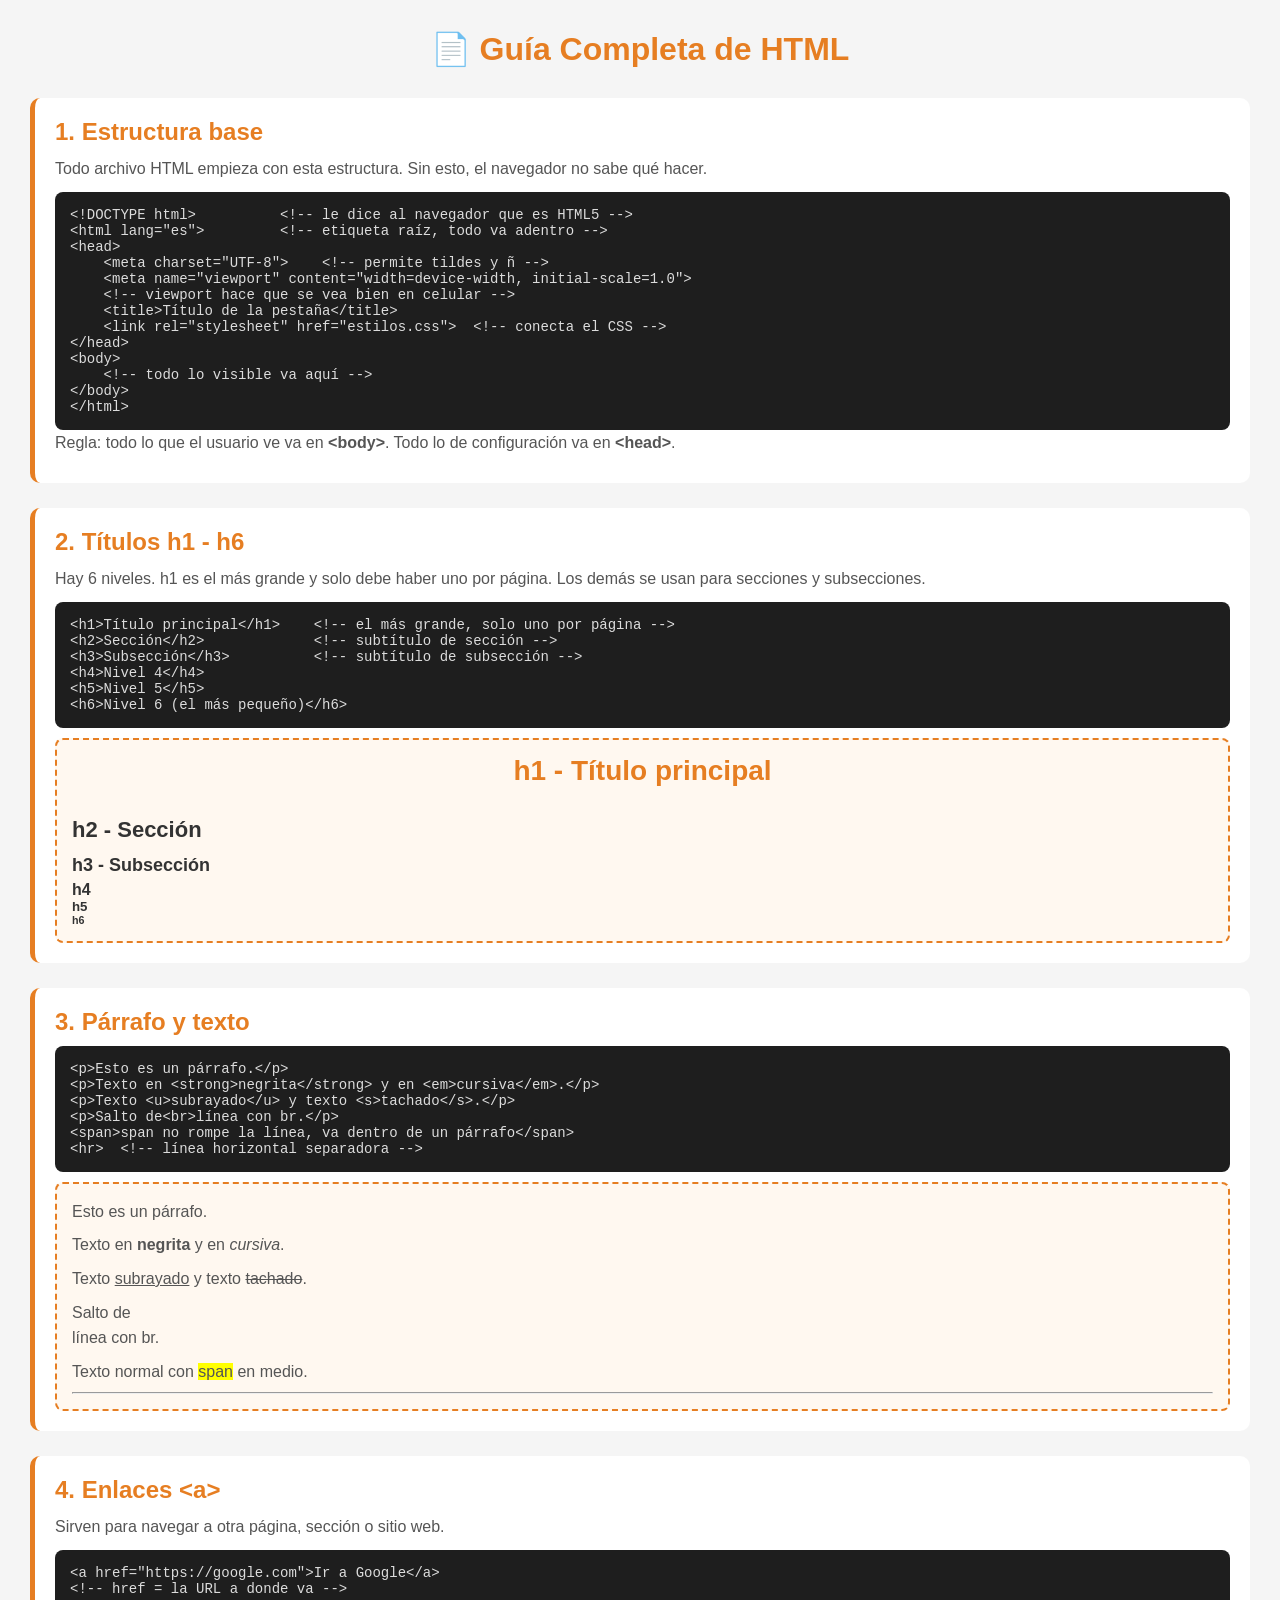
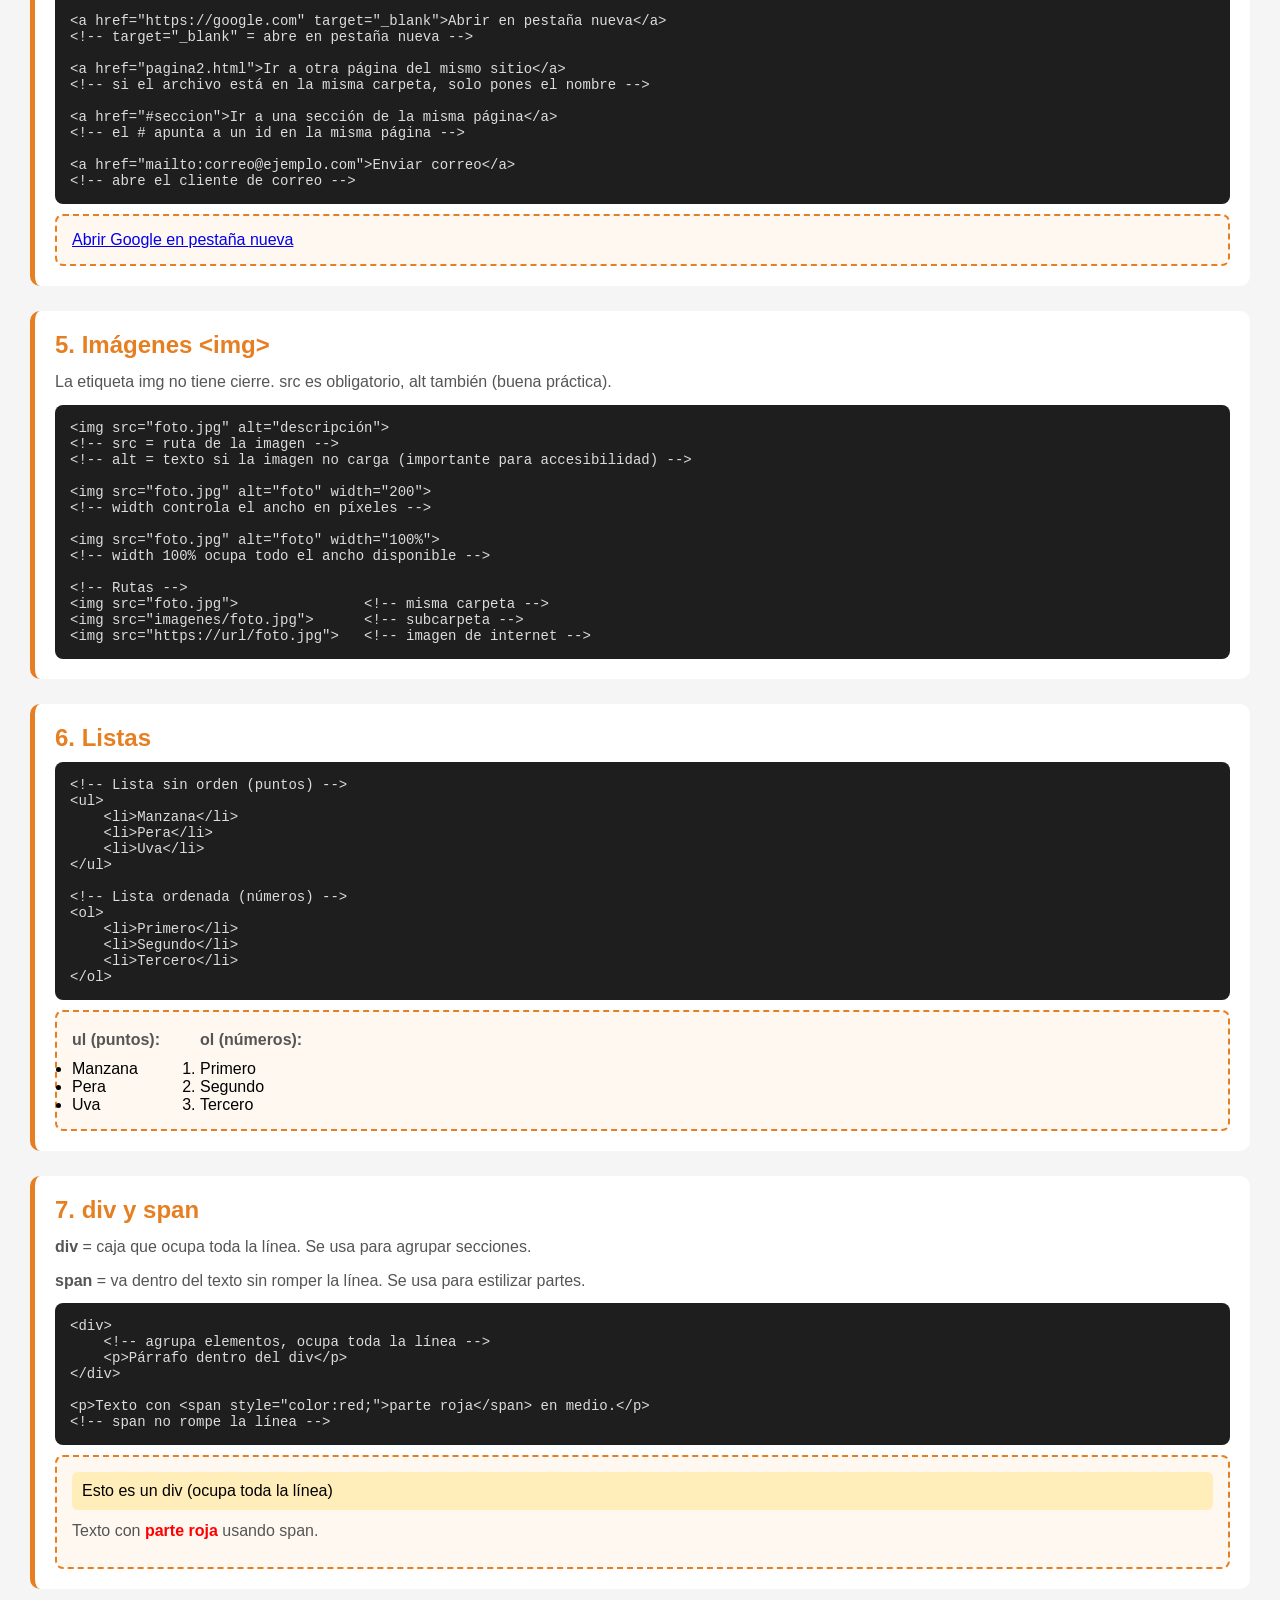
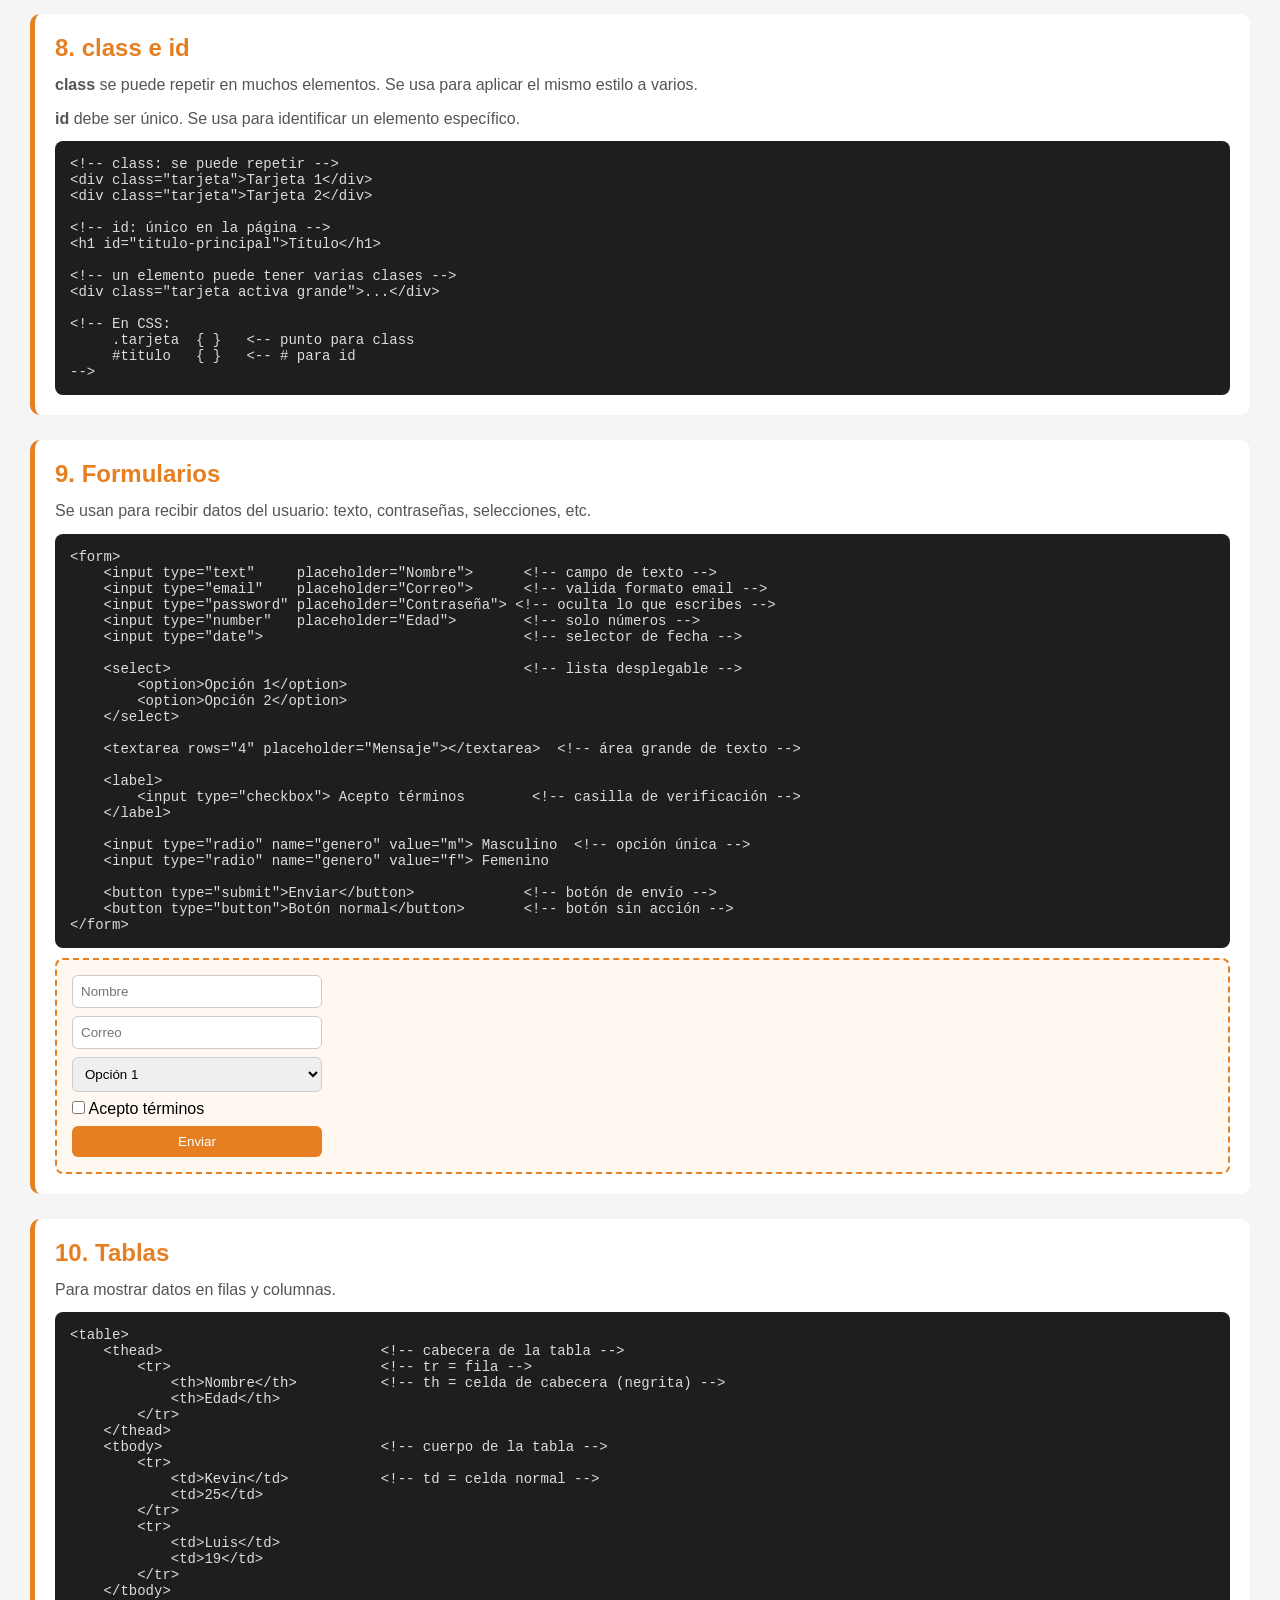
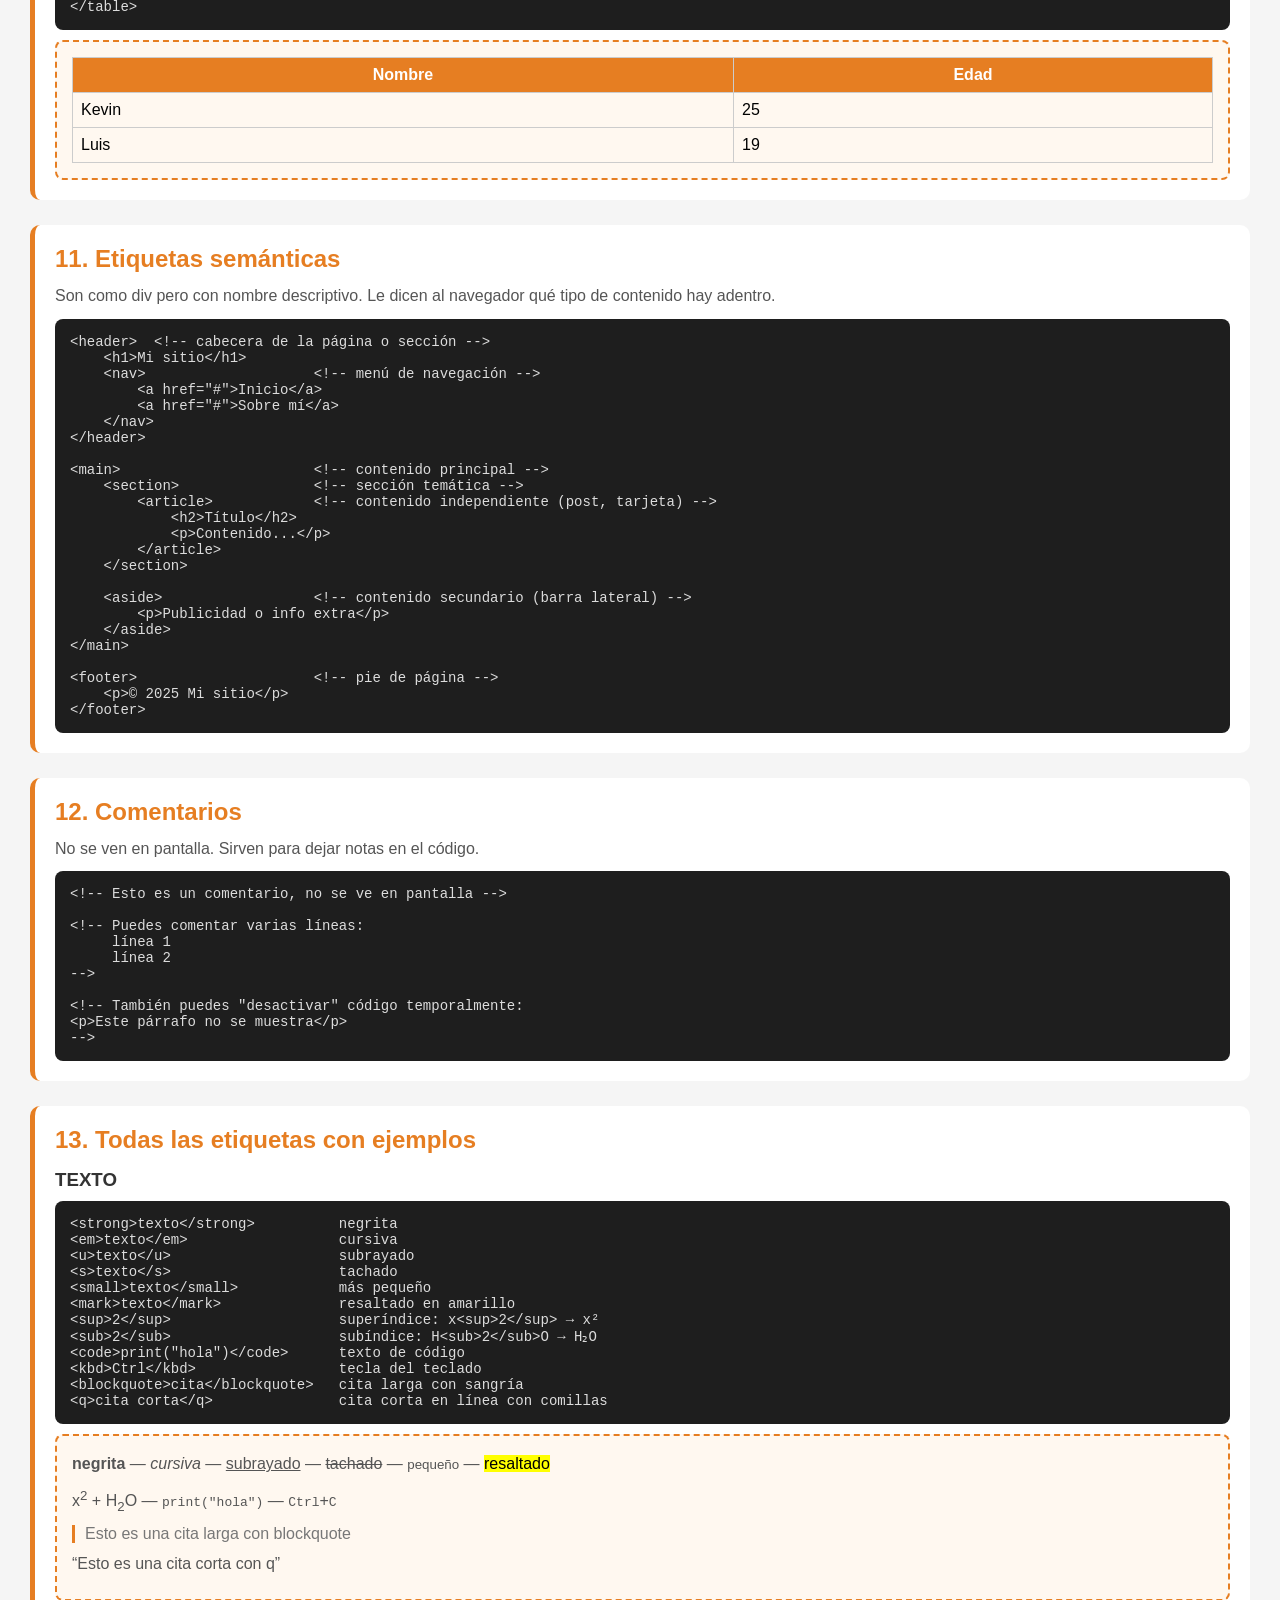
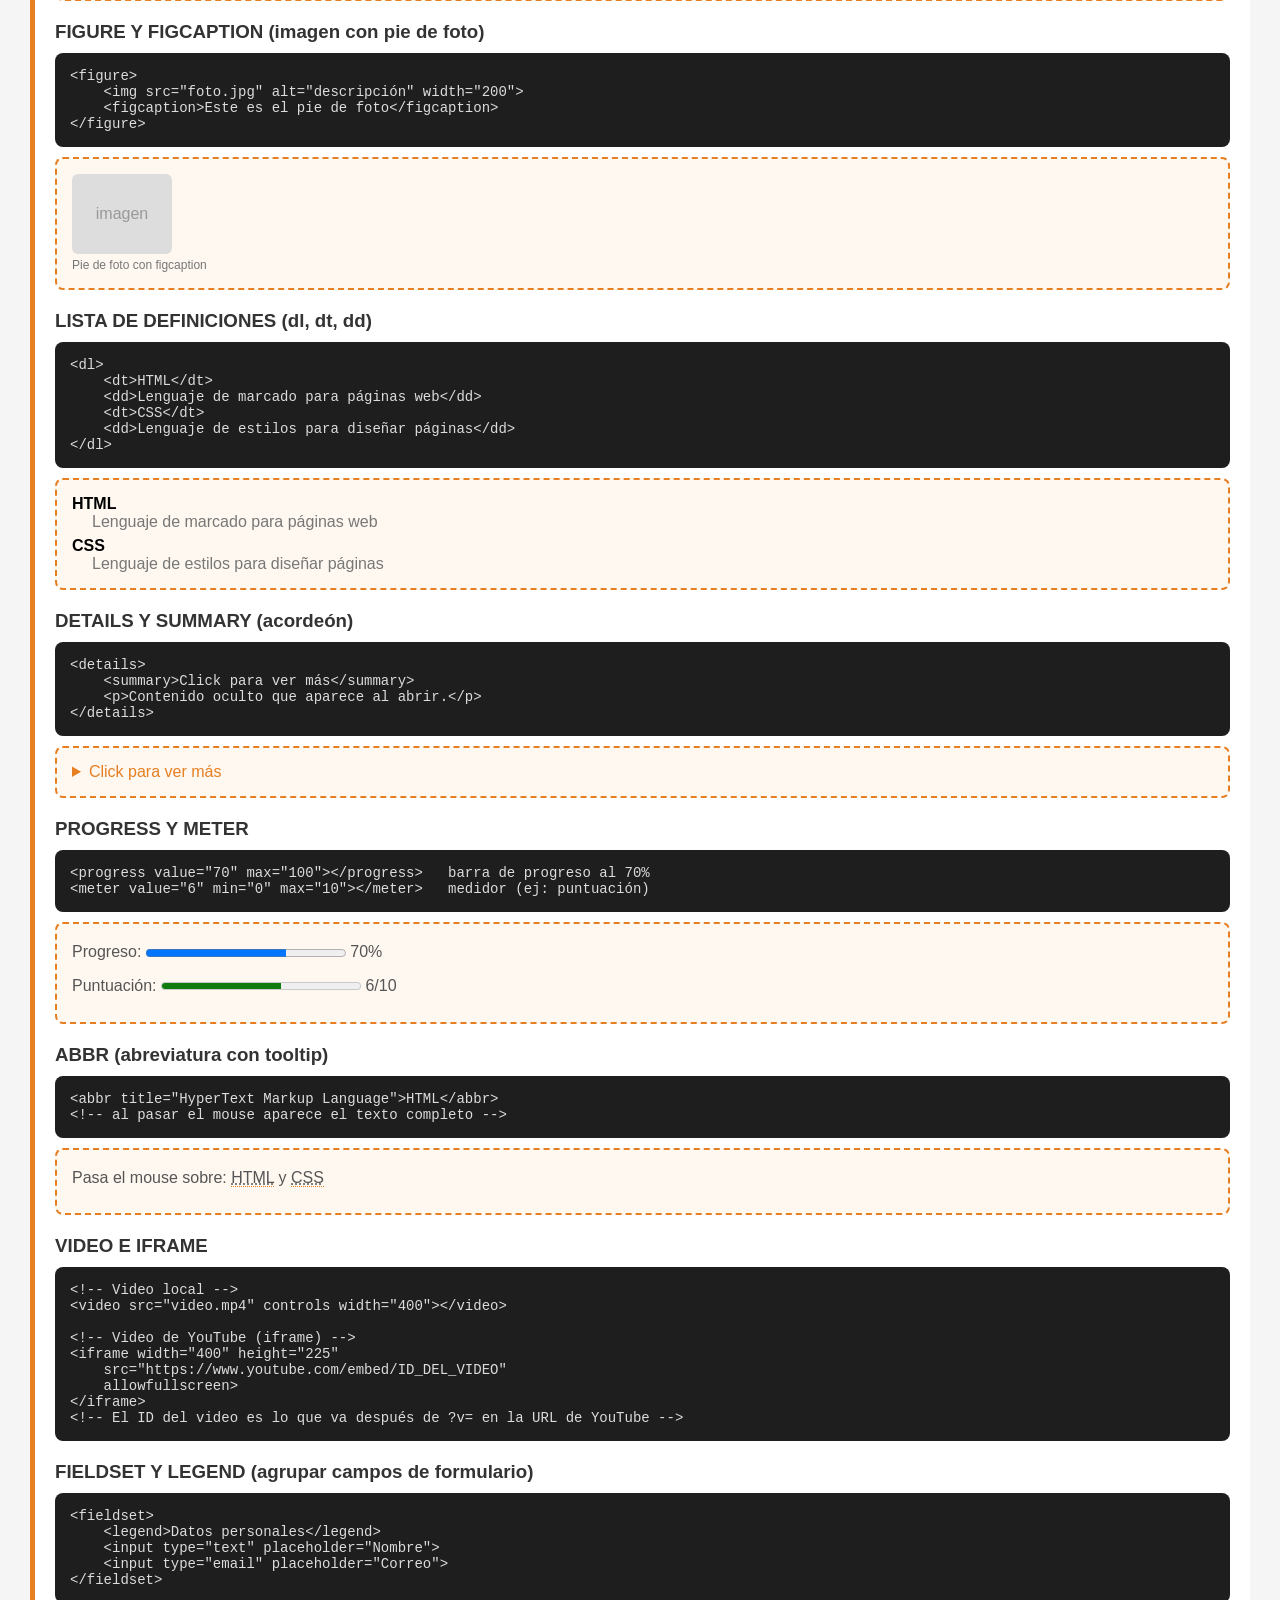
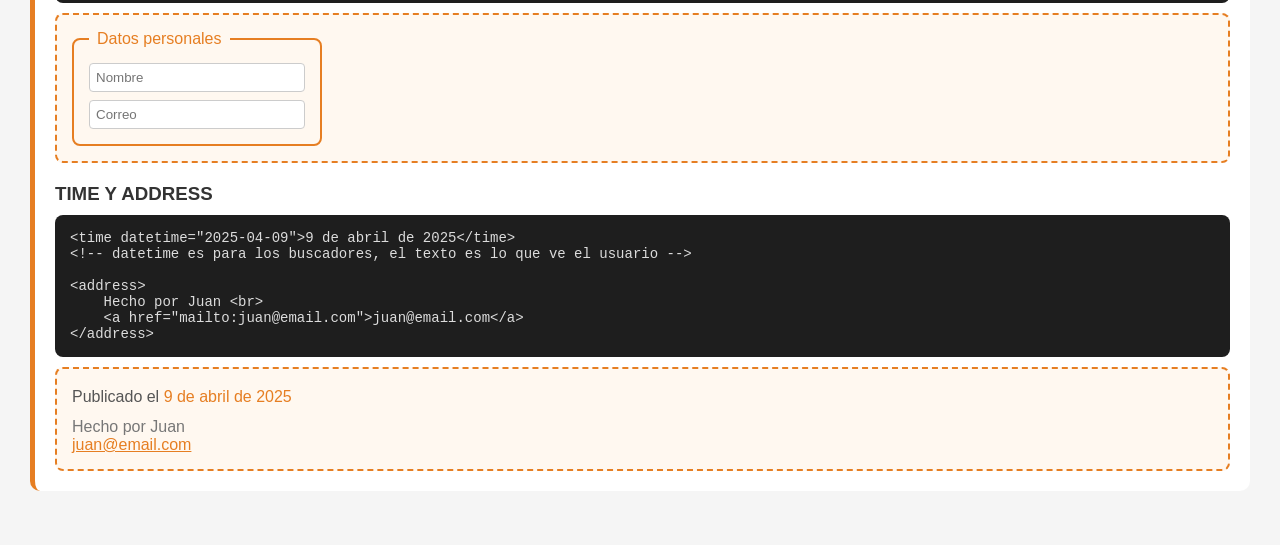
<file: guia_HTML.html>
<!DOCTYPE html>
<html lang="es">
<head>
    <meta charset="UTF-8">
    <meta name="viewport" content="width=device-width, initial-scale=1.0">
    <title>Guía HTML</title>
    <style>
        * { margin: 0; padding: 0; box-sizing: border-box; }
        body { font-family: Arial, sans-serif; background: #f5f5f5; padding: 30px; }
        section { background: white; border-radius: 10px; padding: 20px; margin-bottom: 25px; border-left: 5px solid #e67e22; }
        h1 { text-align: center; margin-bottom: 30px; color: #e67e22; }
        h2 { color: #e67e22; margin-bottom: 10px; }
        h3 { color: #333; margin: 12px 0 5px; }
        p  { color: #555; margin-bottom: 8px; line-height: 1.6; }
        pre { background: #1e1e1e; color: #dcdcdc; padding: 15px; border-radius: 8px; overflow-x: auto; margin-top: 10px; font-size: 14px; }
        .resultado { background: #fff8f0; border: 2px dashed #e67e22; border-radius: 8px; padding: 15px; margin-top: 10px; }
    </style>
</head>
<body>

<h1>📄 Guía Completa de HTML</h1>

<!-- ============================================================
     1. ESTRUCTURA BASE
============================================================ -->
<section>
    <h2>1. Estructura base</h2>
    <p>Todo archivo HTML empieza con esta estructura. Sin esto, el navegador no sabe qué hacer.</p>
    <pre>
&lt;!DOCTYPE html&gt;          &lt;!-- le dice al navegador que es HTML5 --&gt;
&lt;html lang="es"&gt;         &lt;!-- etiqueta raíz, todo va adentro --&gt;
&lt;head&gt;
    &lt;meta charset="UTF-8"&gt;    &lt;!-- permite tildes y ñ --&gt;
    &lt;meta name="viewport" content="width=device-width, initial-scale=1.0"&gt;
    &lt;!-- viewport hace que se vea bien en celular --&gt;
    &lt;title&gt;Título de la pestaña&lt;/title&gt;
    &lt;link rel="stylesheet" href="estilos.css"&gt;  &lt;!-- conecta el CSS --&gt;
&lt;/head&gt;
&lt;body&gt;
    &lt;!-- todo lo visible va aquí --&gt;
&lt;/body&gt;
&lt;/html&gt;</pre>
    <p>Regla: todo lo que el usuario ve va en <strong>&lt;body&gt;</strong>. Todo lo de configuración va en <strong>&lt;head&gt;</strong>.</p>
</section>

<!-- ============================================================
     2. TÍTULOS
============================================================ -->
<section>
    <h2>2. Títulos h1 - h6</h2>
    <p>Hay 6 niveles. h1 es el más grande y solo debe haber uno por página. Los demás se usan para secciones y subsecciones.</p>
    <pre>
&lt;h1&gt;Título principal&lt;/h1&gt;    &lt;!-- el más grande, solo uno por página --&gt;
&lt;h2&gt;Sección&lt;/h2&gt;             &lt;!-- subtítulo de sección --&gt;
&lt;h3&gt;Subsección&lt;/h3&gt;          &lt;!-- subtítulo de subsección --&gt;
&lt;h4&gt;Nivel 4&lt;/h4&gt;
&lt;h5&gt;Nivel 5&lt;/h5&gt;
&lt;h6&gt;Nivel 6 (el más pequeño)&lt;/h6&gt;</pre>
    <div class="resultado">
        <h1 style="font-size:28px;">h1 - Título principal</h1>
        <h2 style="font-size:22px; color:#333;">h2 - Sección</h2>
        <h3 style="font-size:18px; color:#333;">h3 - Subsección</h3>
        <h4 style="color:#333;">h4</h4>
        <h5 style="color:#333;">h5</h5>
        <h6 style="color:#333;">h6</h6>
    </div>
</section>

<!-- ============================================================
     3. PÁRRAFO Y TEXTO
============================================================ -->
<section>
    <h2>3. Párrafo y texto</h2>
    <pre>
&lt;p&gt;Esto es un párrafo.&lt;/p&gt;
&lt;p&gt;Texto en &lt;strong&gt;negrita&lt;/strong&gt; y en &lt;em&gt;cursiva&lt;/em&gt;.&lt;/p&gt;
&lt;p&gt;Texto &lt;u&gt;subrayado&lt;/u&gt; y texto &lt;s&gt;tachado&lt;/s&gt;.&lt;/p&gt;
&lt;p&gt;Salto de&lt;br&gt;línea con br.&lt;/p&gt;
&lt;span&gt;span no rompe la línea, va dentro de un párrafo&lt;/span&gt;
&lt;hr&gt;  &lt;!-- línea horizontal separadora --&gt;</pre>
    <div class="resultado">
        <p>Esto es un párrafo.</p>
        <p>Texto en <strong>negrita</strong> y en <em>cursiva</em>.</p>
        <p>Texto <u>subrayado</u> y texto <s>tachado</s>.</p>
        <p>Salto de<br>línea con br.</p>
        <p>Texto normal con <span style="background:yellow;">span</span> en medio.</p>
        <hr>
    </div>
</section>

<!-- ============================================================
     4. ENLACES
============================================================ -->
<section>
    <h2>4. Enlaces &lt;a&gt;</h2>
    <p>Sirven para navegar a otra página, sección o sitio web.</p>
    <pre>
&lt;a href="https://google.com"&gt;Ir a Google&lt;/a&gt;
&lt;!-- href = la URL a donde va --&gt;

&lt;a href="https://google.com" target="_blank"&gt;Abrir en pestaña nueva&lt;/a&gt;
&lt;!-- target="_blank" = abre en pestaña nueva --&gt;

&lt;a href="pagina2.html"&gt;Ir a otra página del mismo sitio&lt;/a&gt;
&lt;!-- si el archivo está en la misma carpeta, solo pones el nombre --&gt;

&lt;a href="#seccion"&gt;Ir a una sección de la misma página&lt;/a&gt;
&lt;!-- el # apunta a un id en la misma página --&gt;

&lt;a href="mailto:correo@ejemplo.com"&gt;Enviar correo&lt;/a&gt;
&lt;!-- abre el cliente de correo --&gt;</pre>
    <div class="resultado">
        <a href="https://google.com" target="_blank">Abrir Google en pestaña nueva</a>
    </div>
</section>

<!-- ============================================================
     5. IMÁGENES
============================================================ -->
<section>
    <h2>5. Imágenes &lt;img&gt;</h2>
    <p>La etiqueta img no tiene cierre. src es obligatorio, alt también (buena práctica).</p>
    <pre>
&lt;img src="foto.jpg" alt="descripción"&gt;
&lt;!-- src = ruta de la imagen --&gt;
&lt;!-- alt = texto si la imagen no carga (importante para accesibilidad) --&gt;

&lt;img src="foto.jpg" alt="foto" width="200"&gt;
&lt;!-- width controla el ancho en píxeles --&gt;

&lt;img src="foto.jpg" alt="foto" width="100%"&gt;
&lt;!-- width 100% ocupa todo el ancho disponible --&gt;

&lt;!-- Rutas --&gt;
&lt;img src="foto.jpg"&gt;               &lt;!-- misma carpeta --&gt;
&lt;img src="imagenes/foto.jpg"&gt;      &lt;!-- subcarpeta --&gt;
&lt;img src="https://url/foto.jpg"&gt;   &lt;!-- imagen de internet --&gt;</pre>
</section>

<!-- ============================================================
     6. LISTAS
============================================================ -->
<section>
    <h2>6. Listas</h2>
    <pre>
&lt;!-- Lista sin orden (puntos) --&gt;
&lt;ul&gt;
    &lt;li&gt;Manzana&lt;/li&gt;
    &lt;li&gt;Pera&lt;/li&gt;
    &lt;li&gt;Uva&lt;/li&gt;
&lt;/ul&gt;

&lt;!-- Lista ordenada (números) --&gt;
&lt;ol&gt;
    &lt;li&gt;Primero&lt;/li&gt;
    &lt;li&gt;Segundo&lt;/li&gt;
    &lt;li&gt;Tercero&lt;/li&gt;
&lt;/ol&gt;</pre>
    <div class="resultado" style="display:flex; gap:40px;">
        <div>
            <p><strong>ul (puntos):</strong></p>
            <ul><li>Manzana</li><li>Pera</li><li>Uva</li></ul>
        </div>
        <div>
            <p><strong>ol (números):</strong></p>
            <ol><li>Primero</li><li>Segundo</li><li>Tercero</li></ol>
        </div>
    </div>
</section>

<!-- ============================================================
     7. DIV Y SPAN
============================================================ -->
<section>
    <h2>7. div y span</h2>
    <p><strong>div</strong> = caja que ocupa toda la línea. Se usa para agrupar secciones.</p>
    <p><strong>span</strong> = va dentro del texto sin romper la línea. Se usa para estilizar partes.</p>
    <pre>
&lt;div&gt;
    &lt;!-- agrupa elementos, ocupa toda la línea --&gt;
    &lt;p&gt;Párrafo dentro del div&lt;/p&gt;
&lt;/div&gt;

&lt;p&gt;Texto con &lt;span style="color:red;"&gt;parte roja&lt;/span&gt; en medio.&lt;/p&gt;
&lt;!-- span no rompe la línea --&gt;</pre>
    <div class="resultado">
        <div style="background:#ffeeba; padding:10px; border-radius:6px;">Esto es un div (ocupa toda la línea)</div>
        <p style="margin-top:8px;">Texto con <span style="color:red; font-weight:bold;">parte roja</span> usando span.</p>
    </div>
</section>

<!-- ============================================================
     8. CLASS E ID
============================================================ -->
<section>
    <h2>8. class e id</h2>
    <p><strong>class</strong> se puede repetir en muchos elementos. Se usa para aplicar el mismo estilo a varios.</p>
    <p><strong>id</strong> debe ser único. Se usa para identificar un elemento específico.</p>
    <pre>
&lt;!-- class: se puede repetir --&gt;
&lt;div class="tarjeta"&gt;Tarjeta 1&lt;/div&gt;
&lt;div class="tarjeta"&gt;Tarjeta 2&lt;/div&gt;

&lt;!-- id: único en la página --&gt;
&lt;h1 id="titulo-principal"&gt;Título&lt;/h1&gt;

&lt;!-- un elemento puede tener varias clases --&gt;
&lt;div class="tarjeta activa grande"&gt;...&lt;/div&gt;

&lt;!-- En CSS:
     .tarjeta  { }   &lt;-- punto para class
     #titulo   { }   &lt;-- # para id
--&gt;</pre>
</section>

<!-- ============================================================
     9. FORMULARIOS
============================================================ -->
<section>
    <h2>9. Formularios</h2>
    <p>Se usan para recibir datos del usuario: texto, contraseñas, selecciones, etc.</p>
    <pre>
&lt;form&gt;
    &lt;input type="text"     placeholder="Nombre"&gt;      &lt;!-- campo de texto --&gt;
    &lt;input type="email"    placeholder="Correo"&gt;      &lt;!-- valida formato email --&gt;
    &lt;input type="password" placeholder="Contraseña"&gt; &lt;!-- oculta lo que escribes --&gt;
    &lt;input type="number"   placeholder="Edad"&gt;        &lt;!-- solo números --&gt;
    &lt;input type="date"&gt;                               &lt;!-- selector de fecha --&gt;

    &lt;select&gt;                                          &lt;!-- lista desplegable --&gt;
        &lt;option&gt;Opción 1&lt;/option&gt;
        &lt;option&gt;Opción 2&lt;/option&gt;
    &lt;/select&gt;

    &lt;textarea rows="4" placeholder="Mensaje"&gt;&lt;/textarea&gt;  &lt;!-- área grande de texto --&gt;

    &lt;label&gt;
        &lt;input type="checkbox"&gt; Acepto términos        &lt;!-- casilla de verificación --&gt;
    &lt;/label&gt;

    &lt;input type="radio" name="genero" value="m"&gt; Masculino  &lt;!-- opción única --&gt;
    &lt;input type="radio" name="genero" value="f"&gt; Femenino

    &lt;button type="submit"&gt;Enviar&lt;/button&gt;             &lt;!-- botón de envío --&gt;
    &lt;button type="button"&gt;Botón normal&lt;/button&gt;       &lt;!-- botón sin acción --&gt;
&lt;/form&gt;</pre>
    <div class="resultado">
        <form style="display:flex; flex-direction:column; gap:8px; max-width:250px;">
            <input type="text" placeholder="Nombre" style="padding:8px; border:1px solid #ccc; border-radius:6px;">
            <input type="email" placeholder="Correo" style="padding:8px; border:1px solid #ccc; border-radius:6px;">
            <select style="padding:8px; border:1px solid #ccc; border-radius:6px;">
                <option>Opción 1</option><option>Opción 2</option>
            </select>
            <label><input type="checkbox"> Acepto términos</label>
            <button style="padding:8px; background:#e67e22; color:white; border:none; border-radius:6px; cursor:pointer;">Enviar</button>
        </form>
    </div>
</section>

<!-- ============================================================
     10. TABLAS
============================================================ -->
<section>
    <h2>10. Tablas</h2>
    <p>Para mostrar datos en filas y columnas.</p>
    <pre>
&lt;table&gt;
    &lt;thead&gt;                          &lt;!-- cabecera de la tabla --&gt;
        &lt;tr&gt;                         &lt;!-- tr = fila --&gt;
            &lt;th&gt;Nombre&lt;/th&gt;          &lt;!-- th = celda de cabecera (negrita) --&gt;
            &lt;th&gt;Edad&lt;/th&gt;
        &lt;/tr&gt;
    &lt;/thead&gt;
    &lt;tbody&gt;                          &lt;!-- cuerpo de la tabla --&gt;
        &lt;tr&gt;
            &lt;td&gt;Kevin&lt;/td&gt;           &lt;!-- td = celda normal --&gt;
            &lt;td&gt;25&lt;/td&gt;
        &lt;/tr&gt;
        &lt;tr&gt;
            &lt;td&gt;Luis&lt;/td&gt;
            &lt;td&gt;19&lt;/td&gt;
        &lt;/tr&gt;
    &lt;/tbody&gt;
&lt;/table&gt;</pre>
    <div class="resultado">
        <table style="border-collapse:collapse; width:100%;">
            <thead>
                <tr style="background:#e67e22; color:white;">
                    <th style="padding:8px; border:1px solid #ccc;">Nombre</th>
                    <th style="padding:8px; border:1px solid #ccc;">Edad</th>
                </tr>
            </thead>
            <tbody>
                <tr><td style="padding:8px; border:1px solid #ccc;">Kevin</td><td style="padding:8px; border:1px solid #ccc;">25</td></tr>
                <tr style="background:#fff8f0;"><td style="padding:8px; border:1px solid #ccc;">Luis</td><td style="padding:8px; border:1px solid #ccc;">19</td></tr>
            </tbody>
        </table>
    </div>
</section>

<!-- ============================================================
     11. ETIQUETAS SEMÁNTICAS
============================================================ -->
<section>
    <h2>11. Etiquetas semánticas</h2>
    <p>Son como div pero con nombre descriptivo. Le dicen al navegador qué tipo de contenido hay adentro.</p>
    <pre>
&lt;header&gt;  &lt;!-- cabecera de la página o sección --&gt;
    &lt;h1&gt;Mi sitio&lt;/h1&gt;
    &lt;nav&gt;                    &lt;!-- menú de navegación --&gt;
        &lt;a href="#"&gt;Inicio&lt;/a&gt;
        &lt;a href="#"&gt;Sobre mí&lt;/a&gt;
    &lt;/nav&gt;
&lt;/header&gt;

&lt;main&gt;                       &lt;!-- contenido principal --&gt;
    &lt;section&gt;                &lt;!-- sección temática --&gt;
        &lt;article&gt;            &lt;!-- contenido independiente (post, tarjeta) --&gt;
            &lt;h2&gt;Título&lt;/h2&gt;
            &lt;p&gt;Contenido...&lt;/p&gt;
        &lt;/article&gt;
    &lt;/section&gt;

    &lt;aside&gt;                  &lt;!-- contenido secundario (barra lateral) --&gt;
        &lt;p&gt;Publicidad o info extra&lt;/p&gt;
    &lt;/aside&gt;
&lt;/main&gt;

&lt;footer&gt;                     &lt;!-- pie de página --&gt;
    &lt;p&gt;© 2025 Mi sitio&lt;/p&gt;
&lt;/footer&gt;</pre>
</section>

<!-- ============================================================
     12. COMENTARIOS
============================================================ -->
<section>
    <h2>12. Comentarios</h2>
    <p>No se ven en pantalla. Sirven para dejar notas en el código.</p>
    <pre>
&lt;!-- Esto es un comentario, no se ve en pantalla --&gt;

&lt;!-- Puedes comentar varias líneas:
     línea 1
     línea 2
--&gt;

&lt;!-- También puedes "desactivar" código temporalmente:
&lt;p&gt;Este párrafo no se muestra&lt;/p&gt;
--&gt;</pre>
</section>

<!-- ============================================================
     13. TODAS LAS ETIQUETAS CON EJEMPLOS
============================================================ -->
<section>
    <h2>13. Todas las etiquetas con ejemplos</h2>

    <h3 style="margin-top:15px;">TEXTO</h3>
    <pre>
&lt;strong&gt;texto&lt;/strong&gt;          negrita
&lt;em&gt;texto&lt;/em&gt;                  cursiva
&lt;u&gt;texto&lt;/u&gt;                    subrayado
&lt;s&gt;texto&lt;/s&gt;                    tachado
&lt;small&gt;texto&lt;/small&gt;            más pequeño
&lt;mark&gt;texto&lt;/mark&gt;              resaltado en amarillo
&lt;sup&gt;2&lt;/sup&gt;                    superíndice: x&lt;sup&gt;2&lt;/sup&gt; → x²
&lt;sub&gt;2&lt;/sub&gt;                    subíndice: H&lt;sub&gt;2&lt;/sub&gt;O → H₂O
&lt;code&gt;print("hola")&lt;/code&gt;      texto de código
&lt;kbd&gt;Ctrl&lt;/kbd&gt;                 tecla del teclado
&lt;blockquote&gt;cita&lt;/blockquote&gt;   cita larga con sangría
&lt;q&gt;cita corta&lt;/q&gt;               cita corta en línea con comillas</pre>
    <div class="resultado">
        <p><strong>negrita</strong> — <em>cursiva</em> — <u>subrayado</u> — <s>tachado</s> — <small>pequeño</small> — <mark>resaltado</mark></p>
        <p>x<sup>2</sup> + H<sub>2</sub>O — <code>print("hola")</code> — <kbd>Ctrl</kbd>+<kbd>C</kbd></p>
        <blockquote style="border-left:3px solid #e67e22; padding-left:10px; color:#777; margin-top:8px;">Esto es una cita larga con blockquote</blockquote>
        <p style="margin-top:8px;"><q>Esto es una cita corta con q</q></p>
    </div>

    <h3 style="margin-top:20px;">FIGURE Y FIGCAPTION (imagen con pie de foto)</h3>
    <pre>
&lt;figure&gt;
    &lt;img src="foto.jpg" alt="descripción" width="200"&gt;
    &lt;figcaption&gt;Este es el pie de foto&lt;/figcaption&gt;
&lt;/figure&gt;</pre>
    <div class="resultado">
        <figure style="display:inline-block; text-align:center;">
            <div style="width:100px; height:80px; background:#ddd; border-radius:6px; display:flex; align-items:center; justify-content:center; color:#999;">imagen</div>
            <figcaption style="font-size:12px; color:#777; margin-top:4px;">Pie de foto con figcaption</figcaption>
        </figure>
    </div>

    <h3 style="margin-top:20px;">LISTA DE DEFINICIONES (dl, dt, dd)</h3>
    <pre>
&lt;dl&gt;
    &lt;dt&gt;HTML&lt;/dt&gt;
    &lt;dd&gt;Lenguaje de marcado para páginas web&lt;/dd&gt;
    &lt;dt&gt;CSS&lt;/dt&gt;
    &lt;dd&gt;Lenguaje de estilos para diseñar páginas&lt;/dd&gt;
&lt;/dl&gt;</pre>
    <div class="resultado">
        <dl>
            <dt style="font-weight:bold;">HTML</dt>
            <dd style="margin-left:20px; color:#777;">Lenguaje de marcado para páginas web</dd>
            <dt style="font-weight:bold; margin-top:6px;">CSS</dt>
            <dd style="margin-left:20px; color:#777;">Lenguaje de estilos para diseñar páginas</dd>
        </dl>
    </div>

    <h3 style="margin-top:20px;">DETAILS Y SUMMARY (acordeón)</h3>
    <pre>
&lt;details&gt;
    &lt;summary&gt;Click para ver más&lt;/summary&gt;
    &lt;p&gt;Contenido oculto que aparece al abrir.&lt;/p&gt;
&lt;/details&gt;</pre>
    <div class="resultado">
        <details>
            <summary style="cursor:pointer; color:#e67e22;">Click para ver más</summary>
            <p style="padding:8px; color:#555;">Contenido oculto que aparece al abrir. Útil para FAQs o información extra.</p>
        </details>
    </div>

    <h3 style="margin-top:20px;">PROGRESS Y METER</h3>
    <pre>
&lt;progress value="70" max="100"&gt;&lt;/progress&gt;   barra de progreso al 70%
&lt;meter value="6" min="0" max="10"&gt;&lt;/meter&gt;   medidor (ej: puntuación)</pre>
    <div class="resultado">
        <p>Progreso: <progress value="70" max="100" style="width:200px;"></progress> 70%</p>
        <p style="margin-top:8px;">Puntuación: <meter value="6" min="0" max="10" style="width:200px;"></meter> 6/10</p>
    </div>

    <h3 style="margin-top:20px;">ABBR (abreviatura con tooltip)</h3>
    <pre>
&lt;abbr title="HyperText Markup Language"&gt;HTML&lt;/abbr&gt;
&lt;!-- al pasar el mouse aparece el texto completo --&gt;</pre>
    <div class="resultado">
        <p>Pasa el mouse sobre: <abbr title="HyperText Markup Language" style="border-bottom:1px dotted #e67e22; cursor:help;">HTML</abbr> y <abbr title="Cascading Style Sheets" style="border-bottom:1px dotted #e67e22; cursor:help;">CSS</abbr></p>
    </div>

    <h3 style="margin-top:20px;">VIDEO E IFRAME</h3>
    <pre>
&lt;!-- Video local --&gt;
&lt;video src="video.mp4" controls width="400"&gt;&lt;/video&gt;

&lt;!-- Video de YouTube (iframe) --&gt;
&lt;iframe width="400" height="225"
    src="https://www.youtube.com/embed/ID_DEL_VIDEO"
    allowfullscreen&gt;
&lt;/iframe&gt;
&lt;!-- El ID del video es lo que va después de ?v= en la URL de YouTube --&gt;</pre>

    <h3 style="margin-top:20px;">FIELDSET Y LEGEND (agrupar campos de formulario)</h3>
    <pre>
&lt;fieldset&gt;
    &lt;legend&gt;Datos personales&lt;/legend&gt;
    &lt;input type="text" placeholder="Nombre"&gt;
    &lt;input type="email" placeholder="Correo"&gt;
&lt;/fieldset&gt;</pre>
    <div class="resultado">
        <fieldset style="border:2px solid #e67e22; border-radius:8px; padding:15px; max-width:250px;">
            <legend style="color:#e67e22; padding:0 8px;">Datos personales</legend>
            <div style="display:flex; flex-direction:column; gap:8px;">
                <input type="text" placeholder="Nombre" style="padding:6px; border:1px solid #ccc; border-radius:4px;">
                <input type="email" placeholder="Correo" style="padding:6px; border:1px solid #ccc; border-radius:4px;">
            </div>
        </fieldset>
    </div>

    <h3 style="margin-top:20px;">TIME Y ADDRESS</h3>
    <pre>
&lt;time datetime="2025-04-09"&gt;9 de abril de 2025&lt;/time&gt;
&lt;!-- datetime es para los buscadores, el texto es lo que ve el usuario --&gt;

&lt;address&gt;
    Hecho por Juan &lt;br&gt;
    &lt;a href="mailto:juan@email.com"&gt;juan@email.com&lt;/a&gt;
&lt;/address&gt;</pre>
    <div class="resultado">
        <p>Publicado el <time datetime="2025-04-09" style="color:#e67e22;">9 de abril de 2025</time></p>
        <address style="margin-top:8px; font-style:normal; color:#777;">
            Hecho por Juan<br>
            <a href="#" style="color:#e67e22;">juan@email.com</a>
        </address>
    </div>

</section>

</body>
</html>

<!-- FIN DEL ARCHIVO -->
</file>
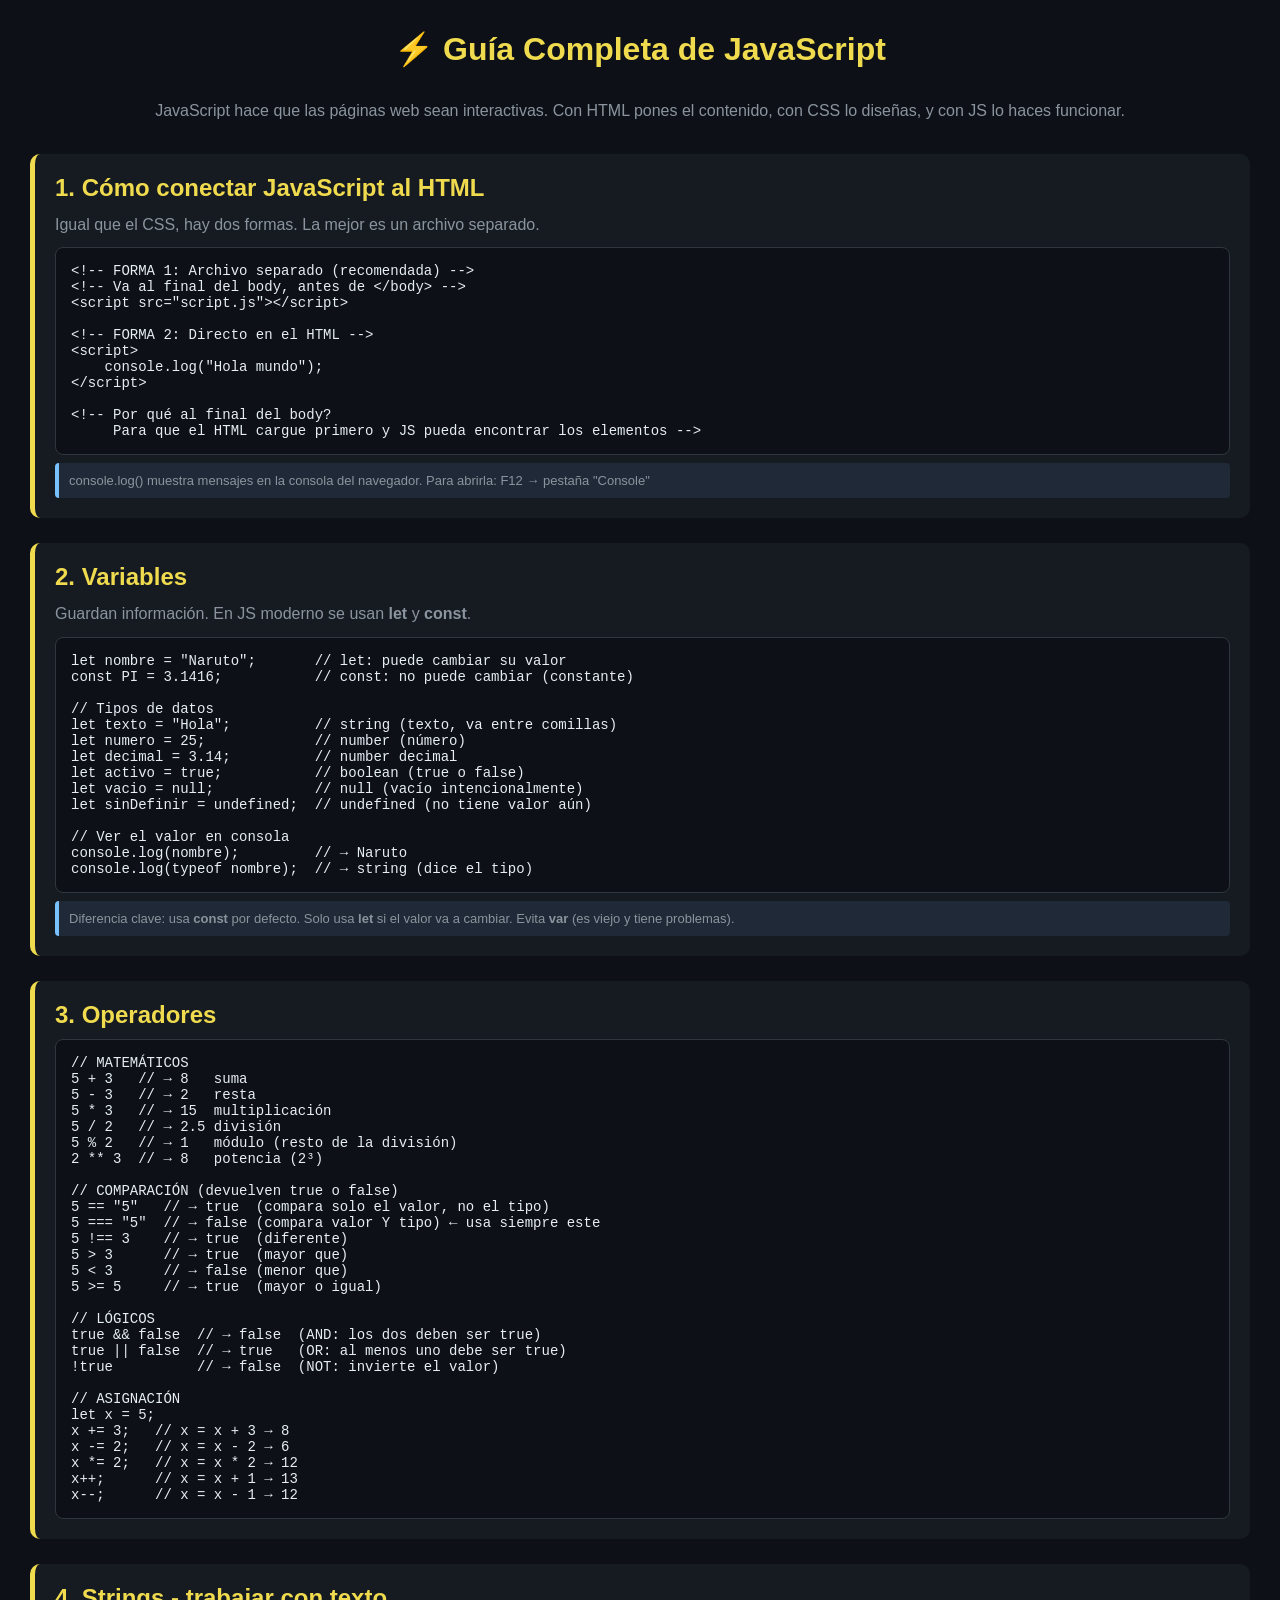
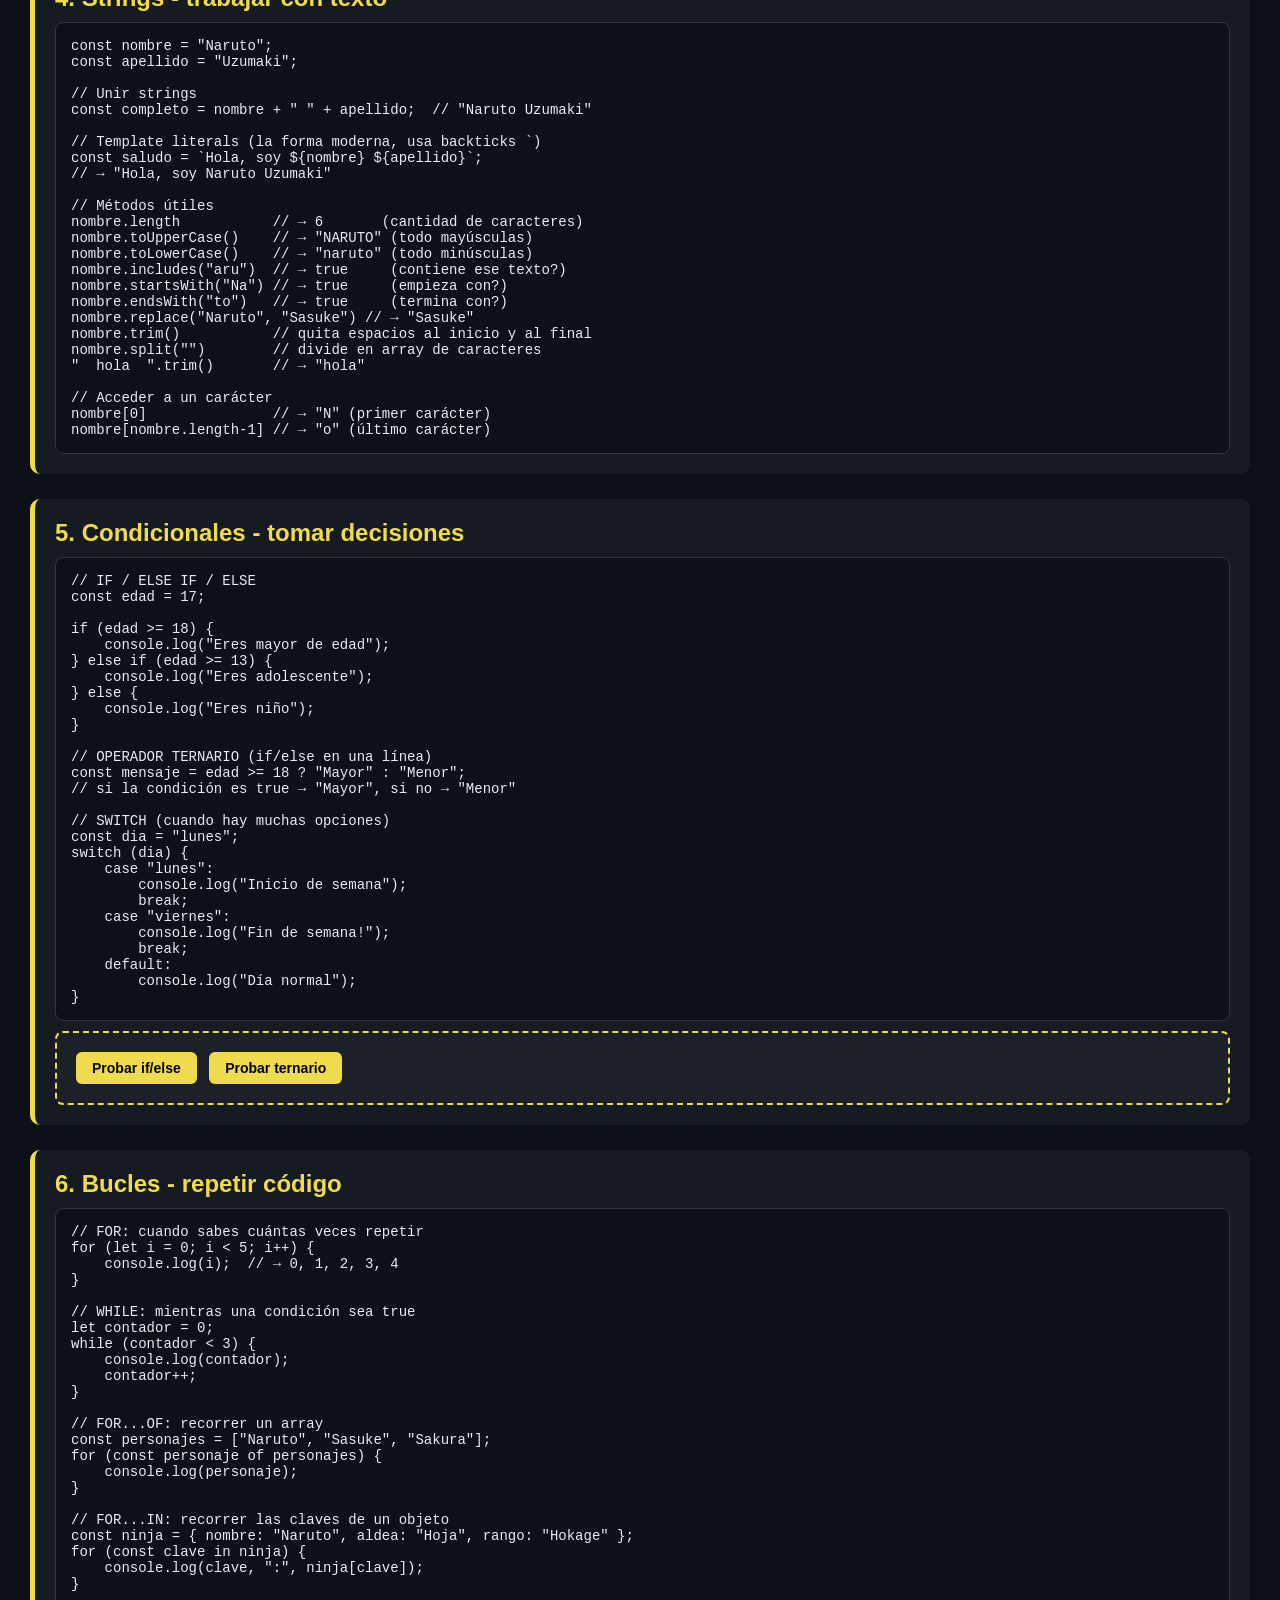
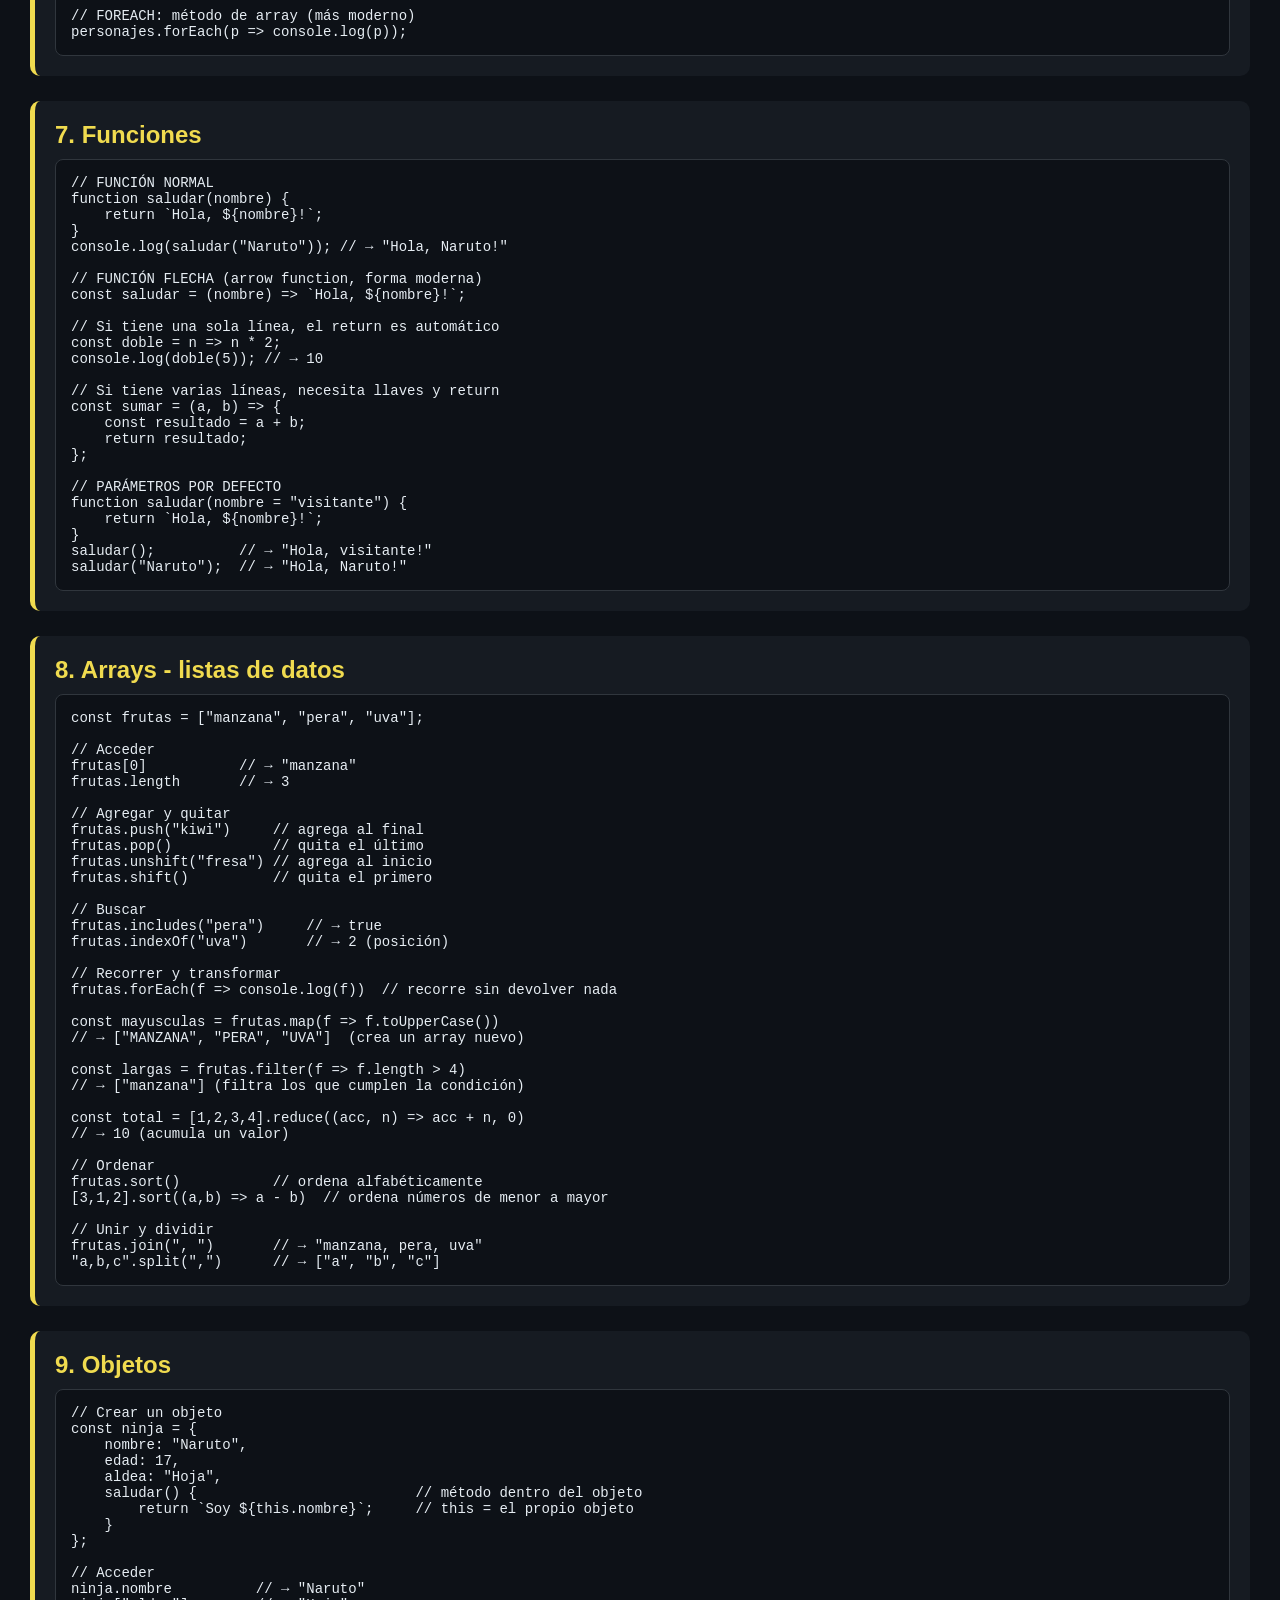
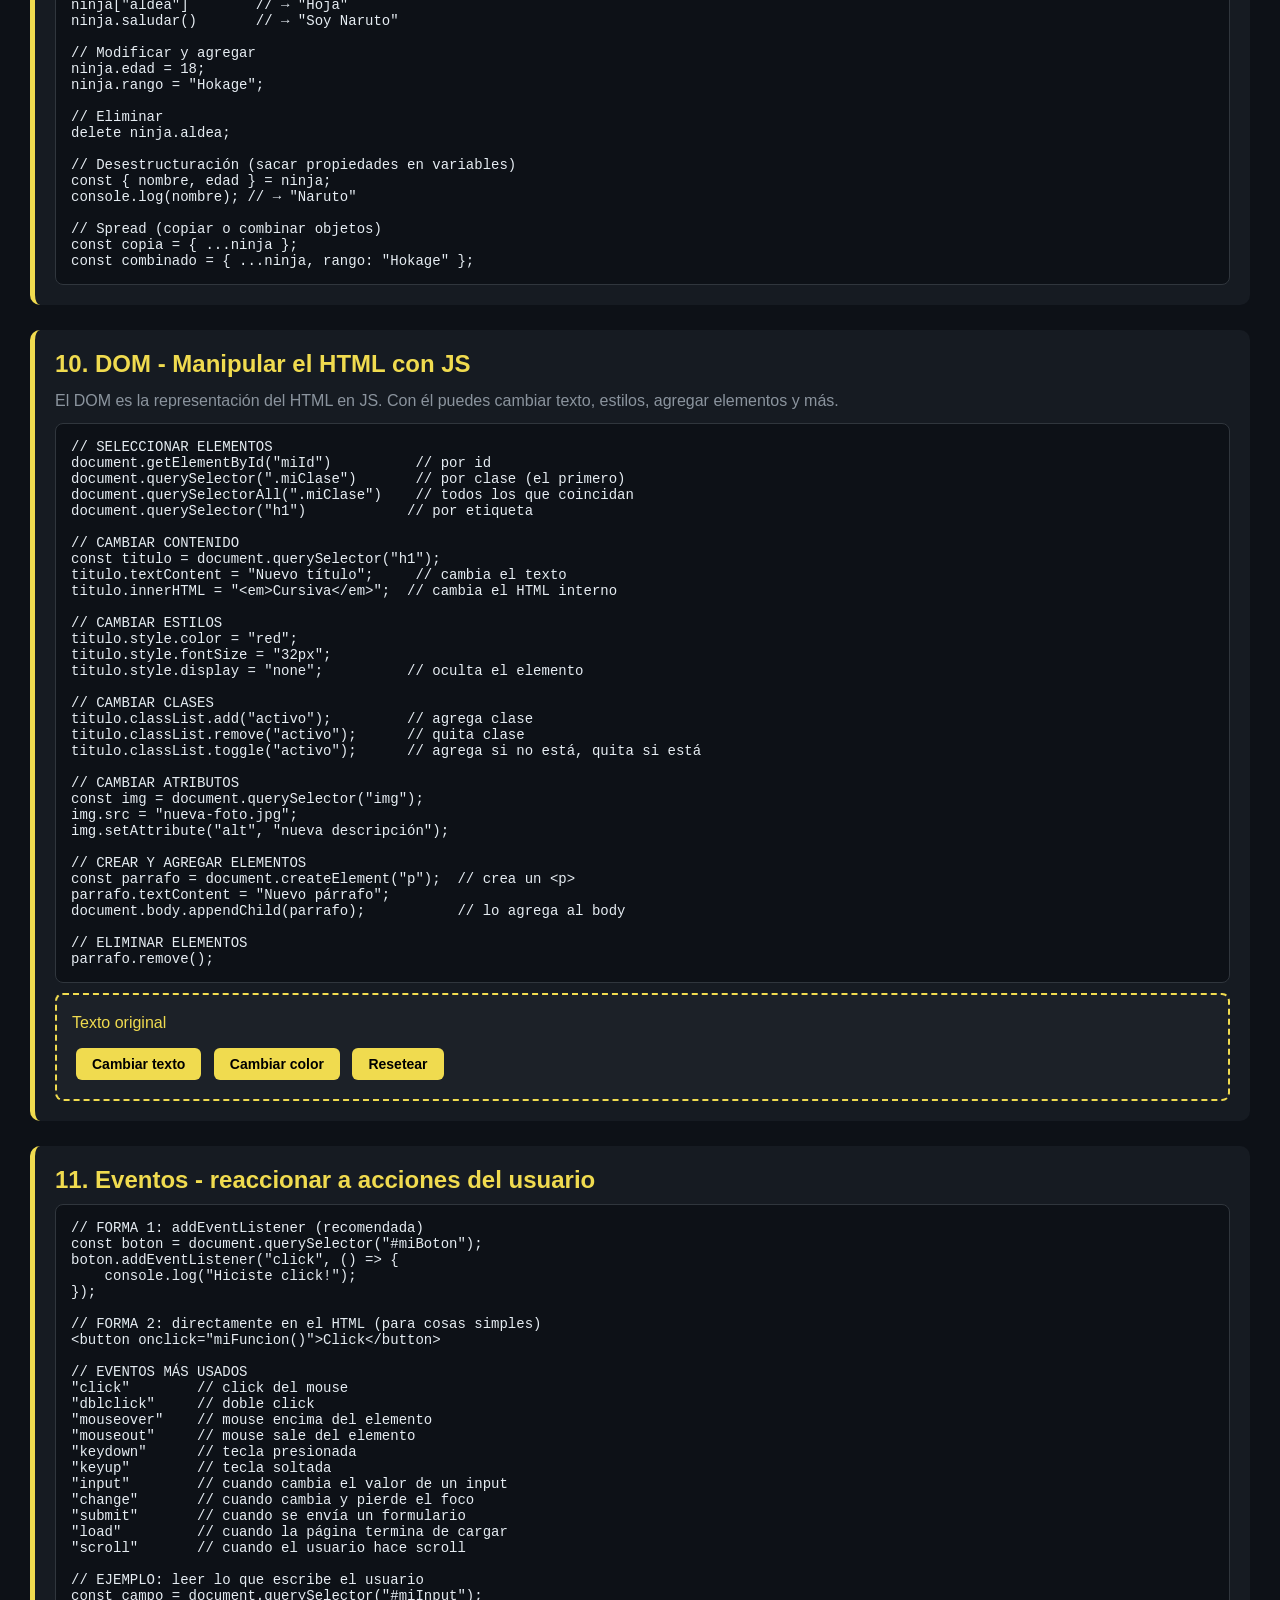
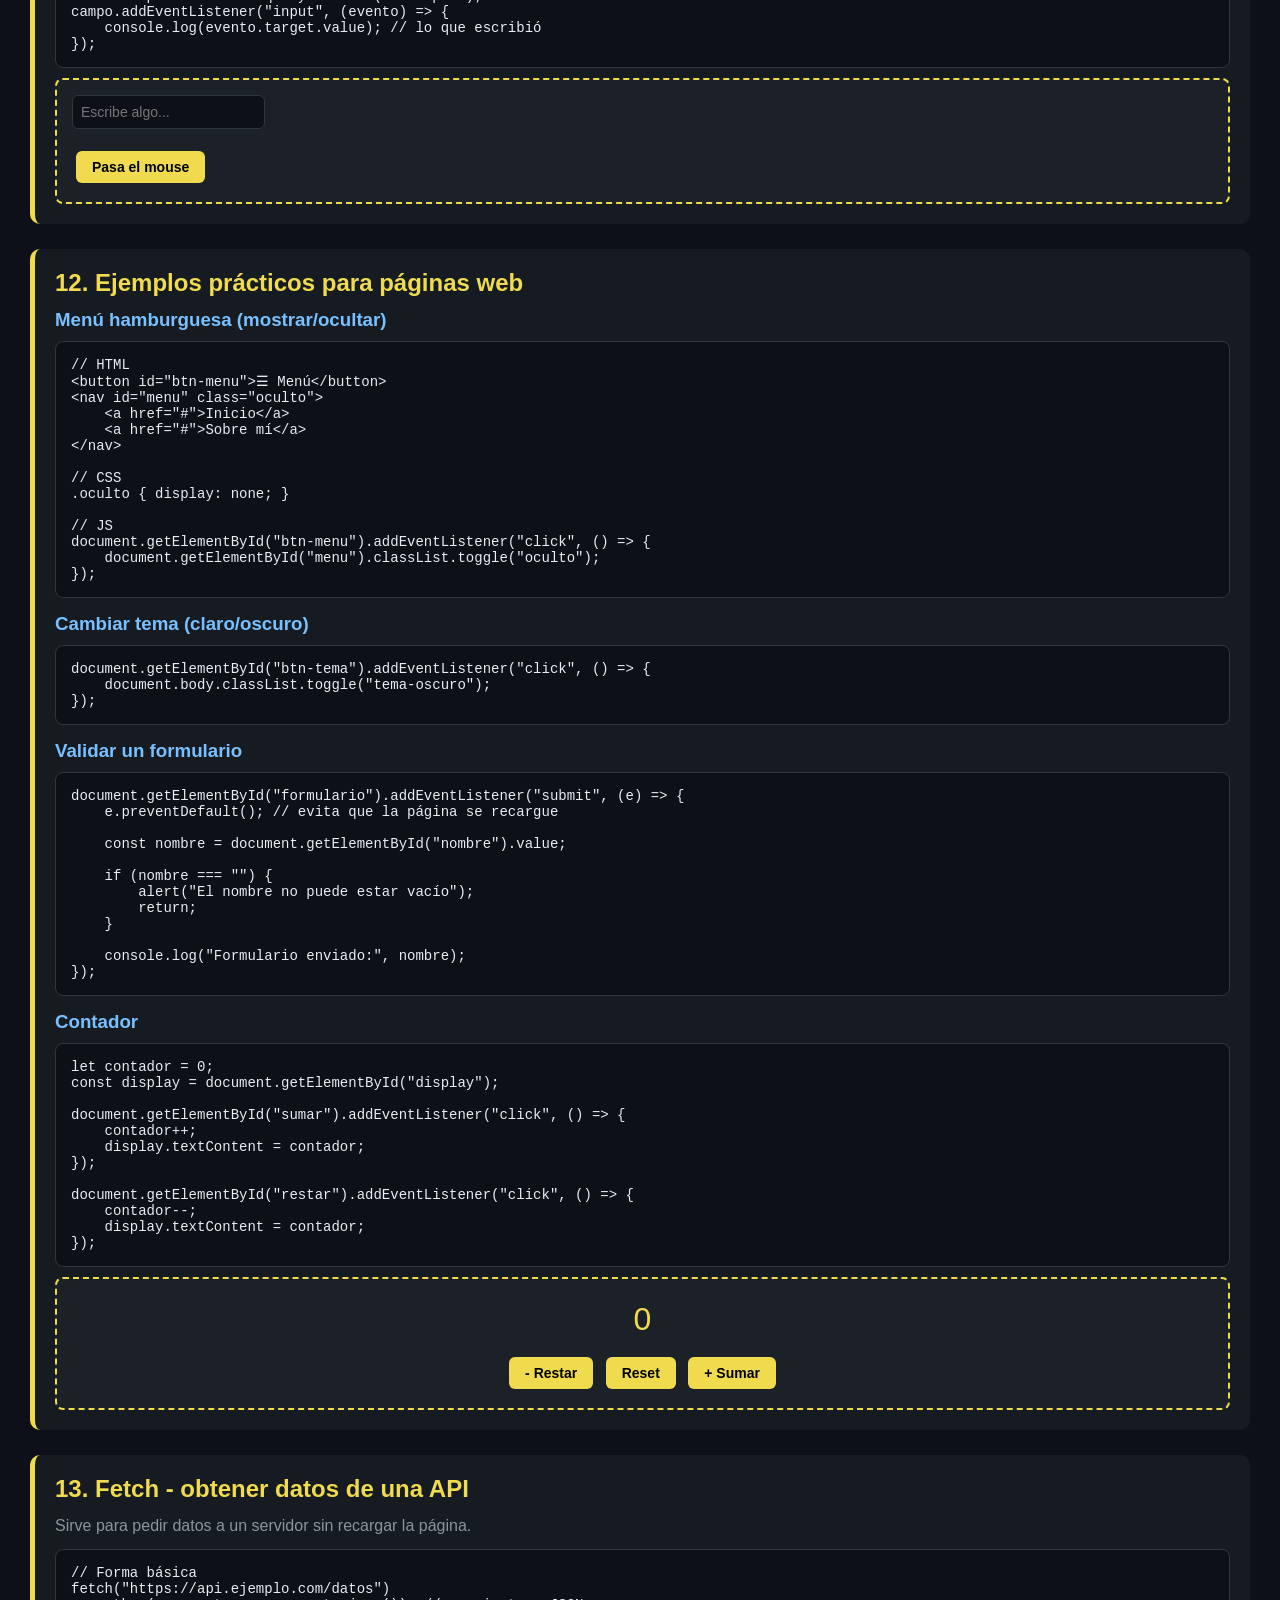
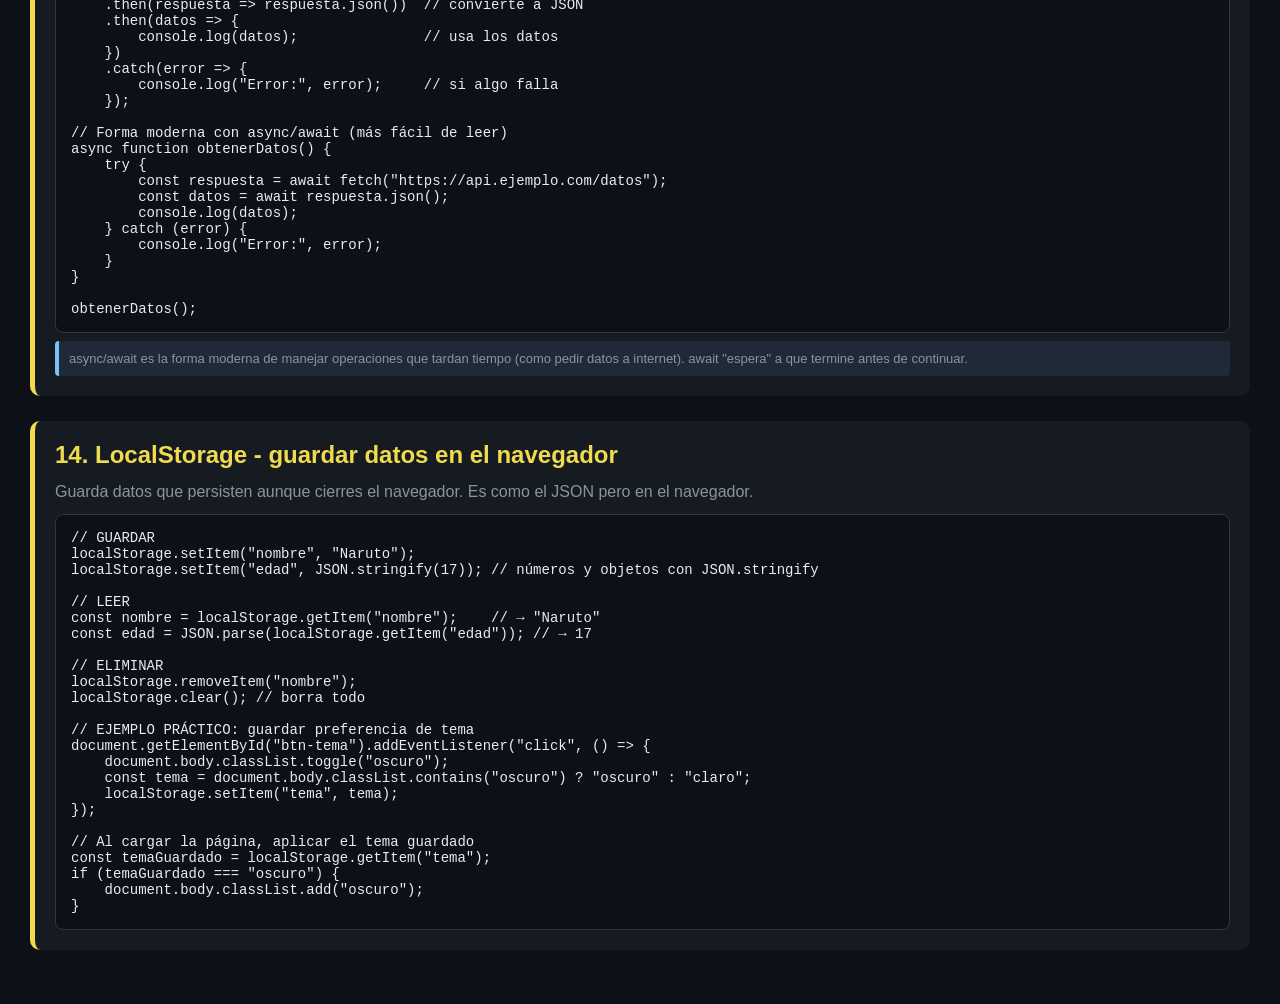
<file: guia_JavaScript.html>
<!DOCTYPE html>
<html lang="es">
<head>
    <meta charset="UTF-8">
    <meta name="viewport" content="width=device-width, initial-scale=1.0">
    <title>Guía JavaScript</title>
    <style>
        * { margin: 0; padding: 0; box-sizing: border-box; }
        body { font-family: Arial, sans-serif; background: #0d1117; color: #e6edf3; padding: 30px; }
        section { background: #161b22; border-radius: 10px; padding: 20px; margin-bottom: 25px; border-left: 5px solid #f0db4f; }
        h1 { text-align: center; margin-bottom: 30px; color: #f0db4f; }
        h2 { color: #f0db4f; margin-bottom: 10px; }
        h3 { color: #79c0ff; margin: 12px 0 5px; }
        p  { color: #8b949e; margin-bottom: 8px; line-height: 1.6; }
        pre { background: #0d1117; color: #e6edf3; padding: 15px; border-radius: 8px; overflow-x: auto; margin-top: 10px; font-size: 14px; border: 1px solid #30363d; }
        .resultado { background: #1c2128; border: 2px dashed #f0db4f; border-radius: 8px; padding: 15px; margin-top: 10px; }
        button { padding: 8px 16px; background: #f0db4f; color: #000; border: none; border-radius: 6px; cursor: pointer; font-size: 14px; font-weight: bold; margin: 4px; }
        button:hover { background: #fff; }
        input { padding: 8px; border: 1px solid #30363d; border-radius: 6px; background: #0d1117; color: white; font-size: 14px; }
        .nota { background: #1f2937; border-left: 4px solid #79c0ff; padding: 10px; border-radius: 4px; margin-top: 8px; font-size: 13px; color: #8b949e; }
    </style>
</head>
<body>

<h1>⚡ Guía Completa de JavaScript</h1>
<p style="text-align:center; color:#8b949e; margin-bottom:30px;">JavaScript hace que las páginas web sean interactivas. Con HTML pones el contenido, con CSS lo diseñas, y con JS lo haces funcionar.</p>

<!-- ============================================================
     1. CÓMO CONECTAR JS AL HTML
============================================================ -->
<section>
    <h2>1. Cómo conectar JavaScript al HTML</h2>
    <p>Igual que el CSS, hay dos formas. La mejor es un archivo separado.</p>
    <pre>
&lt;!-- FORMA 1: Archivo separado (recomendada) --&gt;
&lt;!-- Va al final del body, antes de &lt;/body&gt; --&gt;
&lt;script src="script.js"&gt;&lt;/script&gt;

&lt;!-- FORMA 2: Directo en el HTML --&gt;
&lt;script&gt;
    console.log("Hola mundo");
&lt;/script&gt;

&lt;!-- Por qué al final del body?
     Para que el HTML cargue primero y JS pueda encontrar los elementos --&gt;</pre>
    <div class="nota">console.log() muestra mensajes en la consola del navegador. Para abrirla: F12 → pestaña "Console"</div>
</section>

<!-- ============================================================
     2. VARIABLES
============================================================ -->
<section>
    <h2>2. Variables</h2>
    <p>Guardan información. En JS moderno se usan <strong>let</strong> y <strong>const</strong>.</p>
    <pre>
let nombre = "Naruto";       // let: puede cambiar su valor
const PI = 3.1416;           // const: no puede cambiar (constante)

// Tipos de datos
let texto = "Hola";          // string (texto, va entre comillas)
let numero = 25;             // number (número)
let decimal = 3.14;          // number decimal
let activo = true;           // boolean (true o false)
let vacio = null;            // null (vacío intencionalmente)
let sinDefinir = undefined;  // undefined (no tiene valor aún)

// Ver el valor en consola
console.log(nombre);         // → Naruto
console.log(typeof nombre);  // → string (dice el tipo)</pre>
    <div class="nota">Diferencia clave: usa <strong>const</strong> por defecto. Solo usa <strong>let</strong> si el valor va a cambiar. Evita <strong>var</strong> (es viejo y tiene problemas).</div>
</section>

<!-- ============================================================
     3. OPERADORES
============================================================ -->
<section>
    <h2>3. Operadores</h2>
    <pre>
// MATEMÁTICOS
5 + 3   // → 8   suma
5 - 3   // → 2   resta
5 * 3   // → 15  multiplicación
5 / 2   // → 2.5 división
5 % 2   // → 1   módulo (resto de la división)
2 ** 3  // → 8   potencia (2³)

// COMPARACIÓN (devuelven true o false)
5 == "5"   // → true  (compara solo el valor, no el tipo)
5 === "5"  // → false (compara valor Y tipo) ← usa siempre este
5 !== 3    // → true  (diferente)
5 > 3      // → true  (mayor que)
5 < 3      // → false (menor que)
5 >= 5     // → true  (mayor o igual)

// LÓGICOS
true && false  // → false  (AND: los dos deben ser true)
true || false  // → true   (OR: al menos uno debe ser true)
!true          // → false  (NOT: invierte el valor)

// ASIGNACIÓN
let x = 5;
x += 3;   // x = x + 3 → 8
x -= 2;   // x = x - 2 → 6
x *= 2;   // x = x * 2 → 12
x++;      // x = x + 1 → 13
x--;      // x = x - 1 → 12</pre>
</section>

<!-- ============================================================
     4. STRINGS (texto)
============================================================ -->
<section>
    <h2>4. Strings - trabajar con texto</h2>
    <pre>
const nombre = "Naruto";
const apellido = "Uzumaki";

// Unir strings
const completo = nombre + " " + apellido;  // "Naruto Uzumaki"

// Template literals (la forma moderna, usa backticks `)
const saludo = `Hola, soy ${nombre} ${apellido}`;
// → "Hola, soy Naruto Uzumaki"

// Métodos útiles
nombre.length           // → 6       (cantidad de caracteres)
nombre.toUpperCase()    // → "NARUTO" (todo mayúsculas)
nombre.toLowerCase()    // → "naruto" (todo minúsculas)
nombre.includes("aru")  // → true     (contiene ese texto?)
nombre.startsWith("Na") // → true     (empieza con?)
nombre.endsWith("to")   // → true     (termina con?)
nombre.replace("Naruto", "Sasuke") // → "Sasuke"
nombre.trim()           // quita espacios al inicio y al final
nombre.split("")        // divide en array de caracteres
"  hola  ".trim()       // → "hola"

// Acceder a un carácter
nombre[0]               // → "N" (primer carácter)
nombre[nombre.length-1] // → "o" (último carácter)</pre>
</section>

<!-- ============================================================
     5. CONDICIONALES
============================================================ -->
<section>
    <h2>5. Condicionales - tomar decisiones</h2>
    <pre>
// IF / ELSE IF / ELSE
const edad = 17;

if (edad >= 18) {
    console.log("Eres mayor de edad");
} else if (edad >= 13) {
    console.log("Eres adolescente");
} else {
    console.log("Eres niño");
}

// OPERADOR TERNARIO (if/else en una línea)
const mensaje = edad >= 18 ? "Mayor" : "Menor";
// si la condición es true → "Mayor", si no → "Menor"

// SWITCH (cuando hay muchas opciones)
const dia = "lunes";
switch (dia) {
    case "lunes":
        console.log("Inicio de semana");
        break;
    case "viernes":
        console.log("Fin de semana!");
        break;
    default:
        console.log("Día normal");
}</pre>
    <div class="resultado">
        <button onclick="
            const edad = 17;
            if (edad >= 18) alert('Mayor de edad');
            else if (edad >= 13) alert('Adolescente');
            else alert('Niño');
        ">Probar if/else</button>
        <button onclick="
            const n = Math.floor(Math.random()*10)+1;
            alert(n >= 5 ? 'Número grande: ' + n : 'Número pequeño: ' + n);
        ">Probar ternario</button>
    </div>
</section>

<!-- ============================================================
     6. BUCLES
============================================================ -->
<section>
    <h2>6. Bucles - repetir código</h2>
    <pre>
// FOR: cuando sabes cuántas veces repetir
for (let i = 0; i < 5; i++) {
    console.log(i);  // → 0, 1, 2, 3, 4
}

// WHILE: mientras una condición sea true
let contador = 0;
while (contador < 3) {
    console.log(contador);
    contador++;
}

// FOR...OF: recorrer un array
const personajes = ["Naruto", "Sasuke", "Sakura"];
for (const personaje of personajes) {
    console.log(personaje);
}

// FOR...IN: recorrer las claves de un objeto
const ninja = { nombre: "Naruto", aldea: "Hoja", rango: "Hokage" };
for (const clave in ninja) {
    console.log(clave, ":", ninja[clave]);
}

// FOREACH: método de array (más moderno)
personajes.forEach(p => console.log(p));</pre>
</section>

<!-- ============================================================
     7. FUNCIONES
============================================================ -->
<section>
    <h2>7. Funciones</h2>
    <pre>
// FUNCIÓN NORMAL
function saludar(nombre) {
    return `Hola, ${nombre}!`;
}
console.log(saludar("Naruto")); // → "Hola, Naruto!"

// FUNCIÓN FLECHA (arrow function, forma moderna)
const saludar = (nombre) => `Hola, ${nombre}!`;

// Si tiene una sola línea, el return es automático
const doble = n => n * 2;
console.log(doble(5)); // → 10

// Si tiene varias líneas, necesita llaves y return
const sumar = (a, b) => {
    const resultado = a + b;
    return resultado;
};

// PARÁMETROS POR DEFECTO
function saludar(nombre = "visitante") {
    return `Hola, ${nombre}!`;
}
saludar();          // → "Hola, visitante!"
saludar("Naruto");  // → "Hola, Naruto!"</pre>
</section>

<!-- ============================================================
     8. ARRAYS
============================================================ -->
<section>
    <h2>8. Arrays - listas de datos</h2>
    <pre>
const frutas = ["manzana", "pera", "uva"];

// Acceder
frutas[0]           // → "manzana"
frutas.length       // → 3

// Agregar y quitar
frutas.push("kiwi")     // agrega al final
frutas.pop()            // quita el último
frutas.unshift("fresa") // agrega al inicio
frutas.shift()          // quita el primero

// Buscar
frutas.includes("pera")     // → true
frutas.indexOf("uva")       // → 2 (posición)

// Recorrer y transformar
frutas.forEach(f => console.log(f))  // recorre sin devolver nada

const mayusculas = frutas.map(f => f.toUpperCase())
// → ["MANZANA", "PERA", "UVA"]  (crea un array nuevo)

const largas = frutas.filter(f => f.length > 4)
// → ["manzana"] (filtra los que cumplen la condición)

const total = [1,2,3,4].reduce((acc, n) => acc + n, 0)
// → 10 (acumula un valor)

// Ordenar
frutas.sort()           // ordena alfabéticamente
[3,1,2].sort((a,b) => a - b)  // ordena números de menor a mayor

// Unir y dividir
frutas.join(", ")       // → "manzana, pera, uva"
"a,b,c".split(",")      // → ["a", "b", "c"]</pre>
</section>

<!-- ============================================================
     9. OBJETOS
============================================================ -->
<section>
    <h2>9. Objetos</h2>
    <pre>
// Crear un objeto
const ninja = {
    nombre: "Naruto",
    edad: 17,
    aldea: "Hoja",
    saludar() {                          // método dentro del objeto
        return `Soy ${this.nombre}`;     // this = el propio objeto
    }
};

// Acceder
ninja.nombre          // → "Naruto"
ninja["aldea"]        // → "Hoja"
ninja.saludar()       // → "Soy Naruto"

// Modificar y agregar
ninja.edad = 18;
ninja.rango = "Hokage";

// Eliminar
delete ninja.aldea;

// Desestructuración (sacar propiedades en variables)
const { nombre, edad } = ninja;
console.log(nombre); // → "Naruto"

// Spread (copiar o combinar objetos)
const copia = { ...ninja };
const combinado = { ...ninja, rango: "Hokage" };</pre>
</section>

<!-- ============================================================
     10. DOM - MANIPULAR EL HTML
============================================================ -->
<section>
    <h2>10. DOM - Manipular el HTML con JS</h2>
    <p>El DOM es la representación del HTML en JS. Con él puedes cambiar texto, estilos, agregar elementos y más.</p>
    <pre>
// SELECCIONAR ELEMENTOS
document.getElementById("miId")          // por id
document.querySelector(".miClase")       // por clase (el primero)
document.querySelectorAll(".miClase")    // todos los que coincidan
document.querySelector("h1")            // por etiqueta

// CAMBIAR CONTENIDO
const titulo = document.querySelector("h1");
titulo.textContent = "Nuevo título";     // cambia el texto
titulo.innerHTML = "&lt;em&gt;Cursiva&lt;/em&gt;";  // cambia el HTML interno

// CAMBIAR ESTILOS
titulo.style.color = "red";
titulo.style.fontSize = "32px";
titulo.style.display = "none";          // oculta el elemento

// CAMBIAR CLASES
titulo.classList.add("activo");         // agrega clase
titulo.classList.remove("activo");      // quita clase
titulo.classList.toggle("activo");      // agrega si no está, quita si está

// CAMBIAR ATRIBUTOS
const img = document.querySelector("img");
img.src = "nueva-foto.jpg";
img.setAttribute("alt", "nueva descripción");

// CREAR Y AGREGAR ELEMENTOS
const parrafo = document.createElement("p");  // crea un &lt;p&gt;
parrafo.textContent = "Nuevo párrafo";
document.body.appendChild(parrafo);           // lo agrega al body

// ELIMINAR ELEMENTOS
parrafo.remove();</pre>
    <div class="resultado">
        <p id="demo-texto" style="color:#f0db4f; margin-bottom:8px;">Texto original</p>
        <button onclick="document.getElementById('demo-texto').textContent = 'Texto cambiado con JS!'">Cambiar texto</button>
        <button onclick="document.getElementById('demo-texto').style.color = '#2ecc71'">Cambiar color</button>
        <button onclick="document.getElementById('demo-texto').textContent = 'Texto original'; document.getElementById('demo-texto').style.color = '#f0db4f'">Resetear</button>
    </div>
</section>

<!-- ============================================================
     11. EVENTOS
============================================================ -->
<section>
    <h2>11. Eventos - reaccionar a acciones del usuario</h2>
    <pre>
// FORMA 1: addEventListener (recomendada)
const boton = document.querySelector("#miBoton");
boton.addEventListener("click", () => {
    console.log("Hiciste click!");
});

// FORMA 2: directamente en el HTML (para cosas simples)
&lt;button onclick="miFuncion()"&gt;Click&lt;/button&gt;

// EVENTOS MÁS USADOS
"click"        // click del mouse
"dblclick"     // doble click
"mouseover"    // mouse encima del elemento
"mouseout"     // mouse sale del elemento
"keydown"      // tecla presionada
"keyup"        // tecla soltada
"input"        // cuando cambia el valor de un input
"change"       // cuando cambia y pierde el foco
"submit"       // cuando se envía un formulario
"load"         // cuando la página termina de cargar
"scroll"       // cuando el usuario hace scroll

// EJEMPLO: leer lo que escribe el usuario
const campo = document.querySelector("#miInput");
campo.addEventListener("input", (evento) => {
    console.log(evento.target.value); // lo que escribió
});</pre>
    <div class="resultado">
        <input id="demo-input" type="text" placeholder="Escribe algo..." style="margin-right:8px;">
        <span id="demo-output" style="color:#f0db4f;"></span>
        <script>
            document.getElementById('demo-input').addEventListener('input', (e) => {
                document.getElementById('demo-output').textContent = '→ ' + e.target.value;
            });
        </script>
        <br><br>
        <button id="demo-btn" onmouseover="this.textContent='¡Encima!'" onmouseout="this.textContent='Pasa el mouse'">Pasa el mouse</button>
    </div>
</section>

<!-- ============================================================
     12. JS EN PÁGINAS WEB - EJEMPLOS PRÁCTICOS
============================================================ -->
<section>
    <h2>12. Ejemplos prácticos para páginas web</h2>

    <h3>Menú hamburguesa (mostrar/ocultar)</h3>
    <pre>
// HTML
&lt;button id="btn-menu"&gt;☰ Menú&lt;/button&gt;
&lt;nav id="menu" class="oculto"&gt;
    &lt;a href="#"&gt;Inicio&lt;/a&gt;
    &lt;a href="#"&gt;Sobre mí&lt;/a&gt;
&lt;/nav&gt;

// CSS
.oculto { display: none; }

// JS
document.getElementById("btn-menu").addEventListener("click", () => {
    document.getElementById("menu").classList.toggle("oculto");
});</pre>

    <h3 style="margin-top:15px;">Cambiar tema (claro/oscuro)</h3>
    <pre>
document.getElementById("btn-tema").addEventListener("click", () => {
    document.body.classList.toggle("tema-oscuro");
});</pre>

    <h3 style="margin-top:15px;">Validar un formulario</h3>
    <pre>
document.getElementById("formulario").addEventListener("submit", (e) => {
    e.preventDefault(); // evita que la página se recargue

    const nombre = document.getElementById("nombre").value;

    if (nombre === "") {
        alert("El nombre no puede estar vacío");
        return;
    }

    console.log("Formulario enviado:", nombre);
});</pre>

    <h3 style="margin-top:15px;">Contador</h3>
    <pre>
let contador = 0;
const display = document.getElementById("display");

document.getElementById("sumar").addEventListener("click", () => {
    contador++;
    display.textContent = contador;
});

document.getElementById("restar").addEventListener("click", () => {
    contador--;
    display.textContent = contador;
});</pre>
    <div class="resultado">
        <p style="font-size:32px; text-align:center; color:#f0db4f;" id="contador-display">0</p>
        <div style="text-align:center;">
            <button onclick="
                let n = parseInt(document.getElementById('contador-display').textContent);
                document.getElementById('contador-display').textContent = n - 1;
            ">- Restar</button>
            <button onclick="document.getElementById('contador-display').textContent = 0">Reset</button>
            <button onclick="
                let n = parseInt(document.getElementById('contador-display').textContent);
                document.getElementById('contador-display').textContent = n + 1;
            ">+ Sumar</button>
        </div>
    </div>
</section>

<!-- ============================================================
     13. FETCH - OBTENER DATOS DE INTERNET
============================================================ -->
<section>
    <h2>13. Fetch - obtener datos de una API</h2>
    <p>Sirve para pedir datos a un servidor sin recargar la página.</p>
    <pre>
// Forma básica
fetch("https://api.ejemplo.com/datos")
    .then(respuesta => respuesta.json())  // convierte a JSON
    .then(datos => {
        console.log(datos);               // usa los datos
    })
    .catch(error => {
        console.log("Error:", error);     // si algo falla
    });

// Forma moderna con async/await (más fácil de leer)
async function obtenerDatos() {
    try {
        const respuesta = await fetch("https://api.ejemplo.com/datos");
        const datos = await respuesta.json();
        console.log(datos);
    } catch (error) {
        console.log("Error:", error);
    }
}

obtenerDatos();</pre>
    <div class="nota">async/await es la forma moderna de manejar operaciones que tardan tiempo (como pedir datos a internet). await "espera" a que termine antes de continuar.</div>
</section>

<!-- ============================================================
     14. LOCAL STORAGE - GUARDAR DATOS EN EL NAVEGADOR
============================================================ -->
<section>
    <h2>14. LocalStorage - guardar datos en el navegador</h2>
    <p>Guarda datos que persisten aunque cierres el navegador. Es como el JSON pero en el navegador.</p>
    <pre>
// GUARDAR
localStorage.setItem("nombre", "Naruto");
localStorage.setItem("edad", JSON.stringify(17)); // números y objetos con JSON.stringify

// LEER
const nombre = localStorage.getItem("nombre");    // → "Naruto"
const edad = JSON.parse(localStorage.getItem("edad")); // → 17

// ELIMINAR
localStorage.removeItem("nombre");
localStorage.clear(); // borra todo

// EJEMPLO PRÁCTICO: guardar preferencia de tema
document.getElementById("btn-tema").addEventListener("click", () => {
    document.body.classList.toggle("oscuro");
    const tema = document.body.classList.contains("oscuro") ? "oscuro" : "claro";
    localStorage.setItem("tema", tema);
});

// Al cargar la página, aplicar el tema guardado
const temaGuardado = localStorage.getItem("tema");
if (temaGuardado === "oscuro") {
    document.body.classList.add("oscuro");
}</pre>
</section>

</body>
</html>
</file>
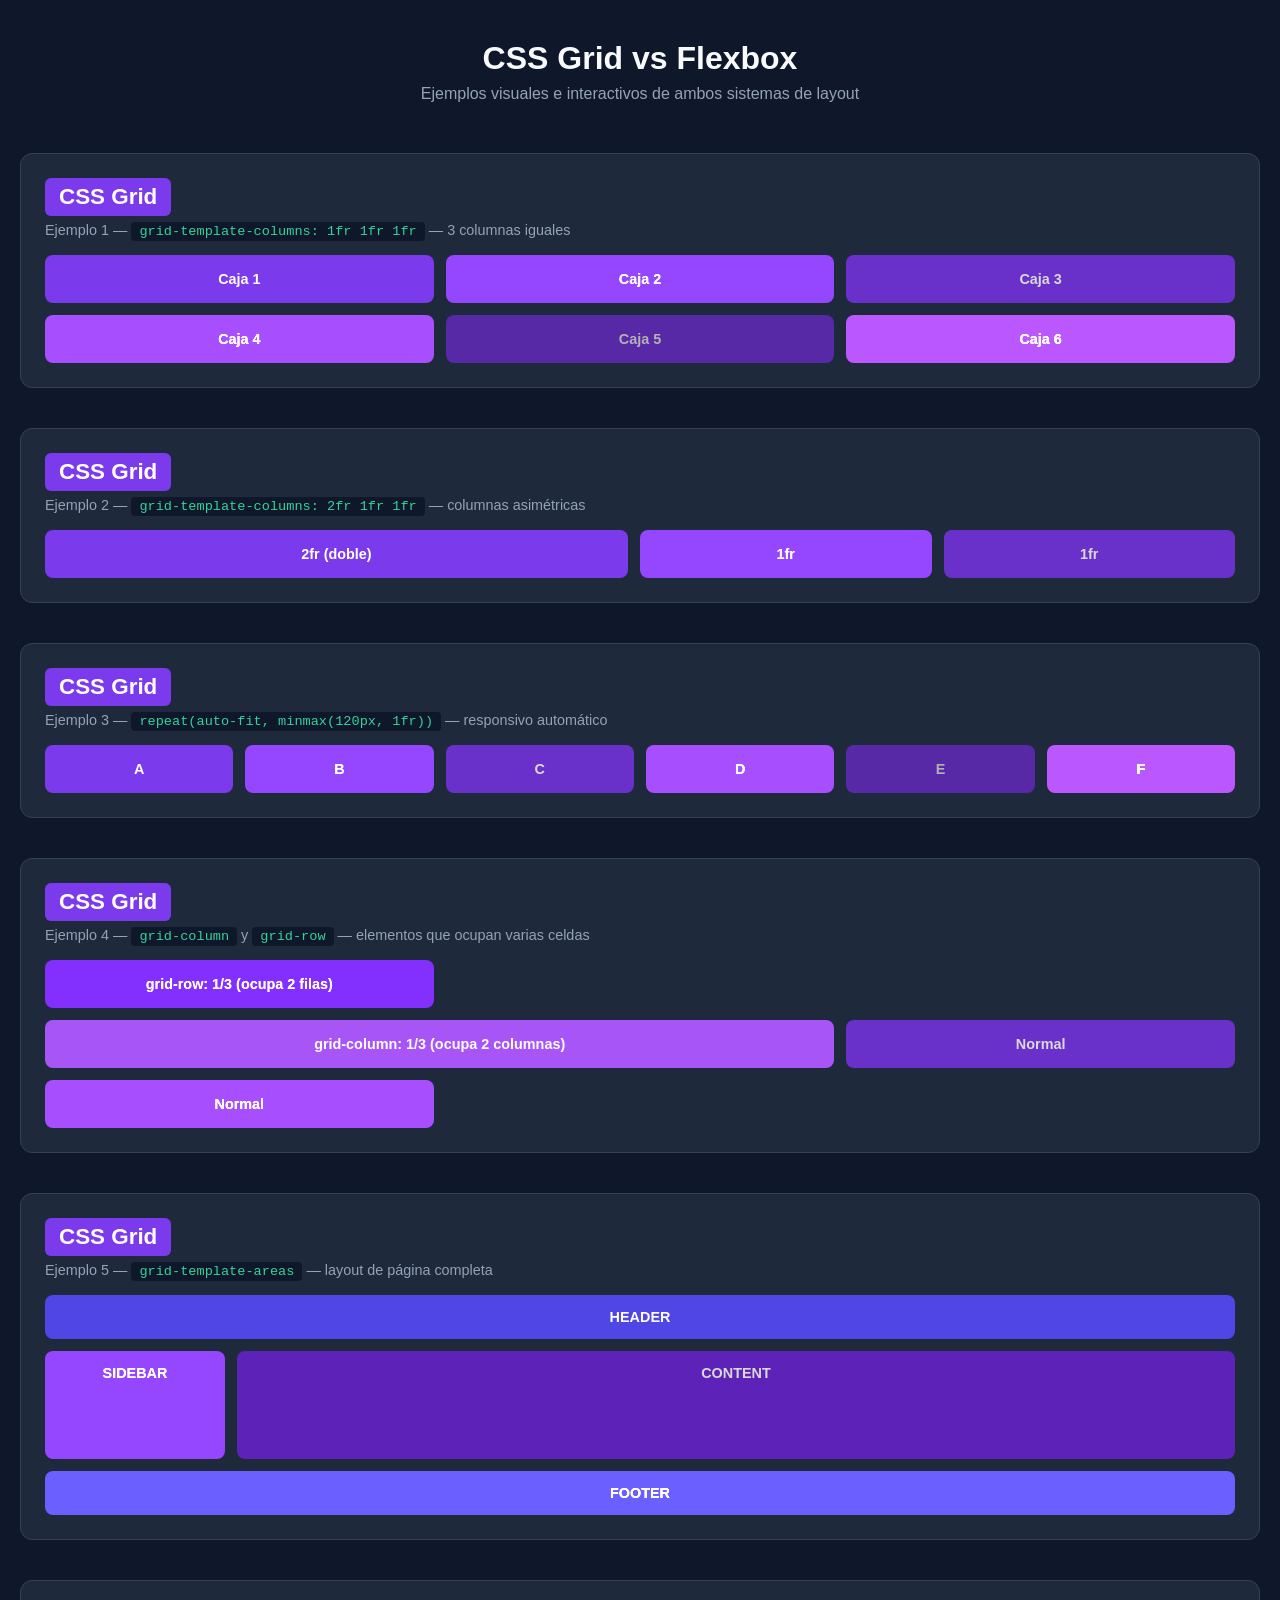
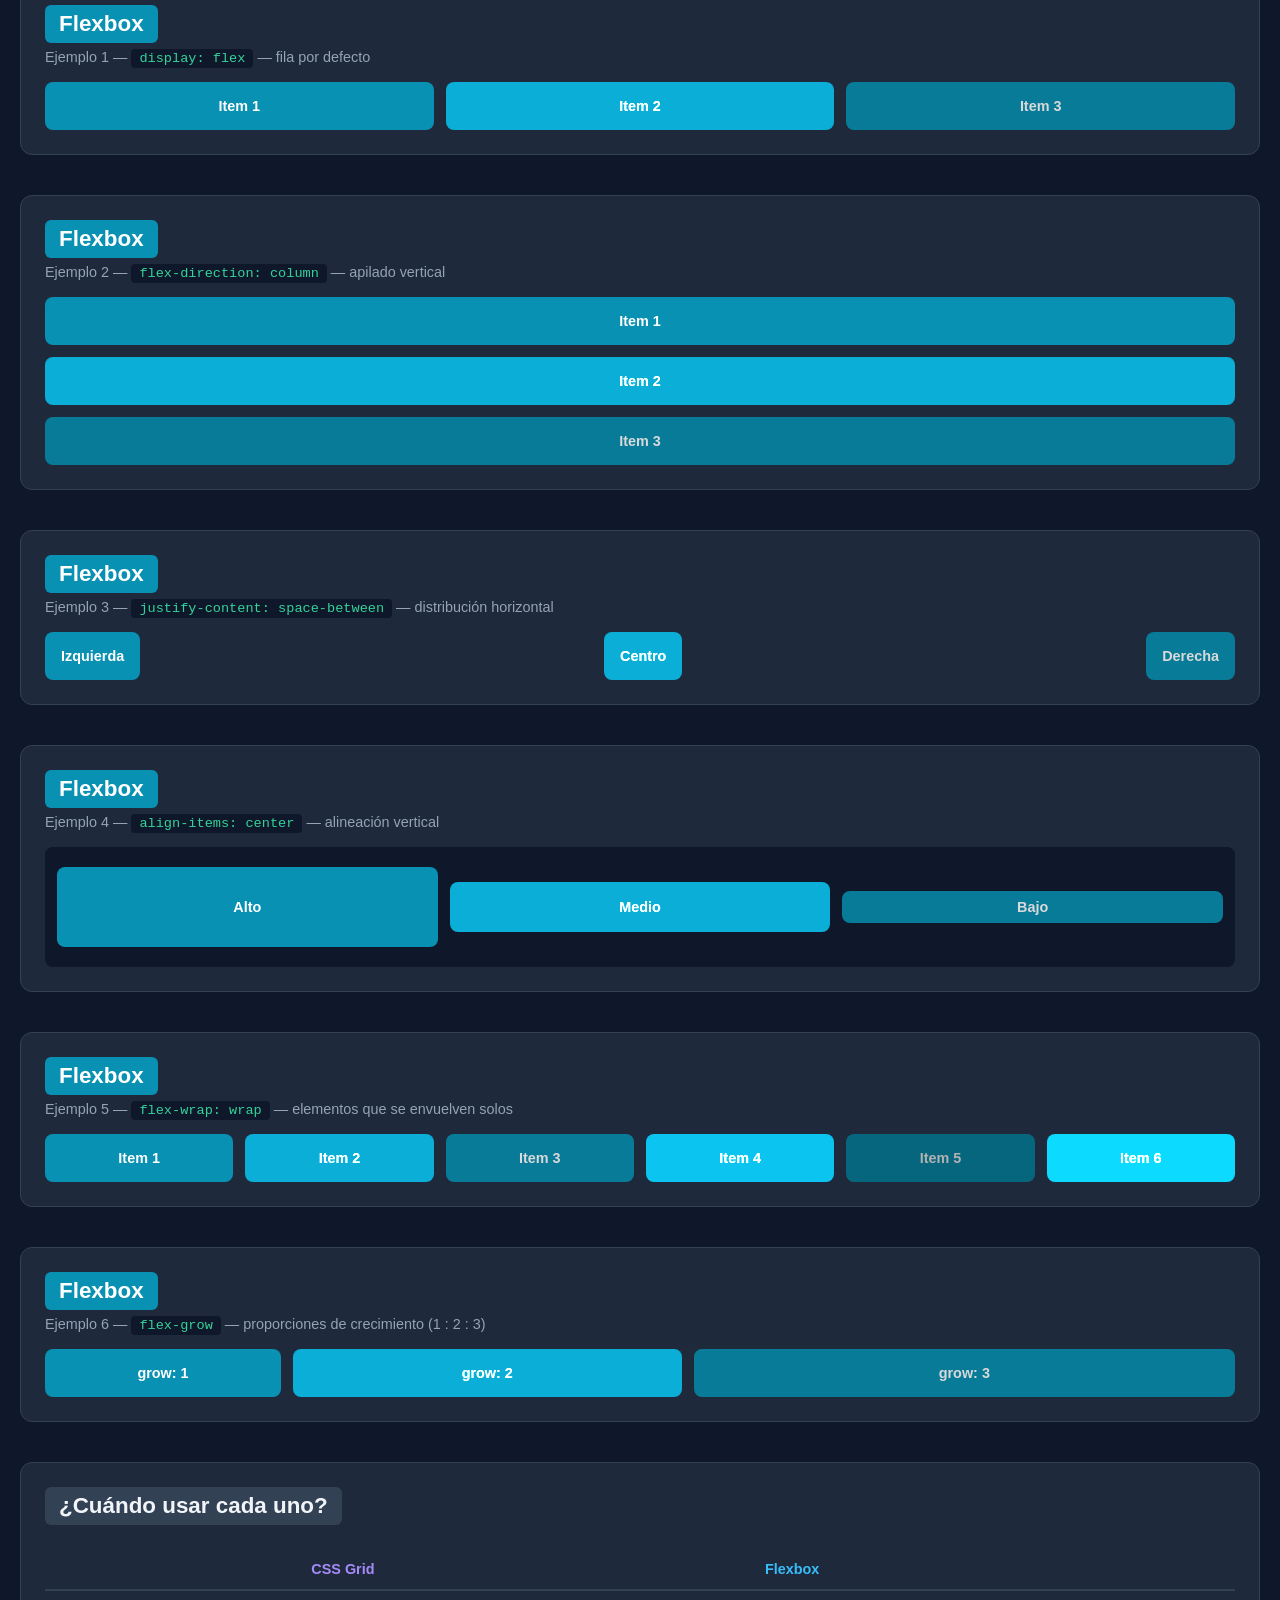
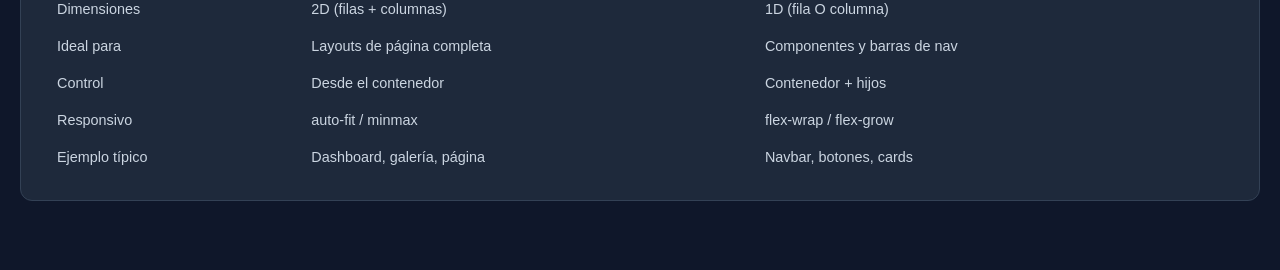
<file: portafolio/demo_grid_flex.html>
<!DOCTYPE html>
<html lang="es">
  <head>
    <meta charset="UTF-8" />
    <meta name="viewport" content="width=device-width, initial-scale=1.0" />
    <title>Demo: Grid vs Flexbox</title>
    <style>

      /* ========================
         BASE
         ======================== */
      * { margin: 0; padding: 0; box-sizing: border-box; }

      body {
        font-family: 'Segoe UI', sans-serif;
        background: #0f172a;
        color: #e2e8f0;
        padding: 40px 20px;
      }

      h1 {
        text-align: center;
        font-size: 2rem;
        margin-bottom: 8px;
        color: #f8fafc;
      }

      .intro {
        text-align: center;
        color: #94a3b8;
        margin-bottom: 50px;
        font-size: 1rem;
      }

      /* Títulos de sección */
      .seccion-titulo {
        font-size: 1.4rem;
        font-weight: bold;
        margin-bottom: 6px;
        padding: 6px 14px;
        border-radius: 6px;
        display: inline-block;
      }

      .titulo-grid  { background: #7c3aed; color: #fff; }
      .titulo-flex  { background: #0891b2; color: #fff; }

      .seccion-desc {
        color: #94a3b8;
        margin-bottom: 16px;
        font-size: 0.9rem;
      }

      .bloque {
        background: #1e293b;
        border-radius: 12px;
        padding: 24px;
        margin-bottom: 40px;
        border: 1px solid #334155;
      }

      /* Etiqueta de código */
      code {
        background: #0f172a;
        color: #34d399;
        padding: 2px 8px;
        border-radius: 4px;
        font-size: 0.85rem;
      }

      /* Celdas de ejemplo */
      .caja {
        background: #7c3aed;
        color: #fff;
        padding: 16px;
        border-radius: 8px;
        text-align: center;
        font-weight: bold;
        font-size: 0.9rem;
      }

      .caja-flex {
        background: #0891b2;
        color: #fff;
        padding: 16px;
        border-radius: 8px;
        text-align: center;
        font-weight: bold;
        font-size: 0.9rem;
      }

      /* Variantes de color para diferenciar cajas */
      .caja:nth-child(2), .caja-flex:nth-child(2) { filter: brightness(1.2); }
      .caja:nth-child(3), .caja-flex:nth-child(3) { filter: brightness(0.85); }
      .caja:nth-child(4), .caja-flex:nth-child(4) { filter: brightness(1.35); }
      .caja:nth-child(5), .caja-flex:nth-child(5) { filter: brightness(0.7); }
      .caja:nth-child(6), .caja-flex:nth-child(6) { filter: brightness(1.5); }

      /* ========================
         EJEMPLOS CSS GRID
         ======================== */

      /* Grid 1: 3 columnas iguales */
      .grid-3col {
        display: grid;
        grid-template-columns: 1fr 1fr 1fr;
        gap: 12px;
      }

      /* Grid 2: columnas distintas */
      .grid-asimetrico {
        display: grid;
        grid-template-columns: 2fr 1fr 1fr;
        gap: 12px;
      }

      /* Grid 3: auto-fit responsivo */
      .grid-autofit {
        display: grid;
        grid-template-columns: repeat(auto-fit, minmax(120px, 1fr));
        gap: 12px;
      }

      /* Grid 4: elemento que ocupa varias celdas */
      .grid-span {
        display: grid;
        grid-template-columns: repeat(3, 1fr);
        grid-template-rows: auto auto;
        gap: 12px;
      }

      .span-2col {
        grid-column: 1 / 3; /* ocupa columnas 1 y 2 */
        background: #a855f7;
      }

      .span-2row {
        grid-row: 1 / 3;    /* ocupa filas 1 y 2 */
        background: #6d28d9;
        display: flex;
        align-items: center;
        justify-content: center;
      }

      /* Grid 5: layout de página completa */
      .grid-layout {
        display: grid;
        grid-template-columns: 180px 1fr;
        grid-template-rows: auto 1fr auto;
        grid-template-areas:
          "header  header"
          "sidebar content"
          "footer  footer";
        gap: 12px;
        min-height: 220px;
      }

      .area-header  { grid-area: header;  background: #4f46e5; }
      .area-sidebar { grid-area: sidebar; background: #7c3aed; }
      .area-content { grid-area: content; background: #6d28d9; }
      .area-footer  { grid-area: footer;  background: #4f46e5; }

      /* ========================
         EJEMPLOS FLEXBOX
         ======================== */

      /* Flex 1: fila (por defecto) */
      .flex-fila {
        display: flex;
        gap: 12px;
      }

      /* Flex 2: columna */
      .flex-columna {
        display: flex;
        flex-direction: column;
        gap: 12px;
      }

      /* Flex 3: justify-content */
      .flex-justify {
        display: flex;
        justify-content: space-between;
        gap: 12px;
      }

      /* Flex 4: align-items */
      .flex-align {
        display: flex;
        align-items: center;
        gap: 12px;
        height: 120px;
        background: #0f172a;
        border-radius: 8px;
        padding: 12px;
      }

      .caja-alto  { height: 80px; display:flex; align-items:center; justify-content:center; }
      .caja-medio { height: 50px; display:flex; align-items:center; justify-content:center; }
      .caja-bajo  { height: 30px; display:flex; align-items:center; justify-content:center; }

      /* Flex 5: flex-wrap */
      .flex-wrap {
        display: flex;
        flex-wrap: wrap;
        gap: 12px;
      }

      .flex-wrap .caja-flex {
        flex: 1 1 120px; /* crece, se encoge, base 120px */
      }

      /* Flex 6: flex-grow */
      .flex-grow {
        display: flex;
        gap: 12px;
      }

      .grow-1 { flex-grow: 1; }
      .grow-2 { flex-grow: 2; }
      .grow-3 { flex-grow: 3; }

      /* ========================
         COMPARATIVA FINAL
         ======================== */
      .tabla-comp {
        width: 100%;
        border-collapse: collapse;
        font-size: 0.9rem;
      }

      .tabla-comp th {
        padding: 12px;
        text-align: left;
        border-bottom: 2px solid #334155;
      }

      .tabla-comp td {
        padding: 10px 12px;
        border-bottom: 1px solid #1e293b;
        color: #cbd5e1;
      }

      .tabla-comp tr:hover td { background: #1e293b; }

      .th-grid  { color: #a78bfa; }
      .th-flex  { color: #38bdf8; }

    </style>
  </head>
  <body>

    <h1>CSS Grid vs Flexbox</h1>
    <p class="intro">Ejemplos visuales e interactivos de ambos sistemas de layout</p>

    <!-- ==============================
         SECCIÓN: CSS GRID
         ============================== -->

    <!-- Grid 1 -->
    <div class="bloque">
      <span class="seccion-titulo titulo-grid">CSS Grid</span>
      <p class="seccion-desc">Ejemplo 1 — <code>grid-template-columns: 1fr 1fr 1fr</code> — 3 columnas iguales</p>
      <div class="grid-3col">
        <div class="caja">Caja 1</div>
        <div class="caja">Caja 2</div>
        <div class="caja">Caja 3</div>
        <div class="caja">Caja 4</div>
        <div class="caja">Caja 5</div>
        <div class="caja">Caja 6</div>
      </div>
    </div>

    <!-- Grid 2 -->
    <div class="bloque">
      <span class="seccion-titulo titulo-grid">CSS Grid</span>
      <p class="seccion-desc">Ejemplo 2 — <code>grid-template-columns: 2fr 1fr 1fr</code> — columnas asimétricas</p>
      <div class="grid-asimetrico">
        <div class="caja">2fr (doble)</div>
        <div class="caja">1fr</div>
        <div class="caja">1fr</div>
      </div>
    </div>

    <!-- Grid 3 -->
    <div class="bloque">
      <span class="seccion-titulo titulo-grid">CSS Grid</span>
      <p class="seccion-desc">Ejemplo 3 — <code>repeat(auto-fit, minmax(120px, 1fr))</code> — responsivo automático</p>
      <div class="grid-autofit">
        <div class="caja">A</div>
        <div class="caja">B</div>
        <div class="caja">C</div>
        <div class="caja">D</div>
        <div class="caja">E</div>
        <div class="caja">F</div>
      </div>
    </div>

    <!-- Grid 4 -->
    <div class="bloque">
      <span class="seccion-titulo titulo-grid">CSS Grid</span>
      <p class="seccion-desc">Ejemplo 4 — <code>grid-column</code> y <code>grid-row</code> — elementos que ocupan varias celdas</p>
      <div class="grid-span">
        <div class="caja span-2col">grid-column: 1/3 (ocupa 2 columnas)</div>
        <div class="caja span-2row">grid-row: 1/3 (ocupa 2 filas)</div>
        <div class="caja">Normal</div>
        <div class="caja">Normal</div>
      </div>
    </div>

    <!-- Grid 5 -->
    <div class="bloque">
      <span class="seccion-titulo titulo-grid">CSS Grid</span>
      <p class="seccion-desc">Ejemplo 5 — <code>grid-template-areas</code> — layout de página completa</p>
      <div class="grid-layout">
        <div class="caja area-header" style="padding:14px; text-align:center;">HEADER</div>
        <div class="caja area-sidebar" style="padding:14px; text-align:center;">SIDEBAR</div>
        <div class="caja area-content" style="padding:14px; text-align:center;">CONTENT</div>
        <div class="caja area-footer" style="padding:14px; text-align:center;">FOOTER</div>
      </div>
    </div>

    <!-- ==============================
         SECCIÓN: FLEXBOX
         ============================== -->

    <!-- Flex 1 -->
    <div class="bloque">
      <span class="seccion-titulo titulo-flex">Flexbox</span>
      <p class="seccion-desc">Ejemplo 1 — <code>display: flex</code> — fila por defecto</p>
      <div class="flex-fila">
        <div class="caja-flex" style="flex:1">Item 1</div>
        <div class="caja-flex" style="flex:1">Item 2</div>
        <div class="caja-flex" style="flex:1">Item 3</div>
      </div>
    </div>

    <!-- Flex 2 -->
    <div class="bloque">
      <span class="seccion-titulo titulo-flex">Flexbox</span>
      <p class="seccion-desc">Ejemplo 2 — <code>flex-direction: column</code> — apilado vertical</p>
      <div class="flex-columna">
        <div class="caja-flex">Item 1</div>
        <div class="caja-flex">Item 2</div>
        <div class="caja-flex">Item 3</div>
      </div>
    </div>

    <!-- Flex 3 -->
    <div class="bloque">
      <span class="seccion-titulo titulo-flex">Flexbox</span>
      <p class="seccion-desc">Ejemplo 3 — <code>justify-content: space-between</code> — distribución horizontal</p>
      <div class="flex-justify">
        <div class="caja-flex">Izquierda</div>
        <div class="caja-flex">Centro</div>
        <div class="caja-flex">Derecha</div>
      </div>
    </div>

    <!-- Flex 4 -->
    <div class="bloque">
      <span class="seccion-titulo titulo-flex">Flexbox</span>
      <p class="seccion-desc">Ejemplo 4 — <code>align-items: center</code> — alineación vertical</p>
      <div class="flex-align">
        <div class="caja-flex caja-alto" style="flex:1">Alto</div>
        <div class="caja-flex caja-medio" style="flex:1">Medio</div>
        <div class="caja-flex caja-bajo" style="flex:1">Bajo</div>
      </div>
    </div>

    <!-- Flex 5 -->
    <div class="bloque">
      <span class="seccion-titulo titulo-flex">Flexbox</span>
      <p class="seccion-desc">Ejemplo 5 — <code>flex-wrap: wrap</code> — elementos que se envuelven solos</p>
      <div class="flex-wrap">
        <div class="caja-flex">Item 1</div>
        <div class="caja-flex">Item 2</div>
        <div class="caja-flex">Item 3</div>
        <div class="caja-flex">Item 4</div>
        <div class="caja-flex">Item 5</div>
        <div class="caja-flex">Item 6</div>
      </div>
    </div>

    <!-- Flex 6 -->
    <div class="bloque">
      <span class="seccion-titulo titulo-flex">Flexbox</span>
      <p class="seccion-desc">Ejemplo 6 — <code>flex-grow</code> — proporciones de crecimiento (1 : 2 : 3)</p>
      <div class="flex-grow">
        <div class="caja-flex grow-1">grow: 1</div>
        <div class="caja-flex grow-2">grow: 2</div>
        <div class="caja-flex grow-3">grow: 3</div>
      </div>
    </div>

    <!-- ==============================
         COMPARATIVA
         ============================== -->
    <div class="bloque">
      <span class="seccion-titulo" style="background:#334155; color:#f1f5f9">¿Cuándo usar cada uno?</span>
      <br /><br />
      <table class="tabla-comp">
        <thead>
          <tr>
            <th></th>
            <th class="th-grid">CSS Grid</th>
            <th class="th-flex">Flexbox</th>
          </tr>
        </thead>
        <tbody>
          <tr>
            <td>Dimensiones</td>
            <td>2D (filas + columnas)</td>
            <td>1D (fila O columna)</td>
          </tr>
          <tr>
            <td>Ideal para</td>
            <td>Layouts de página completa</td>
            <td>Componentes y barras de nav</td>
          </tr>
          <tr>
            <td>Control</td>
            <td>Desde el contenedor</td>
            <td>Contenedor + hijos</td>
          </tr>
          <tr>
            <td>Responsivo</td>
            <td>auto-fit / minmax</td>
            <td>flex-wrap / flex-grow</td>
          </tr>
          <tr>
            <td>Ejemplo típico</td>
            <td>Dashboard, galería, página</td>
            <td>Navbar, botones, cards</td>
          </tr>
        </tbody>
      </table>
    </div>

  </body>
</html>
</file>
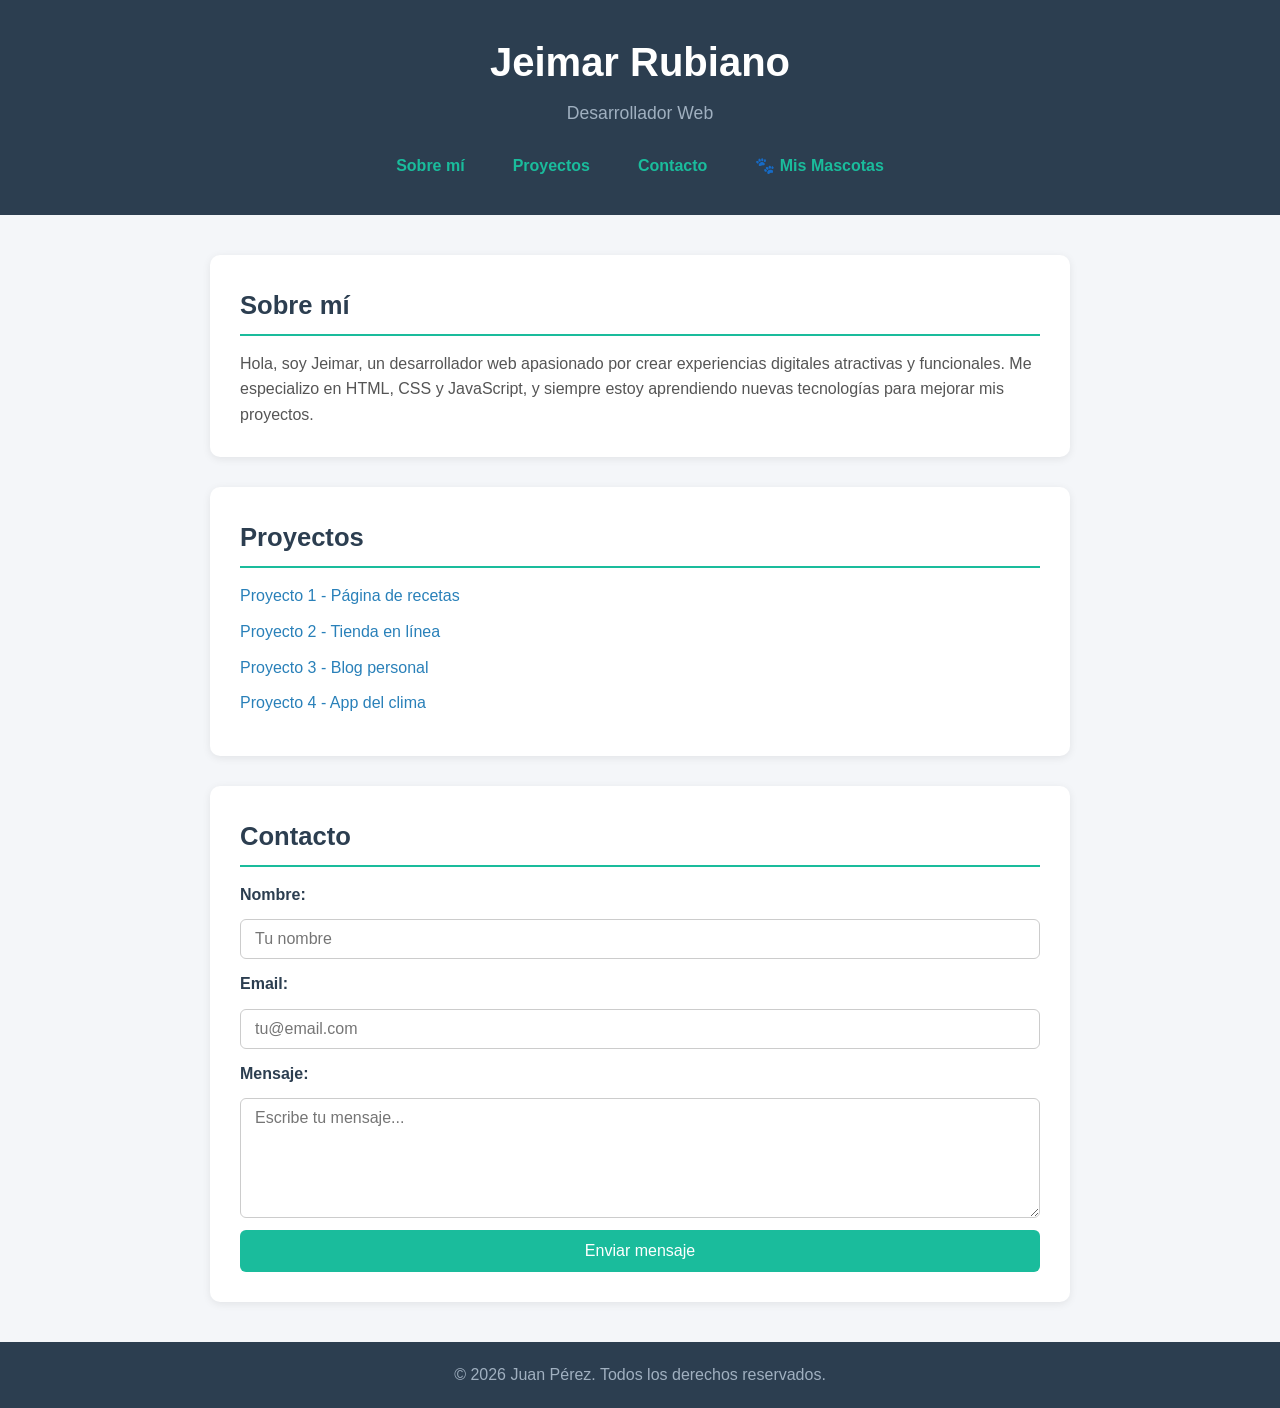
<file: portafolio/portafolio.html>
<!DOCTYPE html>
<html lang="es">
  <head>
    <meta charset="UTF-8" />
    <meta name="viewport" content="width=device-width, initial-scale=1.0" />
    <title>Mi Portafolio Personal</title>
    <link rel="stylesheet" href="styles.css" />
  </head>
  <body>

    <!-- Encabezado principal -->
    <header>
      <h1>Jeimar Rubiano</h1>
      <p class="subtitulo">Desarrollador Web</p>

      <!-- Menú de navegación -->
      <nav>
        <a href="#sobre-mi">Sobre mí</a>
        <a href="#proyectos">Proyectos</a>
        <a href="#contacto">Contacto</a>
        <a href="mascotas.html">🐾 Mis Mascotas</a>
      </nav>
    </header>

    <main>

      <!-- Sección: Sobre mí -->
      <section id="sobre-mi">
        <h2>Sobre mí</h2>
        <p>
          Hola, soy Jeimar, un desarrollador web apasionado por crear experiencias
          digitales atractivas y funcionales. Me especializo en HTML, CSS y JavaScript,
          y siempre estoy aprendiendo nuevas tecnologías para mejorar mis proyectos.
        </p>
      </section>

      <!-- Sección: Proyectos -->
      <section id="proyectos">
        <h2>Proyectos</h2>
        <ul>
          <li><a href="#">Proyecto 1 - Página de recetas</a></li>
          <li><a href="#">Proyecto 2 - Tienda en línea</a></li>
          <li><a href="#">Proyecto 3 - Blog personal</a></li>
          <li><a href="#">Proyecto 4 - App del clima</a></li>
        </ul>
      </section>

      <!-- Sección: Contacto -->
      <section id="contacto">
        <h2>Contacto</h2>
        <form>
          <label for="nombre">Nombre:</label>
          <input type="text" id="nombre" name="nombre" placeholder="Tu nombre" />

          <label for="email">Email:</label>
          <input type="email" id="email" name="email" placeholder="tu@email.com" />

          <label for="mensaje">Mensaje:</label>
          <textarea id="mensaje" name="mensaje" placeholder="Escribe tu mensaje..."></textarea>

          <button type="submit">Enviar mensaje</button>
        </form>
      </section>

    </main>

    <!-- Pie de página -->
    <footer>
      <p>&copy; 2026 Juan Pérez. Todos los derechos reservados.</p>
    </footer>

  </body>
</html>
</file>
<file: flexbox.css>
* {
    margin: 0;
    padding: 0;
    box-sizing: border-box;
}

body {
    display: flex;
    flex-direction: column;
    background-image: url(fondo.jpg);
    background-repeat: no-repeat;
    background-size: cover;
    background-position: center;
    background-attachment: fixed;
    min-height: 100vh;
    margin: 0;
    font-family: "Cinzel", serif;
}

header {
    background: rgb(15, 2, 51);
    display: flex;
    justify-content: space-between;
    align-items: center;
    padding: 20px 50px;
    border-bottom: 2px solid purple;
}

.logo {
    color: white;
    font-weight: bold;
    font-size: 14px;
    white-space: nowrap;
    font-family: "Cinzel", serif;
}

nav {
    display: flex;
    gap: 40px;
}

nav a {
    text-decoration: none;
    color: white;
    padding: 10px 15px;
    border-radius: 8px;
    font-weight: bold;
    font-family: "Cinzel", serif;
}

nav a:hover {
    color: rgba(218, 218, 248, 0.507);
}

.logo2 {
    color: white;
    font-weight: bold;
    font-family: "Cinzel", serif;
    padding: 10px 15px;
}

/* MAIN */
main {
    display: flex;
    flex-direction: column;
    gap: 40px;
    padding: 50px 30px 80px;
    max-width: 700px;
    margin: 0 auto;
    width: 100%;
}

/* SECCIONES */
.seccion {
    display: flex;
    flex-direction: column;
    gap: 12px;
}

.titulo-seccion {
    color: white;
    font-size: 15px;
    font-family: "Cinzel", serif;
    border-left: 3px solid purple;
    padding-left: 12px;
}

.explicacion {
    color: rgba(255, 255, 255, 0.75);
    font-size: 13px;
    font-family: Georgia, serif;
    line-height: 1.8;
    padding: 0 4px;
}

.cod {
    color: rgba(200, 160, 255, 1);
    font-family: monospace;
    background: rgba(100, 0, 200, 0.2);
    padding: 1px 6px;
    border-radius: 4px;
    font-size: 13px;
}

/* TARJETAS */
.tarjeta {
    display: flex;
    flex-direction: column;
    background: rgba(0, 0, 0, 0.322);
    border-radius: 30px;
    border: 3px solid rgba(43, 22, 161, 0.281);
    box-shadow: 0 8px 50px purple;
    padding: 24px;
    gap: 10px;
    transition: transform 0.3s ease, box-shadow 0.3s ease;
}

.tarjeta:hover {
    transform: translateY(-6px);
    box-shadow: 0 15px 40px purple;
}

.tarjeta-grande {
    gap: 14px;
}

/* LABEL dentro de tarjeta */
.label {
    color: rgba(180, 130, 255, 0.85);
    font-size: 11px;
    font-family: monospace;
    margin-top: 6px;
}

/* CAJAS DE DEMO */
.caja {
    background: rgba(80, 0, 180, 0.3);
    border: 1px solid rgba(160, 100, 255, 0.5);
    border-radius: 8px;
    color: white;
    font-family: monospace;
    font-size: 12px;
    padding: 12px 18px;
    text-align: center;
    display: flex;
    align-items: center;
    justify-content: center;
}

/* DEMOS */
.demo-row {
    display: flex;
    flex-direction: row;
    gap: 12px;
}

.demo-column {
    display: flex;
    flex-direction: column;
    gap: 10px;
}

.demo-fila {
    display: flex;
    gap: 10px;
    width: 100%;
}

.demo-align {
    display: flex;
    flex-direction: row;
    align-items: center;
    gap: 12px;
    min-height: 100px;
}

.demo-wrap {
    display: flex;
    flex-wrap: wrap;
    gap: 10px;
}

.demo-grow {
    display: flex;
    gap: 10px;
    width: 100%;
}

/* FOOTER */
footer {
    display: flex;
    background: rgb(15, 2, 51);
    margin-top: auto;
    padding: 15px 20px;
    justify-content: center;
    border-top: 2px solid purple;
}

footer div {
    color: white;
    font-family: "Cinzel", serif;
    font-size: 12px;
}
</file>
<file: grid.css>
* {
    margin: 0;
    padding: 0;
    box-sizing: border-box;
}

body {
    display: flex;
    flex-direction: column;
    background-image: url(fondo.jpg);
    background-repeat: no-repeat;
    background-size: cover;
    background-position: center;
    background-attachment: fixed;
    min-height: 100vh;
    margin: 0;
    font-family: "Cinzel", serif;
}

/* ── HEADER ── */
header {
    background: rgb(15, 2, 51);
    display: flex;
    justify-content: space-between;
    align-items: center;
    padding: 20px 50px;
    border-bottom: 2px solid purple;
}

.logo {
    color: white;
    font-weight: bold;
    font-size: 14px;
    white-space: nowrap;
    font-family: "Cinzel", serif;
}

nav {
    display: flex;
    gap: 40px;
}

nav a {
    text-decoration: none;
    color: white;
    padding: 10px 15px;
    border-radius: 8px;
    font-weight: bold;
    font-family: "Cinzel", serif;
}

nav a:hover {
    color: rgba(218, 218, 248, 0.507);
}

.logo2 {
    color: white;
    font-weight: bold;
    font-family: "Cinzel", serif;
    padding: 10px 15px;
}

/* ── MAIN ── */
main {
    display: flex;
    flex-direction: column;
    gap: 40px;
    padding: 50px 30px 80px;
    max-width: 700px;
    margin: 0 auto;
    width: 100%;
}

/* ── SECCIONES ── */
.seccion {
    display: flex;
    flex-direction: column;
    gap: 12px;
}

.titulo-seccion {
    color: white;
    font-size: 15px;
    font-family: "Cinzel", serif;
    border-left: 3px solid purple;
    padding-left: 12px;
}

.explicacion {
    color: rgba(255, 255, 255, 0.75);
    font-size: 13px;
    font-family: Georgia, serif;
    line-height: 1.8;
    padding: 0 4px;
}

.cod {
    color: rgba(200, 160, 255, 1);
    font-family: monospace;
    background: rgba(100, 0, 200, 0.2);
    padding: 1px 6px;
    border-radius: 4px;
    font-size: 13px;
}

/* ── TARJETAS ── */
.tarjeta {
    display: flex;
    flex-direction: column;
    background: rgba(0, 0, 0, 0.322);
    border-radius: 30px;
    border: 3px solid rgba(43, 22, 161, 0.281);
    box-shadow: 0 8px 50px purple;
    padding: 24px;
    gap: 10px;
    transition: transform 0.3s ease, box-shadow 0.3s ease;
}

.tarjeta:hover {
    transform: translateY(-6px);
    box-shadow: 0 15px 40px purple;
}

.tarjeta-grande {
    gap: 14px;
}

.label {
    color: rgba(180, 130, 255, 0.85);
    font-size: 11px;
    font-family: monospace;
    margin-top: 6px;
}

/* ── CAJAS ── */
.caja {
    background: rgba(80, 0, 180, 0.3);
    border: 1px solid rgba(160, 100, 255, 0.5);
    border-radius: 8px;
    color: white;
    font-family: monospace;
    font-size: 12px;
    padding: 12px 18px;
    text-align: center;
    display: flex;
    align-items: center;
    justify-content: center;
}

/* ── DEMOS GRID ── */

/* 1. display grid básico */
.demo-basico {
    display: grid;
    grid-template-columns: repeat(2, 1fr);
    gap: 10px;
}

/* 2. columnas */
.demo-2col {
    display: grid;
    grid-template-columns: repeat(2, 1fr);
    gap: 10px;
}

.demo-3col {
    display: grid;
    grid-template-columns: repeat(3, 1fr);
    gap: 10px;
}

.demo-desigual {
    display: grid;
    grid-template-columns: 1fr 2fr 1fr;
    gap: 10px;
}

/* 3. rows */
.demo-rows {
    display: grid;
    grid-template-columns: repeat(2, 1fr);
    grid-template-rows: 60px 100px;
    gap: 10px;
}

/* 4. gap */
.demo-gap-small {
    display: grid;
    grid-template-columns: repeat(3, 1fr);
    gap: 4px;
}

.demo-gap-large {
    display: grid;
    grid-template-columns: repeat(3, 1fr);
    gap: 20px;
}

/* 5. span */
.demo-span {
    display: grid;
    grid-template-columns: repeat(3, 1fr);
    gap: 10px;
}

.caja-span {
    grid-column: span 2;
    background: rgba(120, 0, 220, 0.45);
    border-color: rgba(200, 130, 255, 0.7);
}

/* 6. align */
.demo-align {
    display: grid;
    grid-template-columns: repeat(3, 1fr);
    justify-items: center;
    align-items: center;
    gap: 10px;
    min-height: 80px;
}

.caja-chico {
    width: 80px;
}

/* 7. areas */
.demo-areas {
    display: grid;
    grid-template-columns: 150px 1fr;
    grid-template-rows: 50px 100px 50px;
    grid-template-areas:
        "header  header"
        "sidebar main"
        "footer  footer";
    gap: 10px;
}

.area-header  { grid-area: header;  background: rgba(100, 0, 200, 0.4); }
.area-sidebar { grid-area: sidebar; background: rgba(60,  0, 160, 0.4); }
.area-main    { grid-area: main;    background: rgba(40,  0, 120, 0.4); }
.area-footer  { grid-area: footer;  background: rgba(100, 0, 200, 0.4); }

/* ── FOOTER ── */
footer {
    display: flex;
    background: rgb(15, 2, 51);
    margin-top: auto;
    padding: 15px 20px;
    justify-content: center;
    border-top: 2px solid purple;
}

footer div {
    color: white;
    font-family: "Cinzel", serif;
    font-size: 12px;
}
</file>
<file: guia.css>
* {
    margin: 0;
    padding: 0;
    box-sizing: border-box;
}

body {
    display: flex;
    flex-direction: column;
    background: black;
    background-repeat: no-repeat;
    background-size: cover;
    background-position: center;
    background-attachment: fixed;
    min-height: 100vh;
    font-family: "Cinzel", serif;
}

header {
    background: rgb(15, 2, 51);
    display: flex;
    justify-content: space-between;
    align-items: center;
    padding: 20px 50px;
    border-bottom: 2px solid purple;
}

.logo {
    color: white;
    font-weight: bold;
    font-size: 14px;
    font-family: "Cinzel", serif;
}

nav {
    display: flex;
    gap: 40px;
}

nav a {
    text-decoration: none;
    color: white;
    padding: 10px 15px;
    font-weight: bold;
    font-family: "Cinzel", serif;
    border-radius: 8px;
}

nav a:hover {
    color: rgba(218, 218, 248, 0.507);
}

.logo2 {
    color: white;
    font-weight: bold;
    font-family: "Cinzel", serif;
    padding: 10px 15px;
}

main {
    display: flex;
    flex-direction: column;
    gap: 30px;
    padding: 50px 30px 80px;
    max-width: 700px;
    margin: 0 auto;
    width: 100%;
}

.intro {
    text-align: center;
    display: flex;
    flex-direction: column;
    gap: 8px;
}

.titulo-intro {
    color: white;
    font-size: 18px;
    font-family: "Cinzel", serif;
}

.sub-intro {
    color: rgba(255,255,255,0.5);
    font-family: Georgia, serif;
    font-size: 13px;
}

.seccion {
    display: flex;
    flex-direction: column;
    gap: 10px;
}

.titulo-seccion {
    color: white;
    font-size: 15px;
    font-family: "Cinzel", serif;
    border-left: 3px solid purple;
    padding-left: 12px;
}

.explicacion {
    color: rgba(255, 255, 255, 0.75);
    font-size: 13px;
    font-family: Georgia, serif;
    line-height: 1.8;
    padding: 0 4px;
}

.cod {
    color: rgba(200, 160, 255, 1);
    font-family: monospace;
    background: rgba(100, 0, 200, 0.2);
    padding: 1px 6px;
    border-radius: 4px;
    font-size: 13px;
}

.ejemplo {
    background: rgba(0, 0, 0, 0.4);
    border: 1px solid rgba(128, 0, 255, 0.3);
    border-radius: 10px;
    padding: 12px 18px;
}

.ejemplo code {
    font-family: monospace;
    font-size: 13px;
    color: rgba(180, 230, 255, 0.9);
}

footer {
    display: flex;
    background: rgb(15, 2, 51);
    margin-top: auto;
    padding: 15px 20px;
    justify-content: center;
    border-top: 2px solid purple;
}

footer div {
    color: white;
    font-family: "Cinzel", serif;
    font-size: 12px;
}
</file>
<file: portafolio/styles.css>
/* =====================
   Reset y base
   ===================== */
* {
  margin: 0;
  padding: 0;
  box-sizing: border-box;
}

body {
  font-family: 'Segoe UI', Tahoma, Geneva, Verdana, sans-serif;
  background-color: #f4f6f9;
  color: #333;
  line-height: 1.6;
}

/* =====================
   Header y navegación
   ===================== */
header {
  background-color: #2c3e50;
  color: #fff;
  padding: 30px 40px;
  text-align: center;
}

header h1 {
  font-size: 2.5rem;
  margin-bottom: 5px;
}

header .subtitulo {
  font-size: 1.1rem;
  color: #a0b0c0;
  margin-bottom: 20px;
}

nav {
  margin-top: 15px;
  display: flex;
  justify-content: center;
  gap: 20px;
  flex-wrap: wrap;
}

nav a {
  color: #1abc9c;
  text-decoration: none;
  font-weight: bold;
  padding: 6px 14px;
  border-radius: 20px;
  transition: background-color 0.3s, color 0.3s;
}

/* Hover en enlaces del nav */
nav a:hover {
  background-color: #1abc9c;
  color: #fff;
}

/* =====================
   Main y secciones
   ===================== */
main {
  max-width: 900px;
  margin: 40px auto;
  padding: 0 20px;
}

section {
  background-color: #fff;
  border-radius: 10px;
  padding: 30px;
  margin-bottom: 30px;
  box-shadow: 0 2px 8px rgba(0, 0, 0, 0.08);
}

section h2 {
  font-size: 1.6rem;
  color: #2c3e50;
  margin-bottom: 15px;
  border-bottom: 2px solid #1abc9c;
  padding-bottom: 8px;
}

section p {
  font-size: 1rem;
  color: #555;
}

/* =====================
   Lista de proyectos
   ===================== */
#proyectos ul {
  list-style: none;
  padding: 0;
}

#proyectos ul li {
  margin-bottom: 10px;
}

#proyectos ul li a {
  color: #2980b9;
  text-decoration: none;
  font-size: 1rem;
  transition: color 0.3s;
}

/* Hover en enlaces de proyectos */
#proyectos ul li a:hover {
  color: #1abc9c;
  text-decoration: underline;
}

/* =====================
   Formulario de contacto
   ===================== */
form {
  display: flex;
  flex-direction: column;
  gap: 12px;
}

form label {
  font-weight: bold;
  color: #2c3e50;
}

form input,
form textarea {
  padding: 10px 14px;
  border: 1px solid #ccc;
  border-radius: 6px;
  font-size: 1rem;
  font-family: inherit;
  transition: border-color 0.3s;
}

form input:focus,
form textarea:focus {
  outline: none;
  border-color: #1abc9c;
}

form textarea {
  min-height: 120px;
  resize: vertical;
}

form button {
  background-color: #1abc9c;
  color: #fff;
  border: none;
  padding: 12px;
  border-radius: 6px;
  font-size: 1rem;
  cursor: pointer;
  transition: background-color 0.3s;
}

form button:hover {
  background-color: #16a085;
}

/* =====================
   Galería de mascotas
   ===================== */
#galeria {
  display: block;
}

#galeria h2 {
  text-align: center;
  margin-bottom: 30px;
}

/* Contenedor de artículos en fila */
#galeria {
  display: flex;
  flex-wrap: wrap;
  gap: 24px;
  justify-content: center;
  background: none;
  box-shadow: none;
  padding: 0;
}

#galeria h2 {
  width: 100%;
  background-color: #fff;
  border-radius: 10px;
  padding: 20px 30px 10px;
  box-shadow: 0 2px 8px rgba(0, 0, 0, 0.08);
}

.mascota {
  background-color: #fff;
  border-radius: 10px;
  padding: 20px;
  width: 260px;
  text-align: center;
  box-shadow: 0 2px 8px rgba(0, 0, 0, 0.08);
  transition: transform 0.3s;
}

.mascota:hover {
  transform: translateY(-5px);
}

/* Imágenes con sombra y borde redondeado */
.mascota img {
  width: 100%;
  height: 200px;
  object-fit: cover;
  border-radius: 8px;
  box-shadow: 0 4px 12px rgba(0, 0, 0, 0.15);
  margin-bottom: 12px;
}

.mascota h3 {
  font-size: 1.3rem;
  color: #2c3e50;
  margin-bottom: 8px;
}

.mascota p {
  font-size: 0.9rem;
  color: #666;
}

/* =====================
   Footer
   ===================== */
footer {
  background-color: #2c3e50;
  color: #a0b0c0;
  text-align: center;
  padding: 20px;
  margin-top: 40px;
}

footer a {
  color: #1abc9c;
  text-decoration: none;
}

footer a:hover {
  text-decoration: underline;
}
</file>
